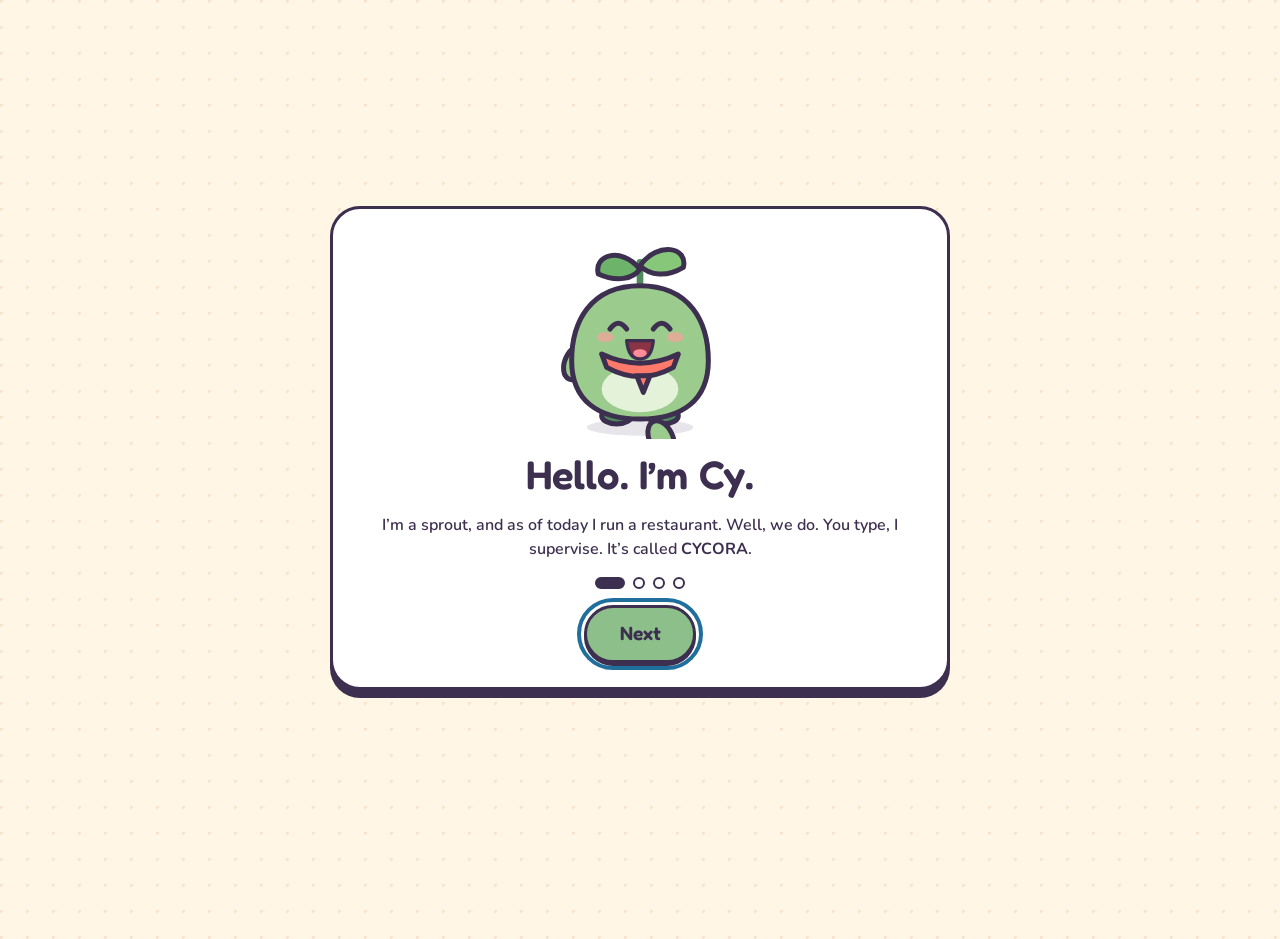
<file: cycora/index.html>
<!DOCTYPE html>
<html lang="en-GB" data-motion="full" data-text="m">
<head>
  <meta charset="utf-8" />
  <meta name="viewport" content="width=device-width, initial-scale=1" />
  <title>CYCORA · Build a restaurant. Master your typing. Save the planet.</title>
  <meta name="description" content="CYCORA is a cosy typing game: build a sustainable restaurant, master the keyboard and learn to cut food waste. Free, no sign-up, works offline." />
  <meta name="theme-color" content="#FFF6E6" />
  <meta property="og:type" content="website" />
  <meta property="og:title" content="CYCORA — Build a restaurant. Master your typing. Save the planet." />
  <meta property="og:description" content="A cosy typing game about running a sustainable restaurant. Free, no sign-up, progress stays on your device." />
  <meta property="og:image" content="tanzilgargg.github.io/Tanzil-Garg/cycora/icons/og-image.png" />
  <meta name="twitter:card" content="summary_large_image" />
  <link rel="manifest" href="manifest.webmanifest" />
  <link rel="apple-touch-icon" href="icons/icon-180.png" />
  <link rel="icon" href="data:image/svg+xml,%3Csvg xmlns='http://www.w3.org/2000/svg' viewBox='0 0 48 48'%3E%3Ccircle cx='24' cy='27' r='17' fill='%239CCB8E' stroke='%233D2F4F' stroke-width='3'/%3E%3Cpath d='M24 8C18 0 9 4 11 10c5 3 10 2 13-2zM24 7c5-8 14-5 13 2-5 3-10 2-13-2z' fill='%236DB36A' stroke='%233D2F4F' stroke-width='2.4'/%3E%3C/svg%3E" />
  <link rel="stylesheet" href="fonts/fonts.css" />
  <link rel="stylesheet" href="css/base.css" />
  <link rel="stylesheet" href="css/hq.css" />
  <link rel="stylesheet" href="css/play.css" />
  <link rel="stylesheet" href="css/screens.css" />
  <link rel="stylesheet" href="css/features.css" />
</head>
<body>
  <a class="skip" href="#screen">Skip to content</a>
  <header id="topbar" class="topbar"></header>
  <main id="screen" tabindex="-1"></main>
  <div id="toasts" class="toasts" aria-live="polite"></div>
  <footer class="site-footer"><a href="#/about">About, privacy &amp; sources</a><span aria-hidden="true">·</span><span>Progress is saved only on this device</span></footer>
  <div id="sr-live" class="sr-only" aria-live="polite"></div>
  <noscript><p style="padding:2rem;font-family:sans-serif">CYCORA needs JavaScript turned on to play.</p></noscript>

  <!-- core -->
  <script src="js/core/util.js"></script>
  <script src="js/core/store.js"></script>
  <script src="js/core/audio.js"></script>
  <!-- art -->
  <script src="js/art/characters.js"></script>
  <script src="js/art/scenes.js"></script>
  <script src="js/core/fx.js"></script>
  <!-- content -->
  <script src="js/data/worlds.js"></script>
  <script src="js/data/meta.js"></script>
  <!-- systems -->
  <script src="js/systems/progress.js"></script>
  <script src="js/systems/planet.js"></script>
  <!-- engine -->
  <script src="js/engine/typing.js"></script>
  <script src="js/engine/keyboard.js"></script>
  <!-- game -->
  <script src="js/game/play.js"></script>
  <script src="js/game/lesson.js"></script>
  <!-- screens -->
  <script src="js/screens/hq.js"></script>
  <script src="js/screens/world.js"></script>
  <script src="js/screens/misc.js"></script>
  <script src="js/screens/licence.js"></script>
  <script src="js/screens/race.js"></script>
  <script src="js/screens/planet.js"></script>
  <script src="js/screens/about.js"></script>
  <script src="js/app.js"></script>
</body>
</html>
</file>
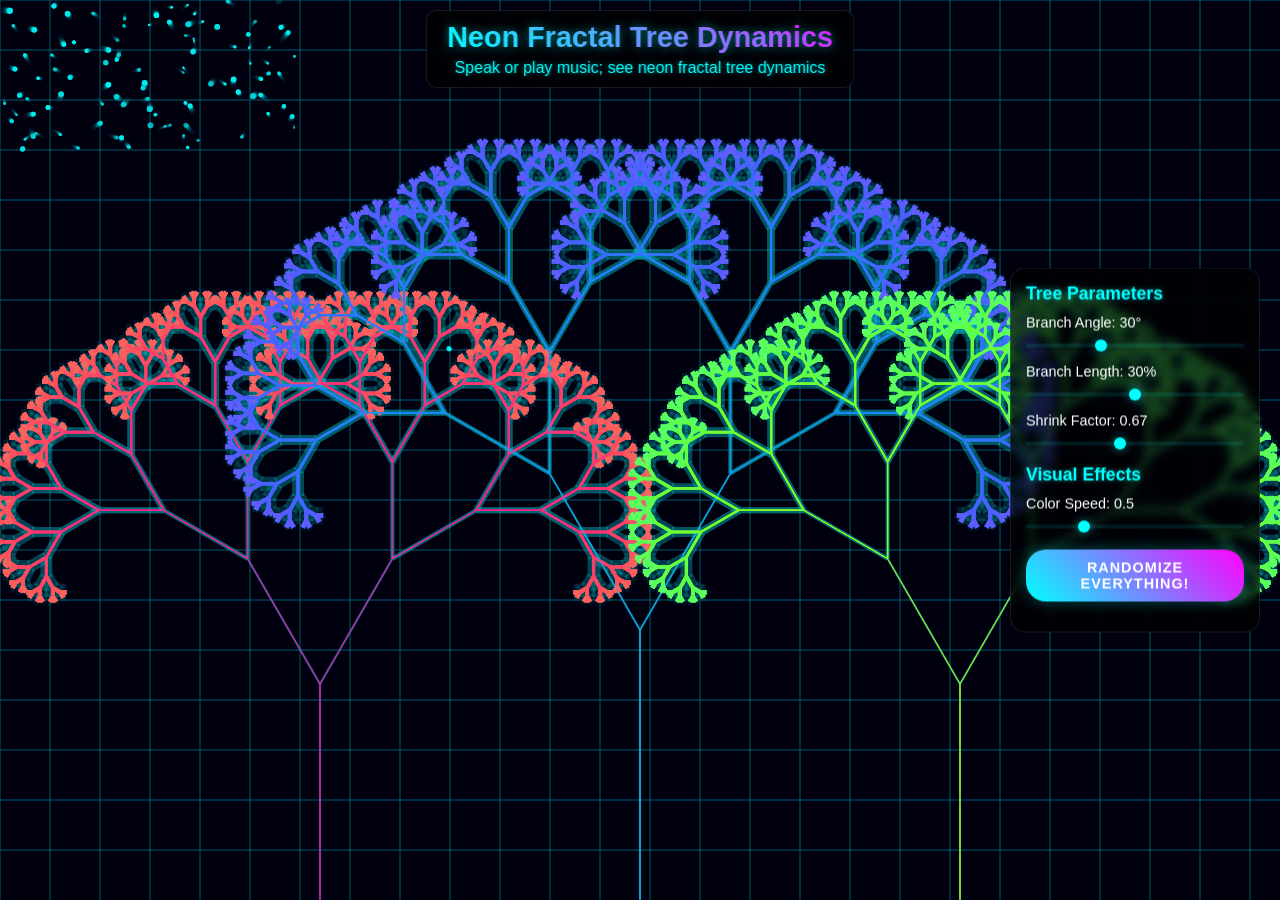
<file: Portfolio/Programming/Neon Fractal Tree/index.html>
<!DOCTYPE html>
<html lang="en">
<head>
    <meta charset="UTF-8">
    <meta name="viewport" content="width=device-width, initial-scale=1.0">
    <title>Neon Fractal Tree Dynamics</title>
    <link rel="stylesheet" href="styles.css">
    <script>
        if (window.localStorage.getItem("site-view-mode") === "dark") {
            document.documentElement.classList.add("site-dark");
        }
    </script>
</head>
<body>
    <div class="title-container">
        <h1>Neon Fractal Tree Dynamics</h1>
        <p class="instructions">Speak or play music; see neon fractal tree dynamics</p>
    </div>
    <div class="controls">
        <div class="control-group">
            <h3>Tree Parameters</h3>
            <div class="slider-container">
                <label>Branch Angle: <span id="angleValue">30°</span></label>
                <input type="range" id="angleSlider" min="0" max="90" value="30">
            </div>
            <div class="slider-container">
                <label>Branch Length: <span id="lengthValue">30%</span></label>
                <input type="range" id="lengthSlider" min="10" max="50" value="30">
            </div>
            <div class="slider-container">
                <label>Shrink Factor: <span id="shrinkValue">0.67</span></label>
                <input type="range" id="shrinkSlider" min="50" max="90" value="67">
            </div>
        </div>
        <div class="control-group">
            <h3>Visual Effects</h3>
            <div class="slider-container">
                <label>Color Speed: <span id="speedValue">0.5</span></label>
                <input type="range" id="speedSlider" min="0" max="20" value="5">
            </div>
            <button id="randomize" class="randomize-btn">Randomize Everything!</button>
        </div>
    </div>
    <canvas id="canvas"></canvas>
    <script src="sketch.js"></script>
</body>
</html>
</file>
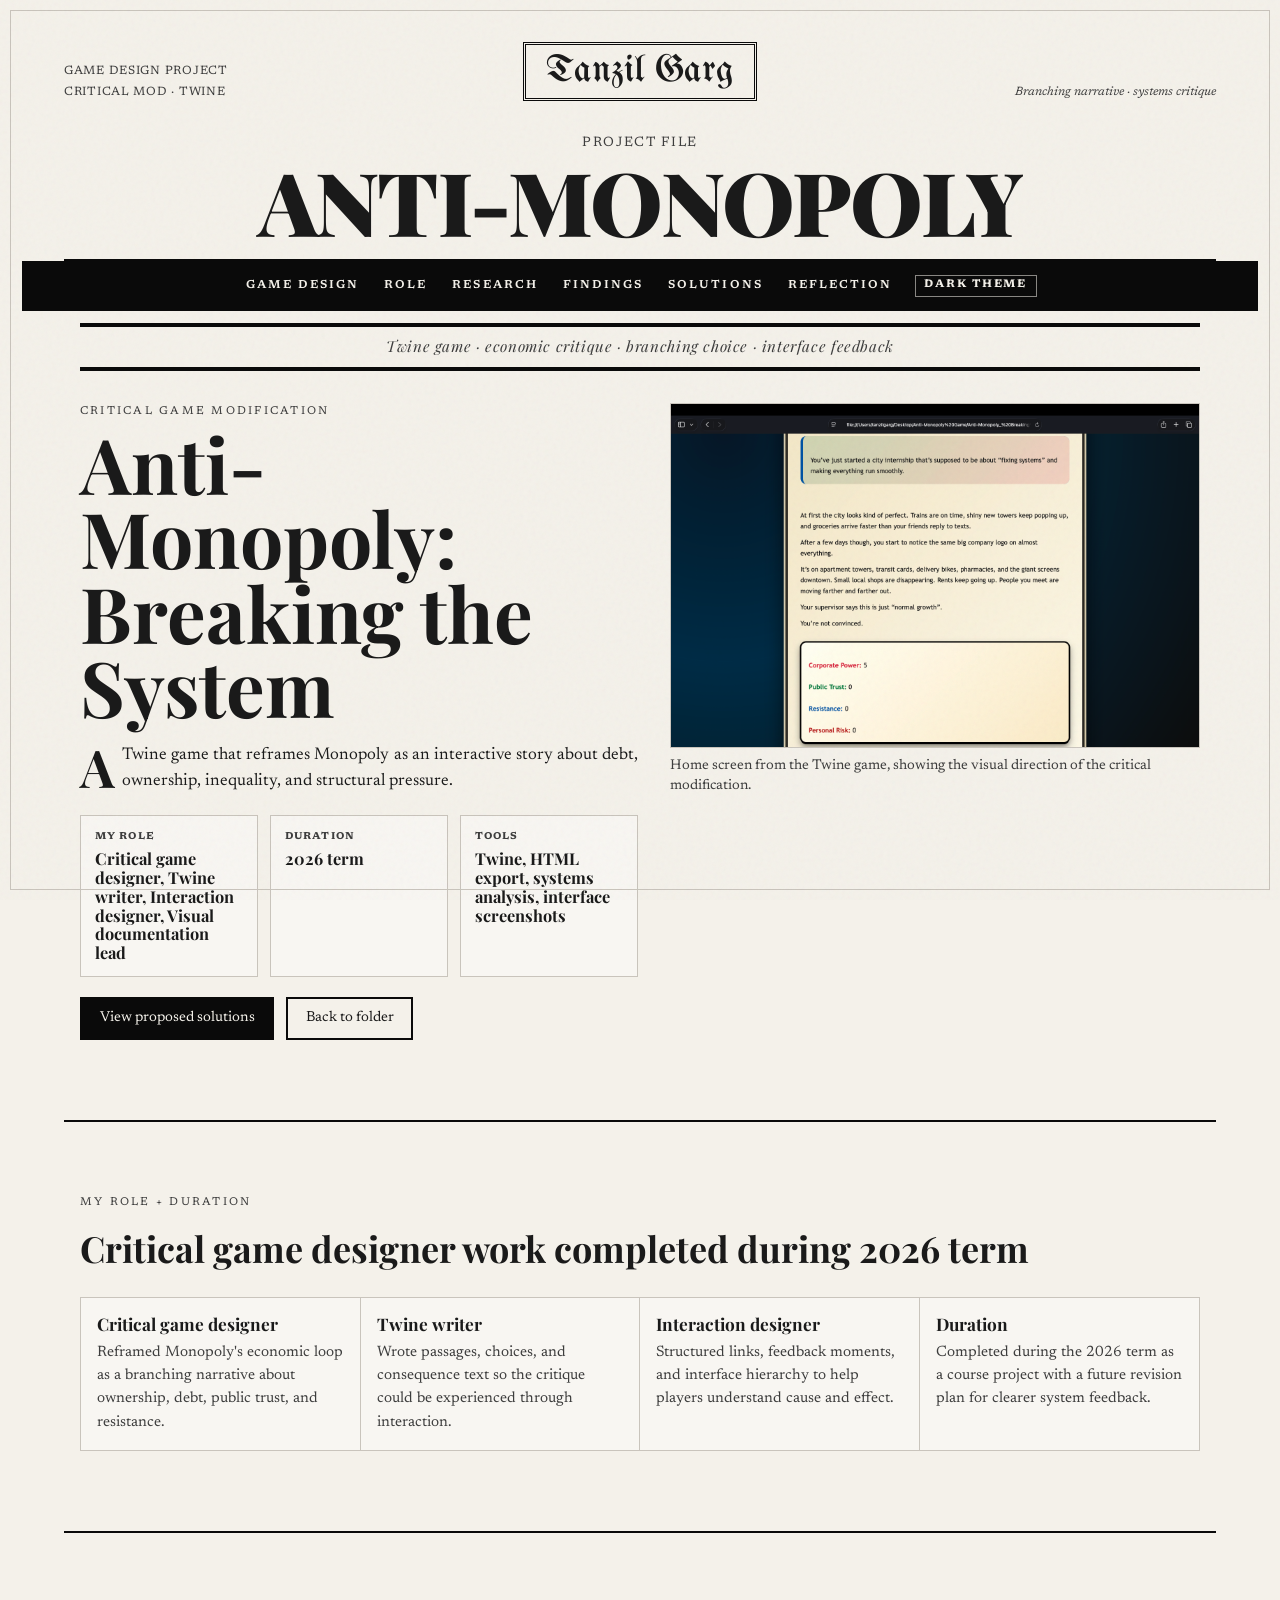
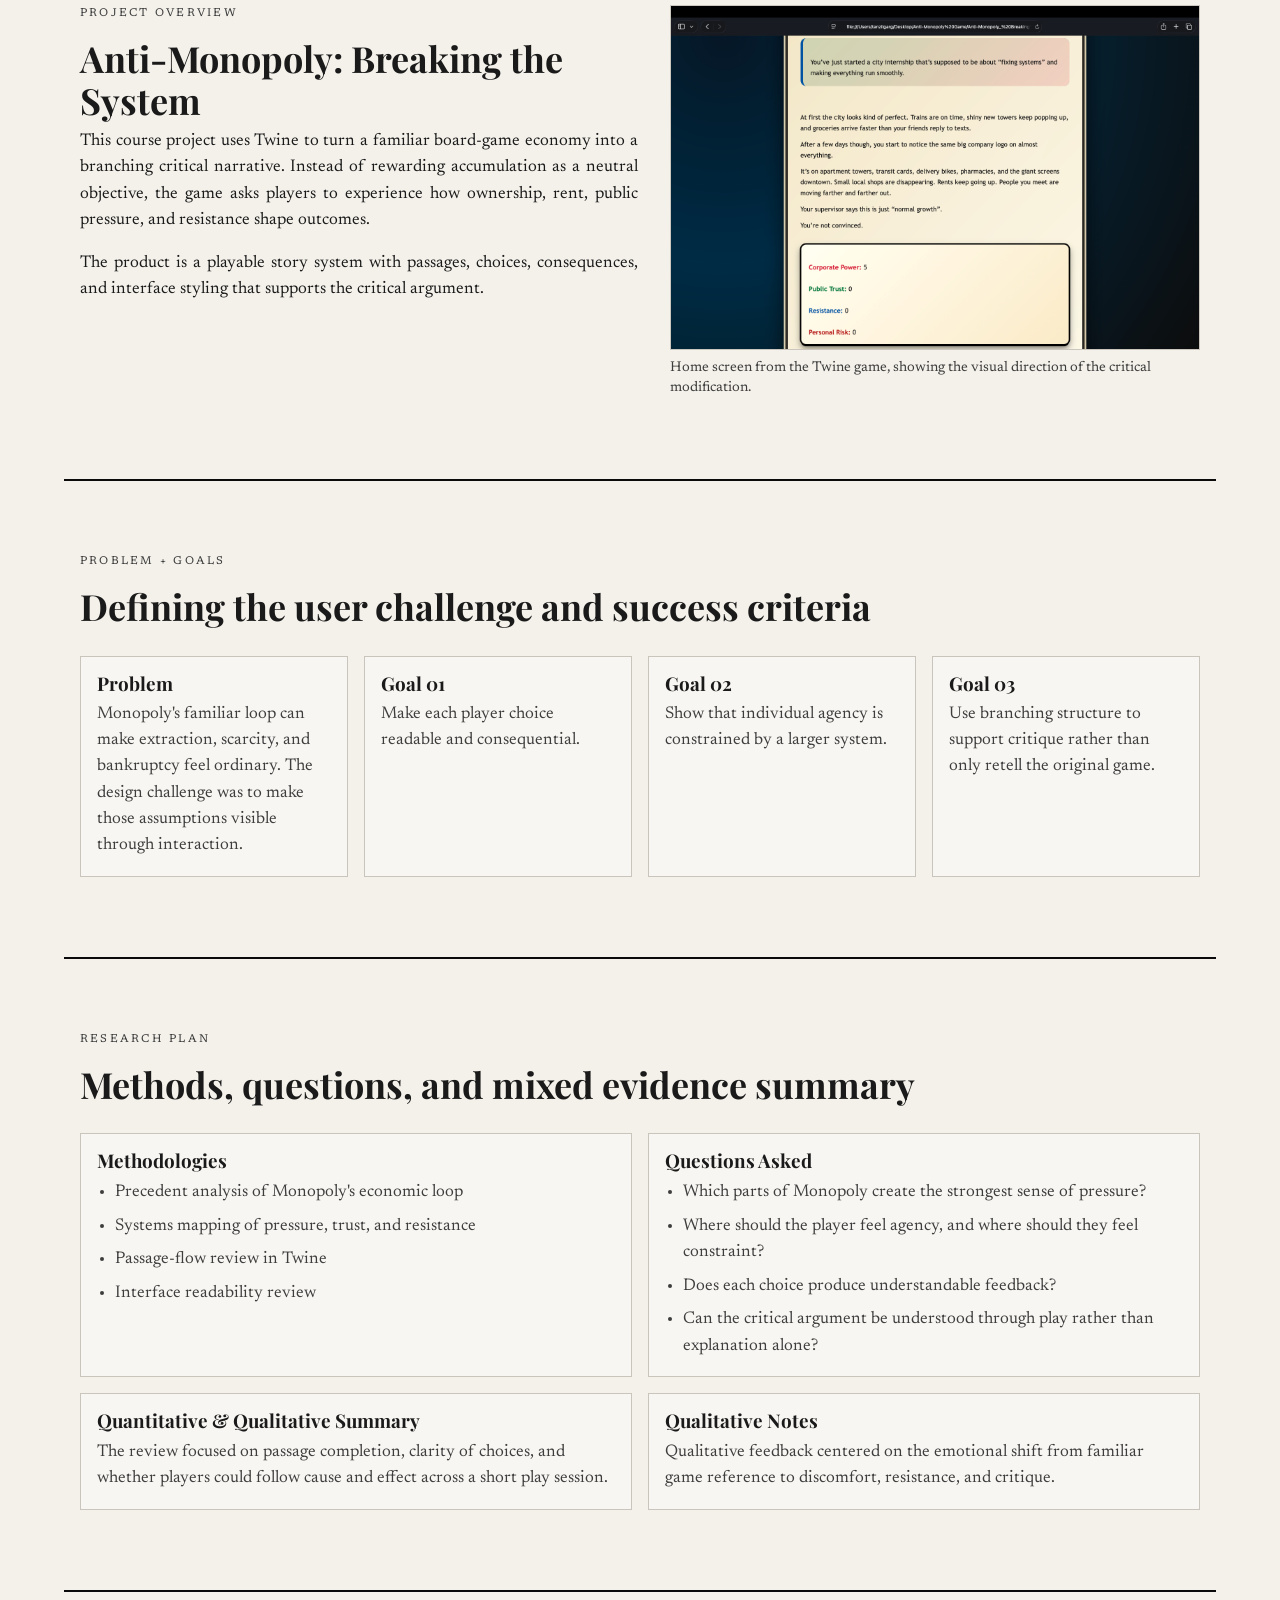
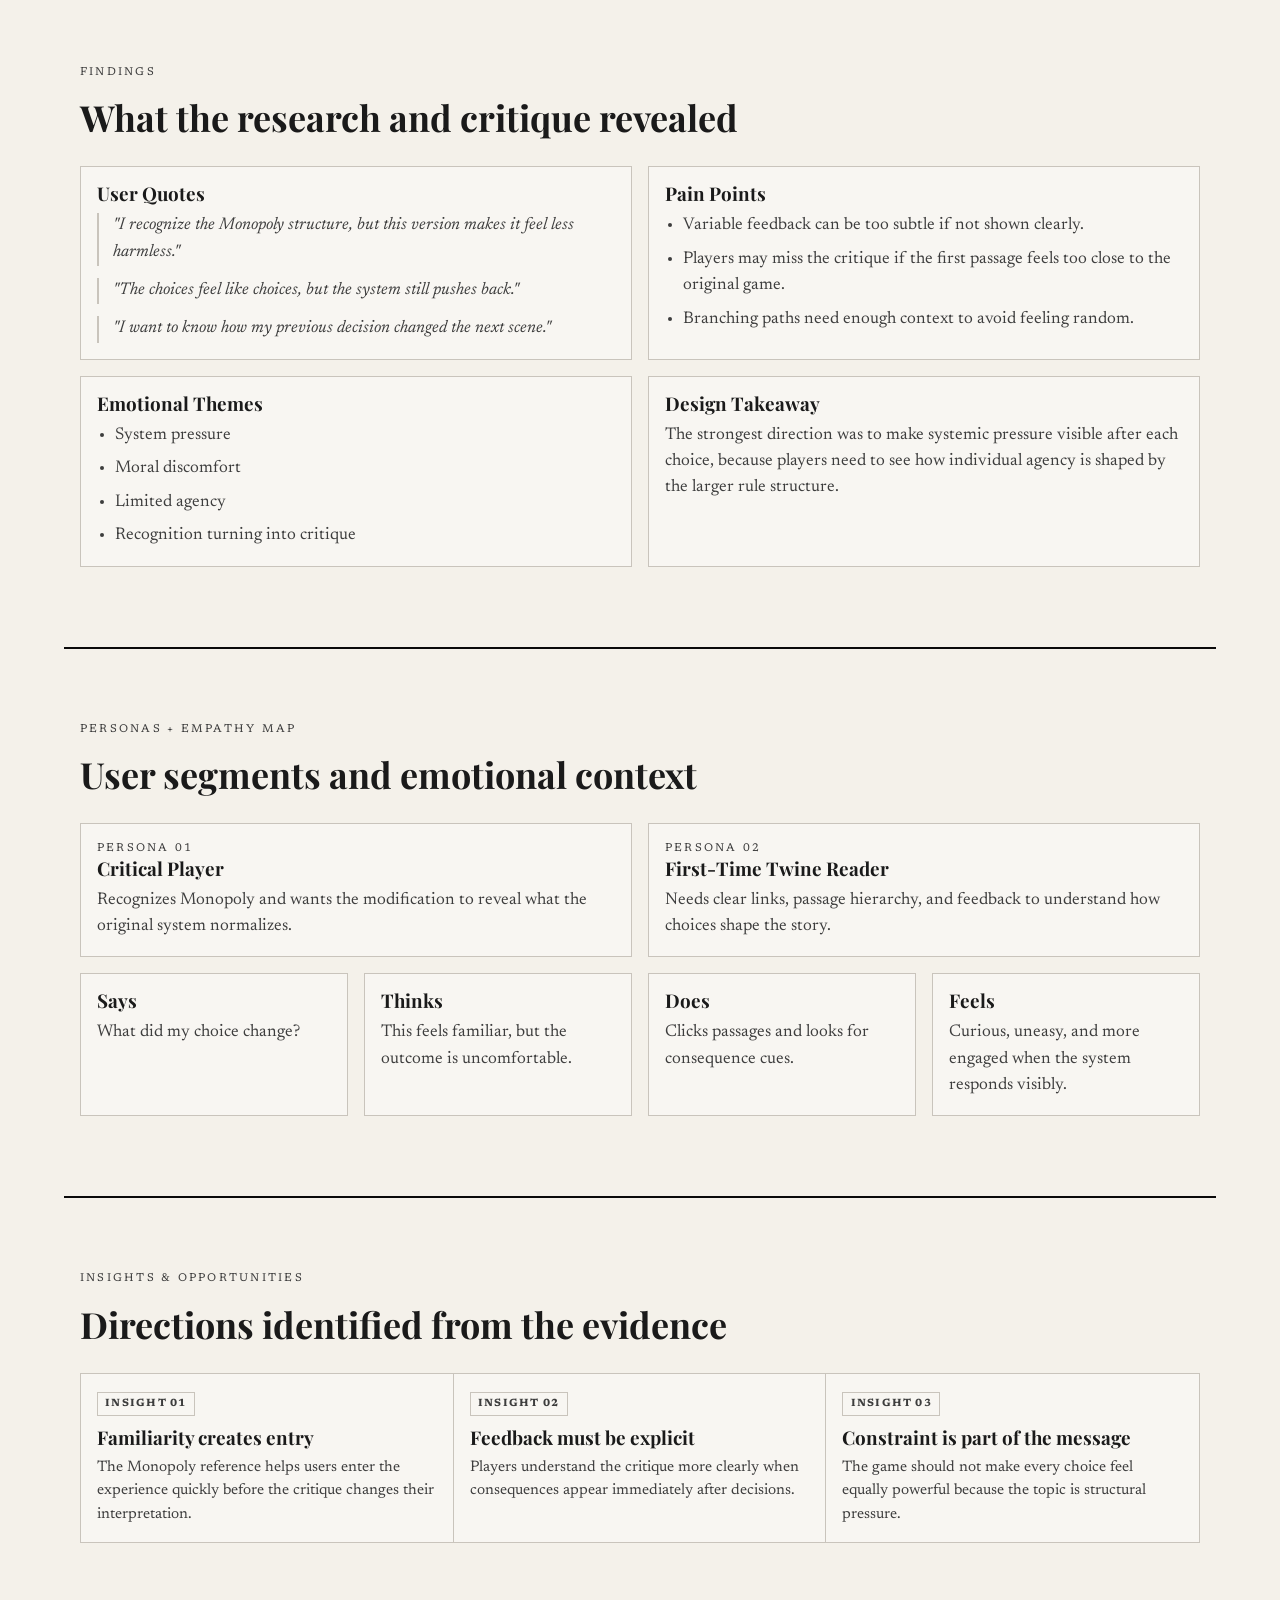
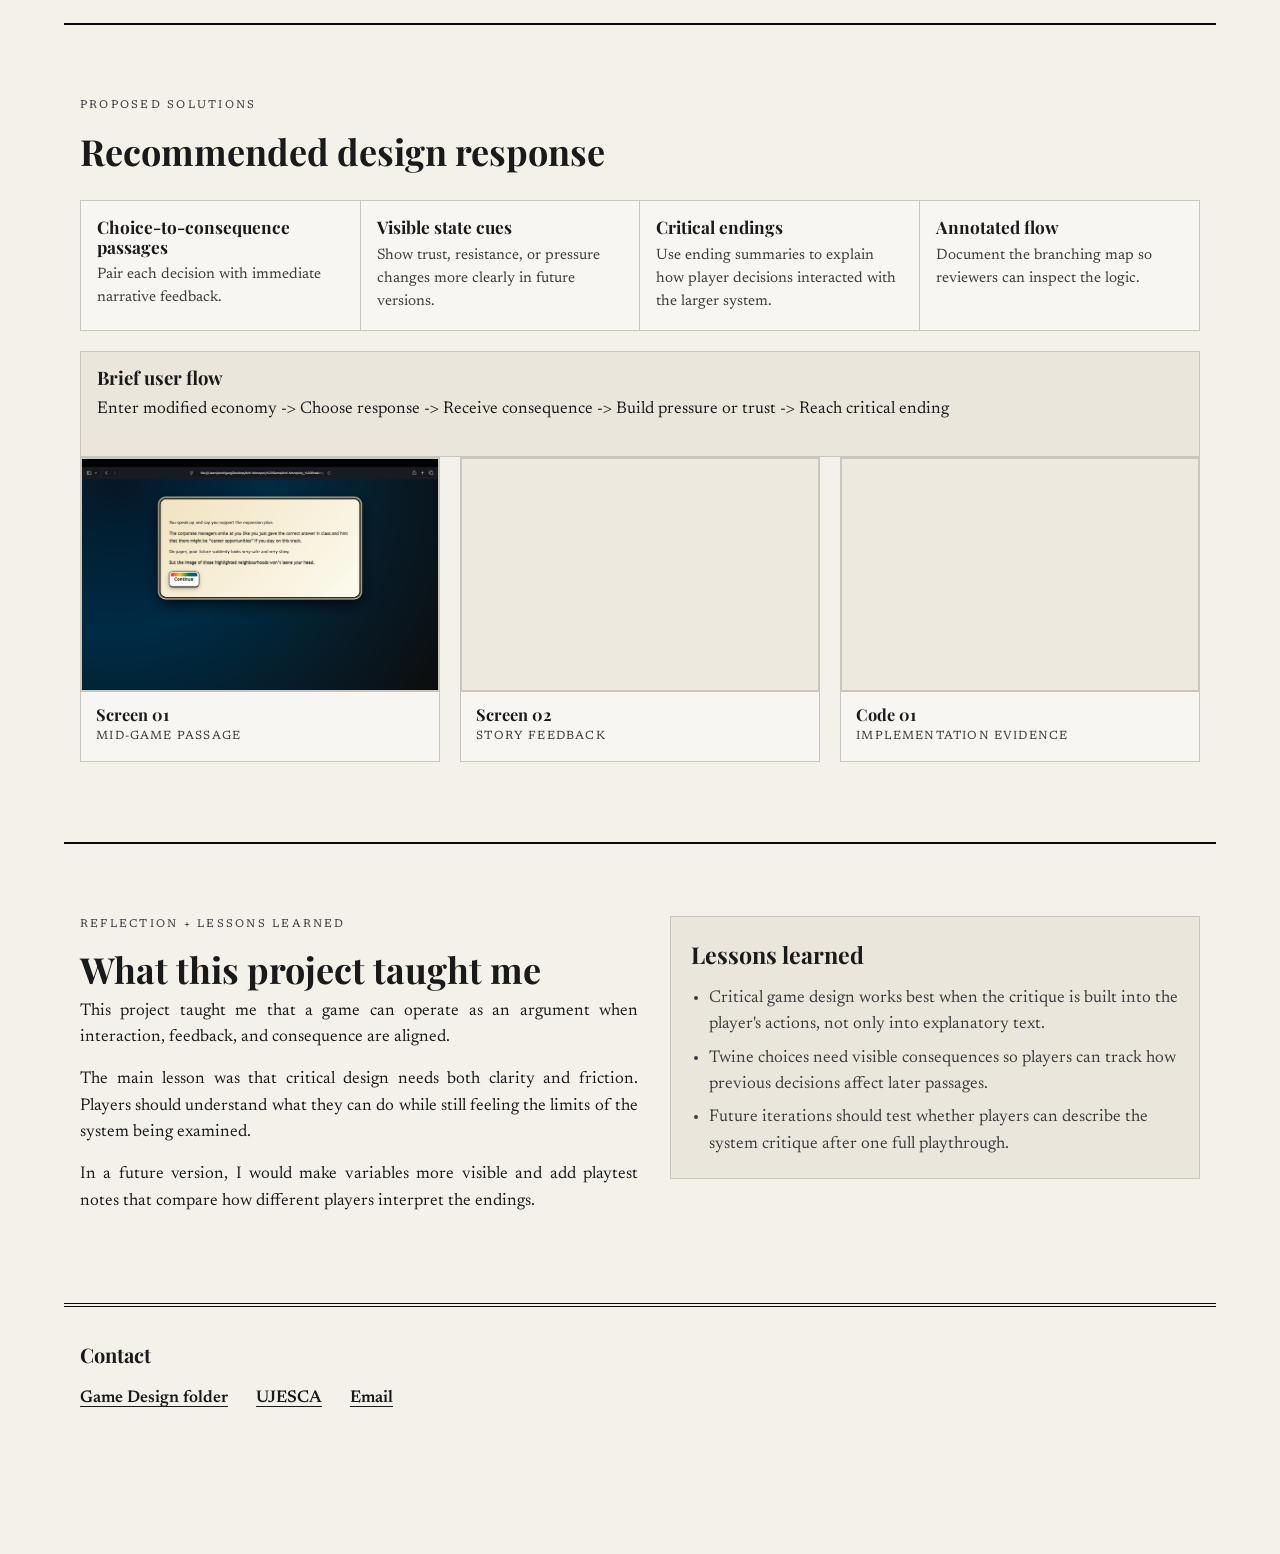
<file: Portfolio/anti-monopoly.html>
<!DOCTYPE html>
<html lang="en">
<head>
  <meta charset="UTF-8">
  <meta name="viewport" content="width=device-width, initial-scale=1.0">
  <meta name="description" content="Anti-Monopoly: Breaking the System website case study by Tanzil Garg: a critical Twine modification of Monopoly.">
  <title>Anti-Monopoly | Tanzil Garg</title>
  <link rel="preconnect" href="https://fonts.googleapis.com">
  <link rel="preconnect" href="https://fonts.gstatic.com" crossorigin>
  <link href="https://fonts.googleapis.com/css2?family=Newsreader:ital,opsz,wght@0,6..72,400;0,6..72,600;0,6..72,700;1,6..72,400&family=Playfair+Display:ital,wght@0,400;0,700;0,900;1,400&family=UnifrakturMaguntia&display=swap" rel="stylesheet">
  <link rel="stylesheet" href="style.css">
</head>
<body>
  <a class="skip-link" href="#main-content">Skip to main content</a>
  <div class="page-frame" aria-hidden="true"></div>

  <header class="masthead" role="banner">
    <div class="masthead__grid">
      <div class="masthead__meta masthead__meta--left">
        <span>Game design project</span>
        <span>Critical mod · Twine</span>
      </div>
      <div class="masthead__emblem">
        <span class="masthead__blackletter">Tanzil Garg</span>
      </div>
      <div class="masthead__meta masthead__meta--right">
        <span class="masthead__line">Branching narrative · systems critique</span>
      </div>
    </div>
    <p class="masthead__subline">
      <span class="masthead__journal">Project file</span>
      <span class="masthead__edition" aria-hidden="true">ANTI-MONOPOLY</span>
      <span class="visually-hidden">Anti-Monopoly</span>
    </p>
  </header>

  <nav class="site-nav" id="site-navigation" aria-label="Primary">
    <ul class="site-nav__list">
      <li><a class="site-nav__link" href="game-design-projects.html">Game Design</a></li>
      <li><a class="site-nav__link" href="#role-duration" data-section="role-duration">Role</a></li>
      <li><a class="site-nav__link" href="#research-plan" data-section="research-plan">Research</a></li>
      <li><a class="site-nav__link" href="#findings" data-section="findings">Findings</a></li>
      <li><a class="site-nav__link" href="#solutions" data-section="solutions">Solutions</a></li>
      <li><a class="site-nav__link" href="#reflection" data-section="reflection">Reflection</a></li>
      <li>
        <button class="theme-toggle" type="button" aria-pressed="false" aria-label="Switch to dark color theme">Dark Theme</button>
      </li>
    </ul>
  </nav>

  <div class="headline-band">
    <hr class="rule rule--thick">
    <p class="headline-band__kicker">Twine game · economic critique · branching choice · interface feedback</p>
    <hr class="rule rule--thick">
  </div>

  <main id="main-content">
    <section class="section project-case-hero" id="overview" aria-labelledby="project-title">
      <div class="project-case-hero__grid">
        <article class="project-case-hero__copy" data-reveal>
          <p class="section__label">Critical game modification</p>
          <h1 class="project-case-hero__title" id="project-title">Anti-Monopoly: Breaking the System</h1>
          <p class="project-case-hero__lead text-justify"><span class="drop-cap">A</span> Twine game that reframes Monopoly as an interactive story about debt, ownership, inequality, and structural pressure.</p>
          <div class="project-case-facts" aria-label="Project facts">
            <article><span>My role</span><strong>Critical game designer, Twine writer, Interaction designer, Visual documentation lead</strong></article>
            <article><span>Duration</span><strong>2026 term</strong></article>
            <article><span>Tools</span><strong>Twine, HTML export, systems analysis, interface screenshots</strong></article>
          </div>
          <div class="project-case-hero__actions">
            <a class="btn btn--primary" href="#solutions">View proposed solutions</a>
            <a class="btn btn--ghost" href="game-design-projects.html">Back to folder</a>
          </div>
        </article>
        <figure class="project-case-hero__media" data-reveal>
          <img src="Game Design/Anti-Monopoly Game/Home Screen.png" alt="Anti-Monopoly Twine home screen" width="3024" height="1964" loading="eager" decoding="async">
          <figcaption class="figure-caption">Home screen from the Twine game, showing the visual direction of the critical modification.</figcaption>
        </figure>
      </div>
    </section>

    <hr class="rule rule--section">

    <section class="section project-case-section" id="role-duration" aria-labelledby="role-duration-title">
      <header class="section__header" data-reveal>
        <p class="section__label">My Role + Duration</p>
        <h2 class="section__title" id="role-duration-title">Critical game designer work completed during 2026 term</h2>
      </header>
      <div class="project-case-ledger" data-reveal>
        <article><strong>Critical game designer</strong><p>Reframed Monopoly's economic loop as a branching narrative about ownership, debt, public trust, and resistance.</p></article>
        <article><strong>Twine writer</strong><p>Wrote passages, choices, and consequence text so the critique could be experienced through interaction.</p></article>
        <article><strong>Interaction designer</strong><p>Structured links, feedback moments, and interface hierarchy to help players understand cause and effect.</p></article>
        <article><strong>Duration</strong><p>Completed during the 2026 term as a course project with a future revision plan for clearer system feedback.</p></article>
      </div>
    </section>

    <hr class="rule rule--section">

    <section class="section project-case-section" id="project-overview" aria-labelledby="project-overview-title">
      <div class="project-case-columns">
        <article data-reveal>
          <p class="section__label">Project Overview</p>
          <h2 class="section__title" id="project-overview-title">Anti-Monopoly: Breaking the System</h2>
          <p class="text-justify">This course project uses Twine to turn a familiar board-game economy into a branching critical narrative. Instead of rewarding accumulation as a neutral objective, the game asks players to experience how ownership, rent, public pressure, and resistance shape outcomes.</p><p class="text-justify">The product is a playable story system with passages, choices, consequences, and interface styling that supports the critical argument.</p>
        </article>
        <figure class="project-case-image" data-reveal>
          <img src="Game Design/Anti-Monopoly Game/Home Screen.png" alt="Anti-Monopoly Twine home screen" width="3024" height="1964" loading="lazy" decoding="async">
          <figcaption class="figure-caption">Home screen from the Twine game, showing the visual direction of the critical modification.</figcaption>
        </figure>
      </div>
    </section>

    <hr class="rule rule--section">

    <section class="section project-case-section" id="problem-goals" aria-labelledby="problem-goals-title">
      <header class="section__header" data-reveal>
        <p class="section__label">Problem + Goals</p>
        <h2 class="section__title" id="problem-goals-title">Defining the user challenge and success criteria</h2>
      </header>
      <div class="ux-decision-grid" data-reveal>
        <article><h3>Problem</h3><p>Monopoly's familiar loop can make extraction, scarcity, and bankruptcy feel ordinary. The design challenge was to make those assumptions visible through interaction.</p></article>
        <article><h3>Goal 01</h3><p>Make each player choice readable and consequential.</p></article><article><h3>Goal 02</h3><p>Show that individual agency is constrained by a larger system.</p></article><article><h3>Goal 03</h3><p>Use branching structure to support critique rather than only retell the original game.</p></article>
      </div>
    </section>

    <hr class="rule rule--section">

    <section class="section project-case-section" id="research-plan" aria-labelledby="research-plan-title">
      <header class="section__header" data-reveal>
        <p class="section__label">Research Plan</p>
        <h2 class="section__title" id="research-plan-title">Methods, questions, and mixed evidence summary</h2>
      </header>
      <div class="case-study-detail-grid" data-reveal>
        <article><h3>Methodologies</h3><ul><li>Precedent analysis of Monopoly's economic loop</li><li>Systems mapping of pressure, trust, and resistance</li><li>Passage-flow review in Twine</li><li>Interface readability review</li></ul></article>
        <article><h3>Questions Asked</h3><ul><li>Which parts of Monopoly create the strongest sense of pressure?</li><li>Where should the player feel agency, and where should they feel constraint?</li><li>Does each choice produce understandable feedback?</li><li>Can the critical argument be understood through play rather than explanation alone?</li></ul></article>
        <article><h3>Quantitative &amp; Qualitative Summary</h3><p>The review focused on passage completion, clarity of choices, and whether players could follow cause and effect across a short play session.</p></article>
        <article><h3>Qualitative Notes</h3><p>Qualitative feedback centered on the emotional shift from familiar game reference to discomfort, resistance, and critique.</p></article>
      </div>
    </section>

    <hr class="rule rule--section">

    <section class="section project-case-section" id="findings" aria-labelledby="findings-title">
      <header class="section__header" data-reveal>
        <p class="section__label">Findings</p>
        <h2 class="section__title" id="findings-title">What the research and critique revealed</h2>
      </header>
      <div class="case-study-detail-grid" data-reveal>
        <article><h3>User Quotes</h3><blockquote class="project-quote">"I recognize the Monopoly structure, but this version makes it feel less harmless."</blockquote><blockquote class="project-quote">"The choices feel like choices, but the system still pushes back."</blockquote><blockquote class="project-quote">"I want to know how my previous decision changed the next scene."</blockquote></article>
        <article><h3>Pain Points</h3><ul><li>Variable feedback can be too subtle if not shown clearly.</li><li>Players may miss the critique if the first passage feels too close to the original game.</li><li>Branching paths need enough context to avoid feeling random.</li></ul></article>
        <article><h3>Emotional Themes</h3><ul><li>System pressure</li><li>Moral discomfort</li><li>Limited agency</li><li>Recognition turning into critique</li></ul></article>
        <article><h3>Design Takeaway</h3><p>The strongest direction was to make systemic pressure visible after each choice, because players need to see how individual agency is shaped by the larger rule structure.</p></article>
      </div>
    </section>

    <hr class="rule rule--section">

    <section class="section project-case-section" id="personas-empathy" aria-labelledby="personas-empathy-title">
      <header class="section__header" data-reveal>
        <p class="section__label">Personas + Empathy Map</p>
        <h2 class="section__title" id="personas-empathy-title">User segments and emotional context</h2>
      </header>
      <div class="case-study-persona-grid" data-reveal>
        <article><p class="section__label">Persona 01</p><h3>Critical Player</h3><p>Recognizes Monopoly and wants the modification to reveal what the original system normalizes.</p></article><article><p class="section__label">Persona 02</p><h3>First-Time Twine Reader</h3><p>Needs clear links, passage hierarchy, and feedback to understand how choices shape the story.</p></article>
      </div>
      <div class="empathy-map" data-reveal>
        <article><strong>Says</strong><p>What did my choice change?</p></article>
        <article><strong>Thinks</strong><p>This feels familiar, but the outcome is uncomfortable.</p></article>
        <article><strong>Does</strong><p>Clicks passages and looks for consequence cues.</p></article>
        <article><strong>Feels</strong><p>Curious, uneasy, and more engaged when the system responds visibly.</p></article>
      </div>
    </section>

    <hr class="rule rule--section">

    <section class="section project-case-section" id="insights" aria-labelledby="insights-title">
      <header class="section__header" data-reveal>
        <p class="section__label">Insights &amp; Opportunities</p>
        <h2 class="section__title" id="insights-title">Directions identified from the evidence</h2>
      </header>
      <ol class="growth-case-steps" data-reveal>
        <li><span class="growth-case-steps__stage">Insight 01</span><h3>Familiarity creates entry</h3><p>The Monopoly reference helps users enter the experience quickly before the critique changes their interpretation.</p></li><li><span class="growth-case-steps__stage">Insight 02</span><h3>Feedback must be explicit</h3><p>Players understand the critique more clearly when consequences appear immediately after decisions.</p></li><li><span class="growth-case-steps__stage">Insight 03</span><h3>Constraint is part of the message</h3><p>The game should not make every choice feel equally powerful because the topic is structural pressure.</p></li>
      </ol>
    </section>

    <hr class="rule rule--section">

    <section class="section project-case-section" id="solutions" aria-labelledby="solutions-title">
      <header class="section__header" data-reveal>
        <p class="section__label">Proposed Solutions</p>
        <h2 class="section__title" id="solutions-title">Recommended design response</h2>
      </header>
      <div class="project-case-ledger" data-reveal>
        <article><strong>Choice-to-consequence passages</strong><p>Pair each decision with immediate narrative feedback.</p></article><article><strong>Visible state cues</strong><p>Show trust, resistance, or pressure changes more clearly in future versions.</p></article><article><strong>Critical endings</strong><p>Use ending summaries to explain how player decisions interacted with the larger system.</p></article><article><strong>Annotated flow</strong><p>Document the branching map so reviewers can inspect the logic.</p></article>
      </div>
      <div class="case-study-callout" data-reveal>
        <h3>Brief user flow</h3>
        <p>Enter modified economy -> Choose response -> Receive consequence -> Build pressure or trust -> Reach critical ending</p>
      </div>
      <div class="project-output-grid">
        <figure class="project-output" data-reveal><a href="Game Design/Anti-Monopoly Game/Mid Part.png"><img src="Game Design/Anti-Monopoly Game/Mid Part.png" alt="Anti-Monopoly mid-game passage screen" loading="lazy" decoding="async"></a><figcaption><strong>Screen 01</strong><span>Mid-game passage</span></figcaption></figure><figure class="project-output" data-reveal><a href="Game Design/Anti-Monopoly Game/Mid Story indicators.png"><img src="Game Design/Anti-Monopoly Game/Mid Story indicators.png" alt="Anti-Monopoly story indicator screen" loading="lazy" decoding="async"></a><figcaption><strong>Screen 02</strong><span>Story feedback</span></figcaption></figure><figure class="project-output" data-reveal><a href="Game Design/Anti-Monopoly Game/Code-1.png"><img src="Game Design/Anti-Monopoly Game/Code-1.png" alt="Anti-Monopoly Twine code screenshot" loading="lazy" decoding="async"></a><figcaption><strong>Code 01</strong><span>Implementation evidence</span></figcaption></figure>
      </div>
    </section>

    <hr class="rule rule--section">

    <section class="section project-case-section" id="reflection" aria-labelledby="reflection-title">
      <div class="project-case-columns">
        <article data-reveal>
          <p class="section__label">Reflection + Lessons Learned</p>
          <h2 class="section__title" id="reflection-title">What this project taught me</h2>
          <p class="text-justify">This project taught me that a game can operate as an argument when interaction, feedback, and consequence are aligned.</p><p class="text-justify">The main lesson was that critical design needs both clarity and friction. Players should understand what they can do while still feeling the limits of the system being examined.</p><p class="text-justify">In a future version, I would make variables more visible and add playtest notes that compare how different players interpret the endings.</p>
        </article>
        <aside class="project-case-notes" data-reveal>
          <h3>Lessons learned</h3>
          <ul>
            <li>Critical game design works best when the critique is built into the player's actions, not only into explanatory text.</li>
            <li>Twine choices need visible consequences so players can track how previous decisions affect later passages.</li>
            <li>Future iterations should test whether players can describe the system critique after one full playthrough.</li>
          </ul>
        </aside>
      </div>
    </section>
  </main>

  <footer class="site-footer" id="contact" role="contentinfo" aria-labelledby="footer-contact-title">
    <div class="site-footer__inner">
      <h2 class="site-footer__title" id="footer-contact-title">Contact</h2>
      <ul class="site-footer__links" data-reveal>
        <li><a href="game-design-projects.html">Game Design folder</a></li>
        <li><a href="ujesca.html">UJESCA</a></li>
        <li><a href="mailto:tanzilgarg14@gmail.com">Email</a></li>
      </ul>
      <p class="site-footer__copyright" data-reveal>&copy; <span id="currentYear">2026</span> Tanzil Garg. Student work; please cite if you reference this work.</p>
    </div>
  </footer>

  <script src="script.js" defer></script>
</body>
</html>
</file>
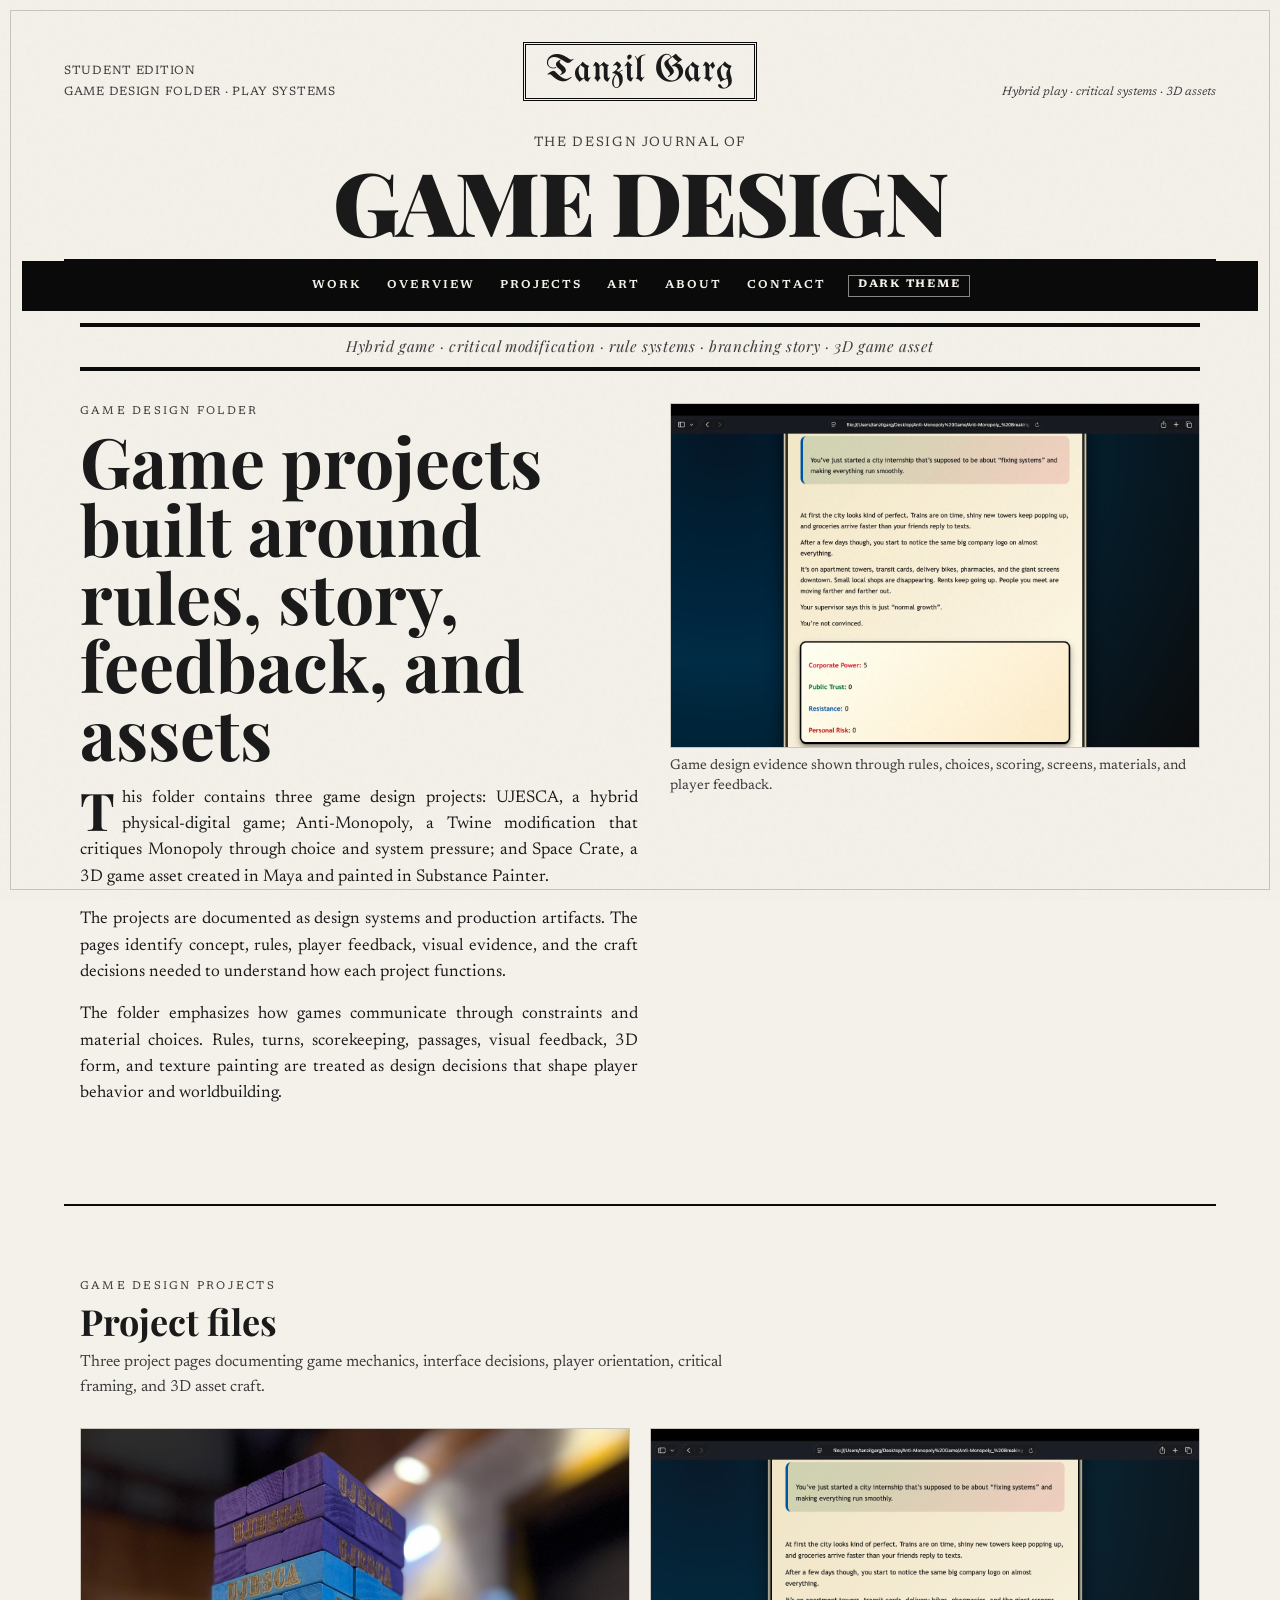
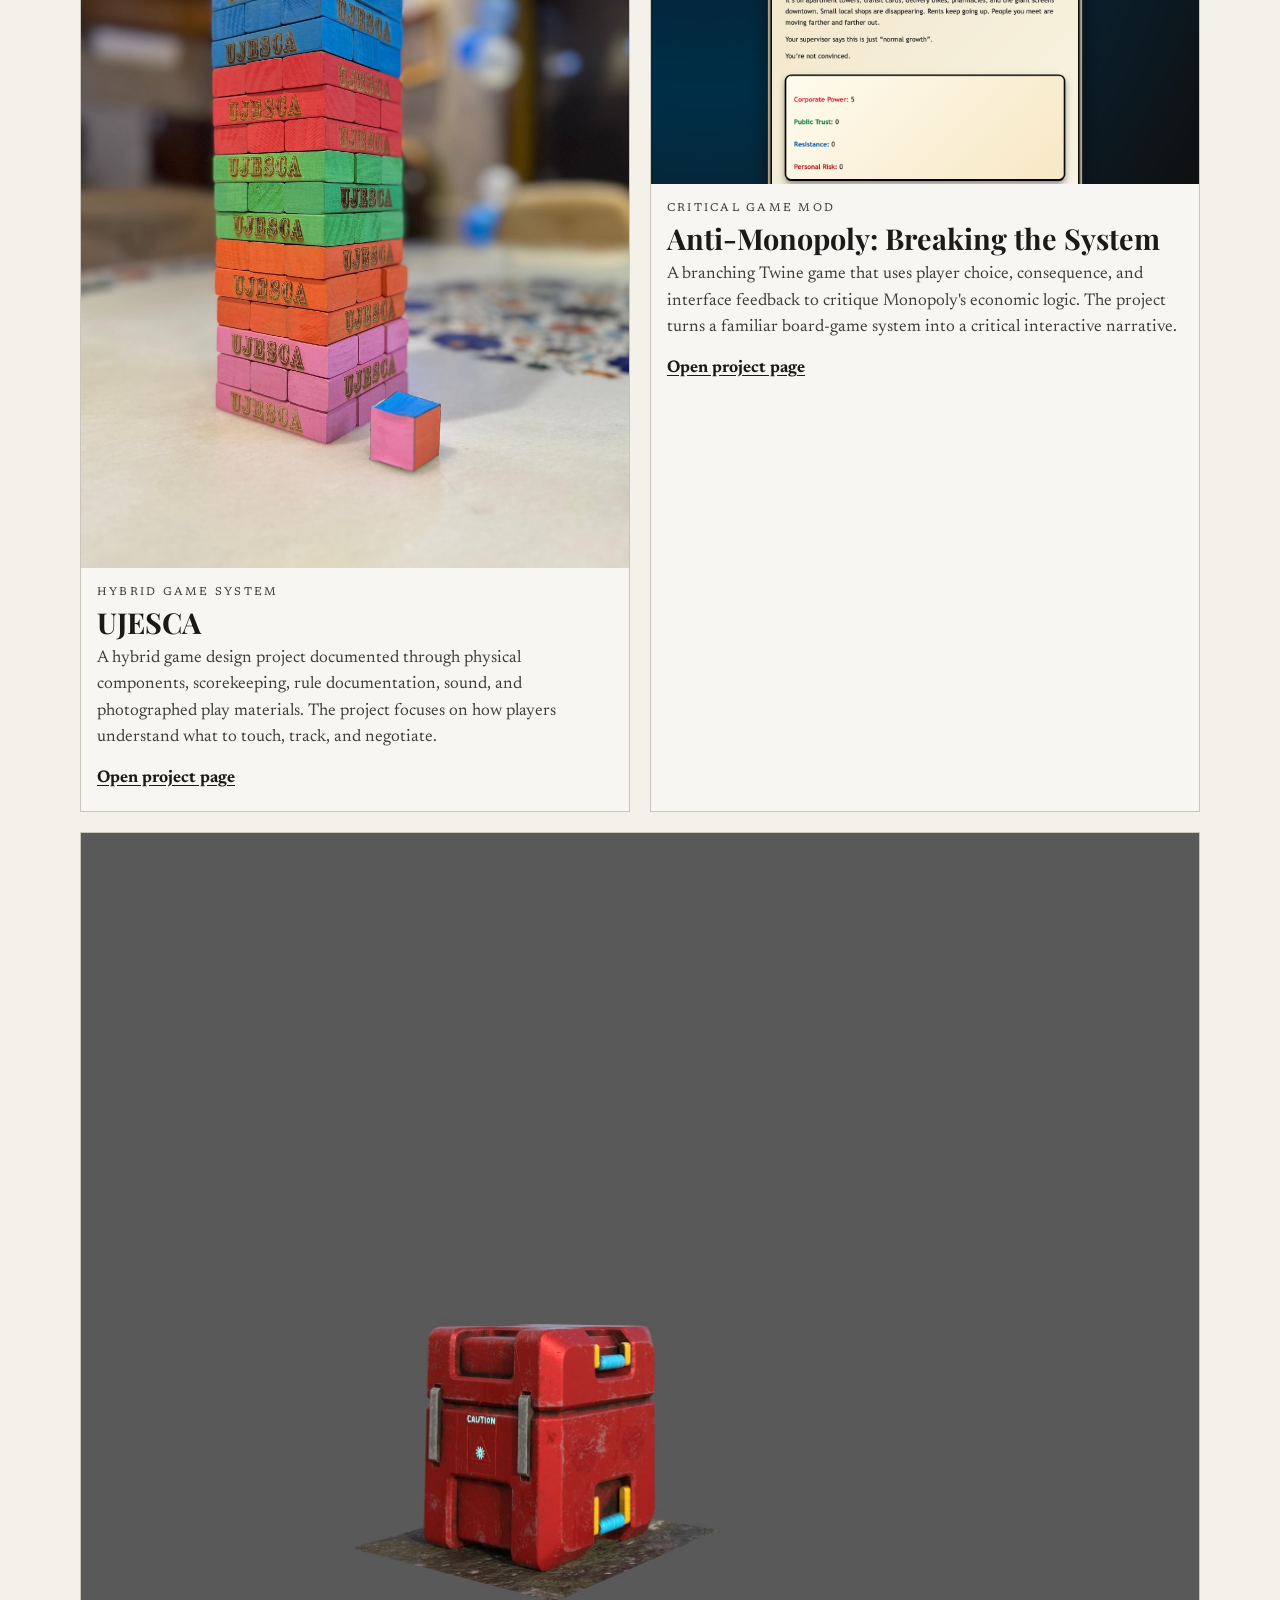
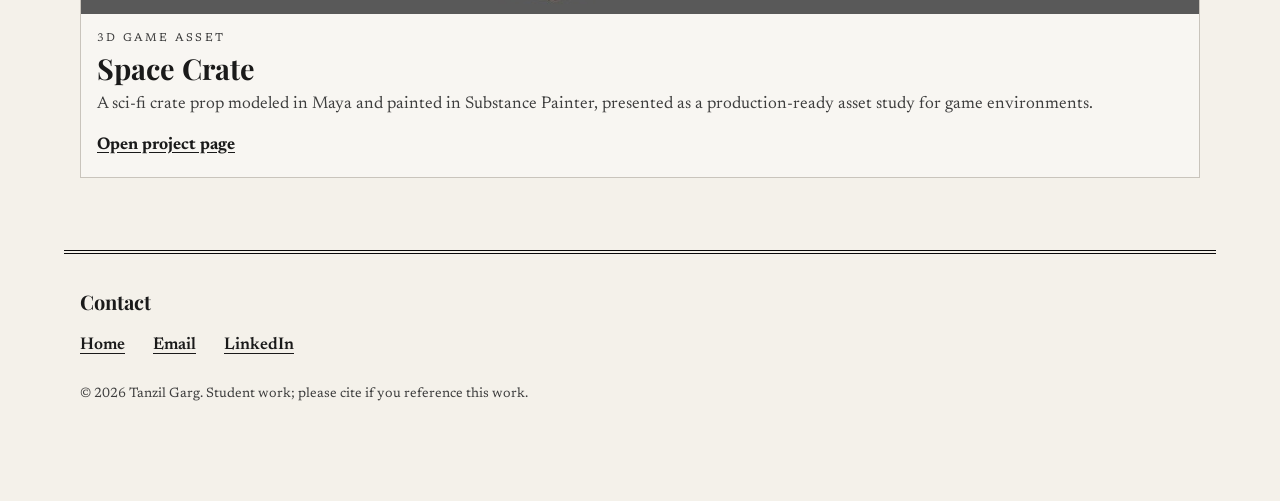
<file: Portfolio/game-design-projects.html>
<!DOCTYPE html>
<html lang="en">
<head>
  <meta charset="UTF-8">
  <meta name="viewport" content="width=device-width, initial-scale=1.0">
  <meta name="description" content="Game Design folder by Tanzil Garg, collecting UJESCA, Anti-Monopoly, and Space Crate game projects.">
  <title>Tanzil Garg | Game Design Projects</title>
  <link rel="preconnect" href="https://fonts.googleapis.com">
  <link rel="preconnect" href="https://fonts.gstatic.com" crossorigin>
  <link href="https://fonts.googleapis.com/css2?family=Newsreader:ital,opsz,wght@0,6..72,400;0,6..72,600;0,6..72,700;1,6..72,400&family=Playfair+Display:ital,wght@0,400;0,700;0,900;1,400&family=UnifrakturMaguntia&display=swap" rel="stylesheet">
  <link rel="stylesheet" href="style.css">
</head>
<body>
  <a class="skip-link" href="#main-content">Skip to main content</a>
  <div class="page-frame" aria-hidden="true"></div>

  <header class="masthead" role="banner">
    <div class="masthead__grid">
      <div class="masthead__meta masthead__meta--left">
        <span>Student edition</span>
        <span>Game Design folder · Play systems</span>
      </div>
      <div class="masthead__emblem">
        <span class="masthead__blackletter">Tanzil Garg</span>
      </div>
      <div class="masthead__meta masthead__meta--right">
        <span class="masthead__line">Hybrid play · critical systems · 3D assets</span>
      </div>
    </div>
    <p class="masthead__subline">
      <span class="masthead__journal">The design journal of</span>
      <span class="masthead__edition" aria-hidden="true">GAME DESIGN</span>
      <span class="visually-hidden">Game Design</span>
    </p>
  </header>

  <nav class="site-nav" id="site-navigation" aria-label="Primary">
    <ul class="site-nav__list">
      <li><a class="site-nav__link" href="index.html#selected-work">Work</a></li>
      <li><a class="site-nav__link" href="#game-overview" data-section="game-overview">Overview</a></li>
      <li><a class="site-nav__link" href="#game-gallery" data-section="game-gallery">Projects</a></li>
      <li><a class="site-nav__link" href="art-gallery.html">Art</a></li>
      <li><a class="site-nav__link" href="index.html#about">About</a></li>
      <li><a class="site-nav__link" href="#contact" data-section="contact">Contact</a></li>
      <li>
        <button class="theme-toggle" type="button" aria-pressed="false" aria-label="Switch to dark color theme">Dark Theme</button>
      </li>
    </ul>
  </nav>

  <div class="headline-band">
    <hr class="rule rule--thick">
    <p class="headline-band__kicker">Hybrid game · critical modification · rule systems · branching story · 3D game asset</p>
    <hr class="rule rule--thick">
  </div>

  <main id="main-content">
    <section class="section programming-hero" id="game-overview" aria-labelledby="game-title">
      <div class="programming-hero__grid">
        <article class="programming-hero__statement" data-reveal>
          <p class="section__label">Game Design folder</p>
          <h1 class="programming-hero__title" id="game-title">Game projects built around rules, story, feedback, and assets</h1>
          <p class="programming-hero__lead text-justify"><span class="drop-cap">T</span>his folder contains three game design projects: UJESCA, a hybrid physical-digital game; Anti-Monopoly, a Twine modification that critiques Monopoly through choice and system pressure; and Space Crate, a 3D game asset created in Maya and painted in Substance Painter.</p>
          <p class="text-justify">The projects are documented as design systems and production artifacts. The pages identify concept, rules, player feedback, visual evidence, and the craft decisions needed to understand how each project functions.</p>
          <p class="text-justify">The folder emphasizes how games communicate through constraints and material choices. Rules, turns, scorekeeping, passages, visual feedback, 3D form, and texture painting are treated as design decisions that shape player behavior and worldbuilding.</p>
        </article>

        <figure class="programming-hero__feature" data-reveal>
          <img src="Game Design/Anti-Monopoly Game/Home Screen.png" alt="Anti-Monopoly home screen for the Twine game" width="3024" height="1964" loading="eager" decoding="async">
          <figcaption class="figure-caption">Game design evidence shown through rules, choices, scoring, screens, materials, and player feedback.</figcaption>
        </figure>
      </div>
    </section>

    <hr class="rule rule--section">

    <section class="section programming-folder-section" id="game-gallery" aria-labelledby="game-gallery-title">
      <header class="section__header" data-reveal>
        <p class="section__label">Game design projects</p>
        <h2 class="section__title" id="game-gallery-title">Project files</h2>
        <p class="section__lede">Three project pages documenting game mechanics, interface decisions, player orientation, critical framing, and 3D asset craft.</p>
      </header>

      <div class="programming-project-grid">
        <article class="programming-project" id="ujesca" data-reveal>
          <a class="programming-project__media programming-project__media--portrait" href="ujesca.html">
            <img src="Game Design/UJESCA/UJESCA_1.jpg" alt="UJESCA game artifact cover" width="1030" height="1390" loading="lazy" decoding="async">
          </a>
          <div class="programming-project__body">
            <p class="section__label">Hybrid game system</p>
            <h3>UJESCA</h3>
            <p>A hybrid game design project documented through physical components, scorekeeping, rule documentation, sound, and photographed play materials. The project focuses on how players understand what to touch, track, and negotiate.</p>
            <a class="programming-project__link" href="ujesca.html">Open project page</a>
          </div>
        </article>

        <article class="programming-project" id="anti-monopoly" data-reveal>
          <a class="programming-project__media" href="anti-monopoly.html">
            <img src="Game Design/Anti-Monopoly Game/Home Screen.png" alt="Anti-Monopoly Twine home screen" width="3024" height="1964" loading="lazy" decoding="async">
          </a>
          <div class="programming-project__body">
            <p class="section__label">Critical game mod</p>
            <h3>Anti-Monopoly: Breaking the System</h3>
            <p>A branching Twine game that uses player choice, consequence, and interface feedback to critique Monopoly's economic logic. The project turns a familiar board-game system into a critical interactive narrative.</p>
            <a class="programming-project__link" href="anti-monopoly.html">Open project page</a>
          </div>
        </article>

        <article class="programming-project programming-project--wide" id="space-crate" data-reveal>
          <a class="programming-project__media" href="space-crate.html">
            <img src="Game Design/Space Crate.jpg" alt="Space Crate 3D game asset created in Maya and painted in Substance Painter" width="1113" height="778" loading="lazy" decoding="async">
          </a>
          <div class="programming-project__body">
            <p class="section__label">3D game asset</p>
            <h3>Space Crate</h3>
            <p>A sci-fi crate prop modeled in Maya and painted in Substance Painter, presented as a production-ready asset study for game environments.</p>
            <a class="programming-project__link" href="space-crate.html">Open project page</a>
          </div>
        </article>
      </div>
    </section>
  </main>

  <footer class="site-footer" id="contact" role="contentinfo" aria-labelledby="footer-contact-title">
    <div class="site-footer__inner">
      <h2 class="site-footer__title" id="footer-contact-title">Contact</h2>
      <ul class="site-footer__links" data-reveal>
        <li><a href="index.html">Home</a></li>
        <li><a href="mailto:tanzilgarg14@gmail.com">Email</a></li>
        <li><a href="https://www.linkedin.com/in/tanzilgarg/">LinkedIn</a></li>
      </ul>
      <p class="site-footer__copyright" data-reveal>&copy; <span id="currentYear">2026</span> Tanzil Garg. Student work; please cite if you reference this work.</p>
    </div>
  </footer>

  <script src="script.js" defer></script>
</body>
</html>
</file>
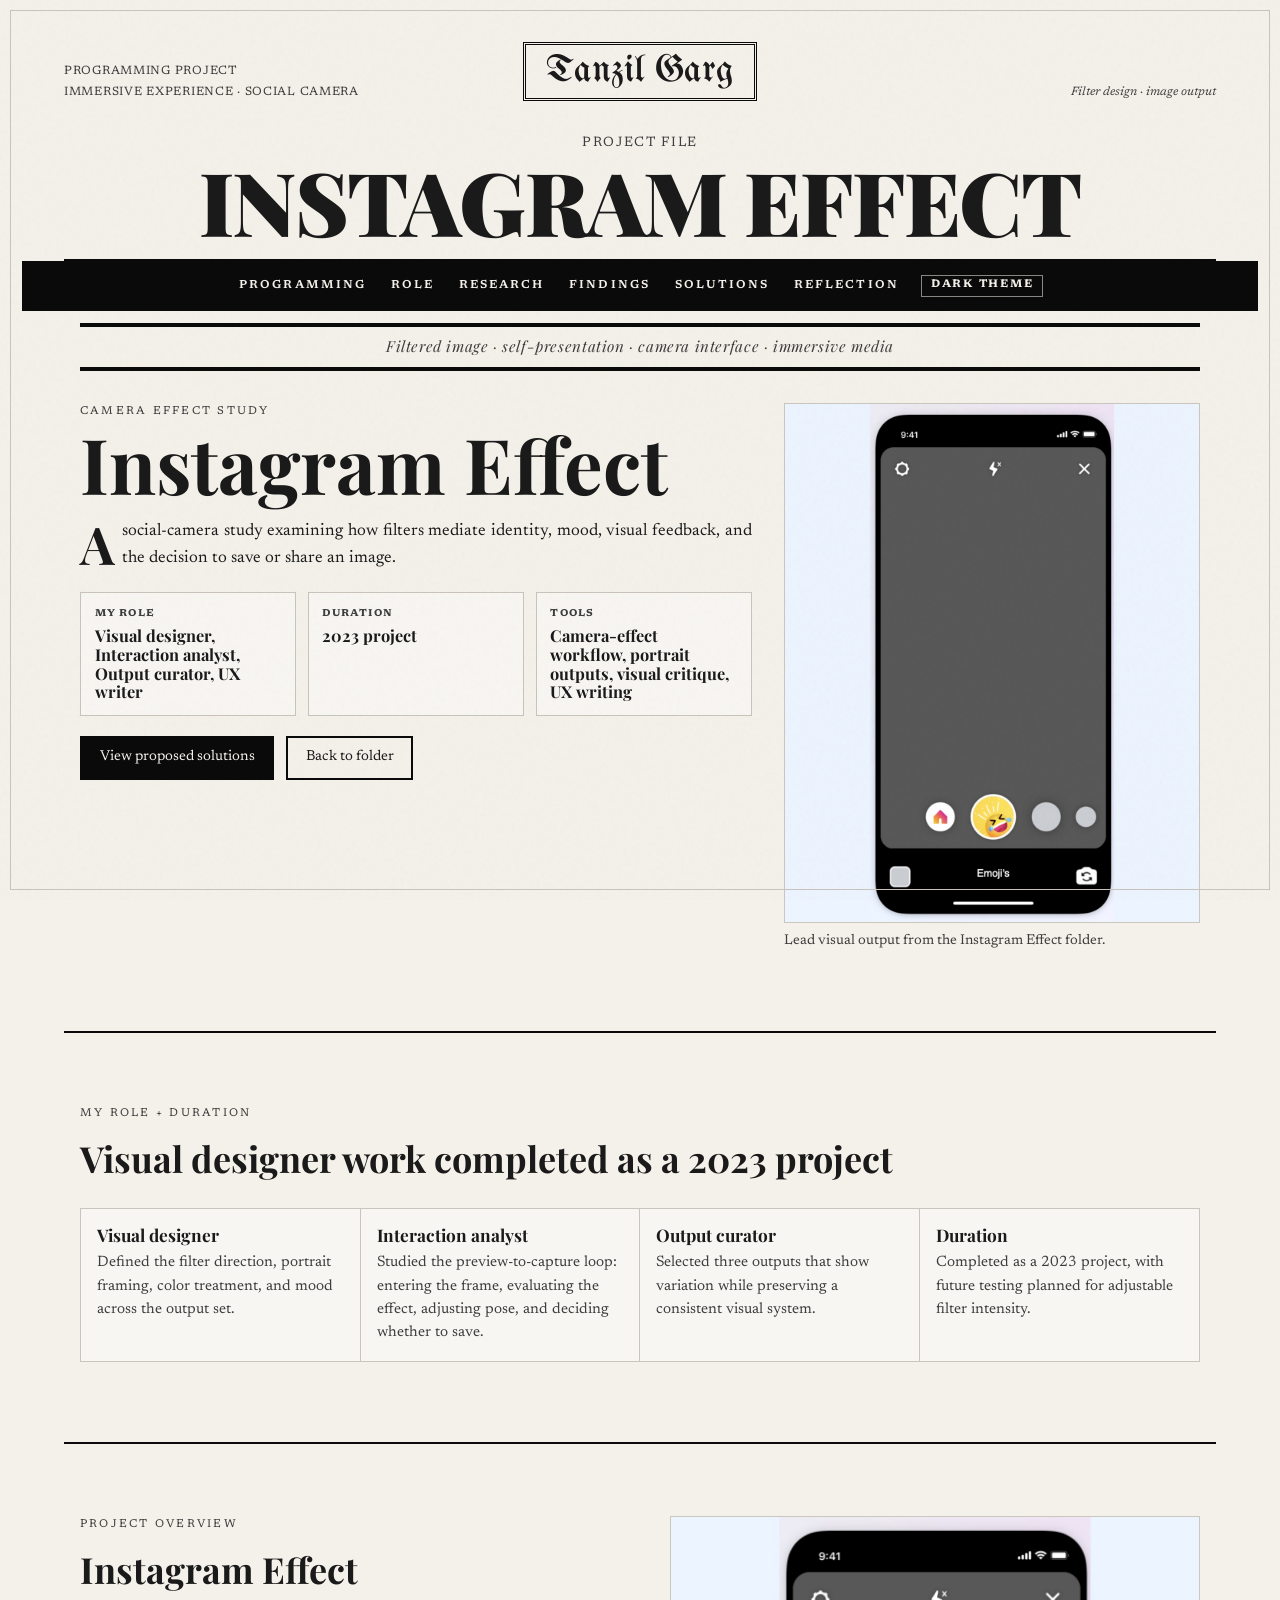
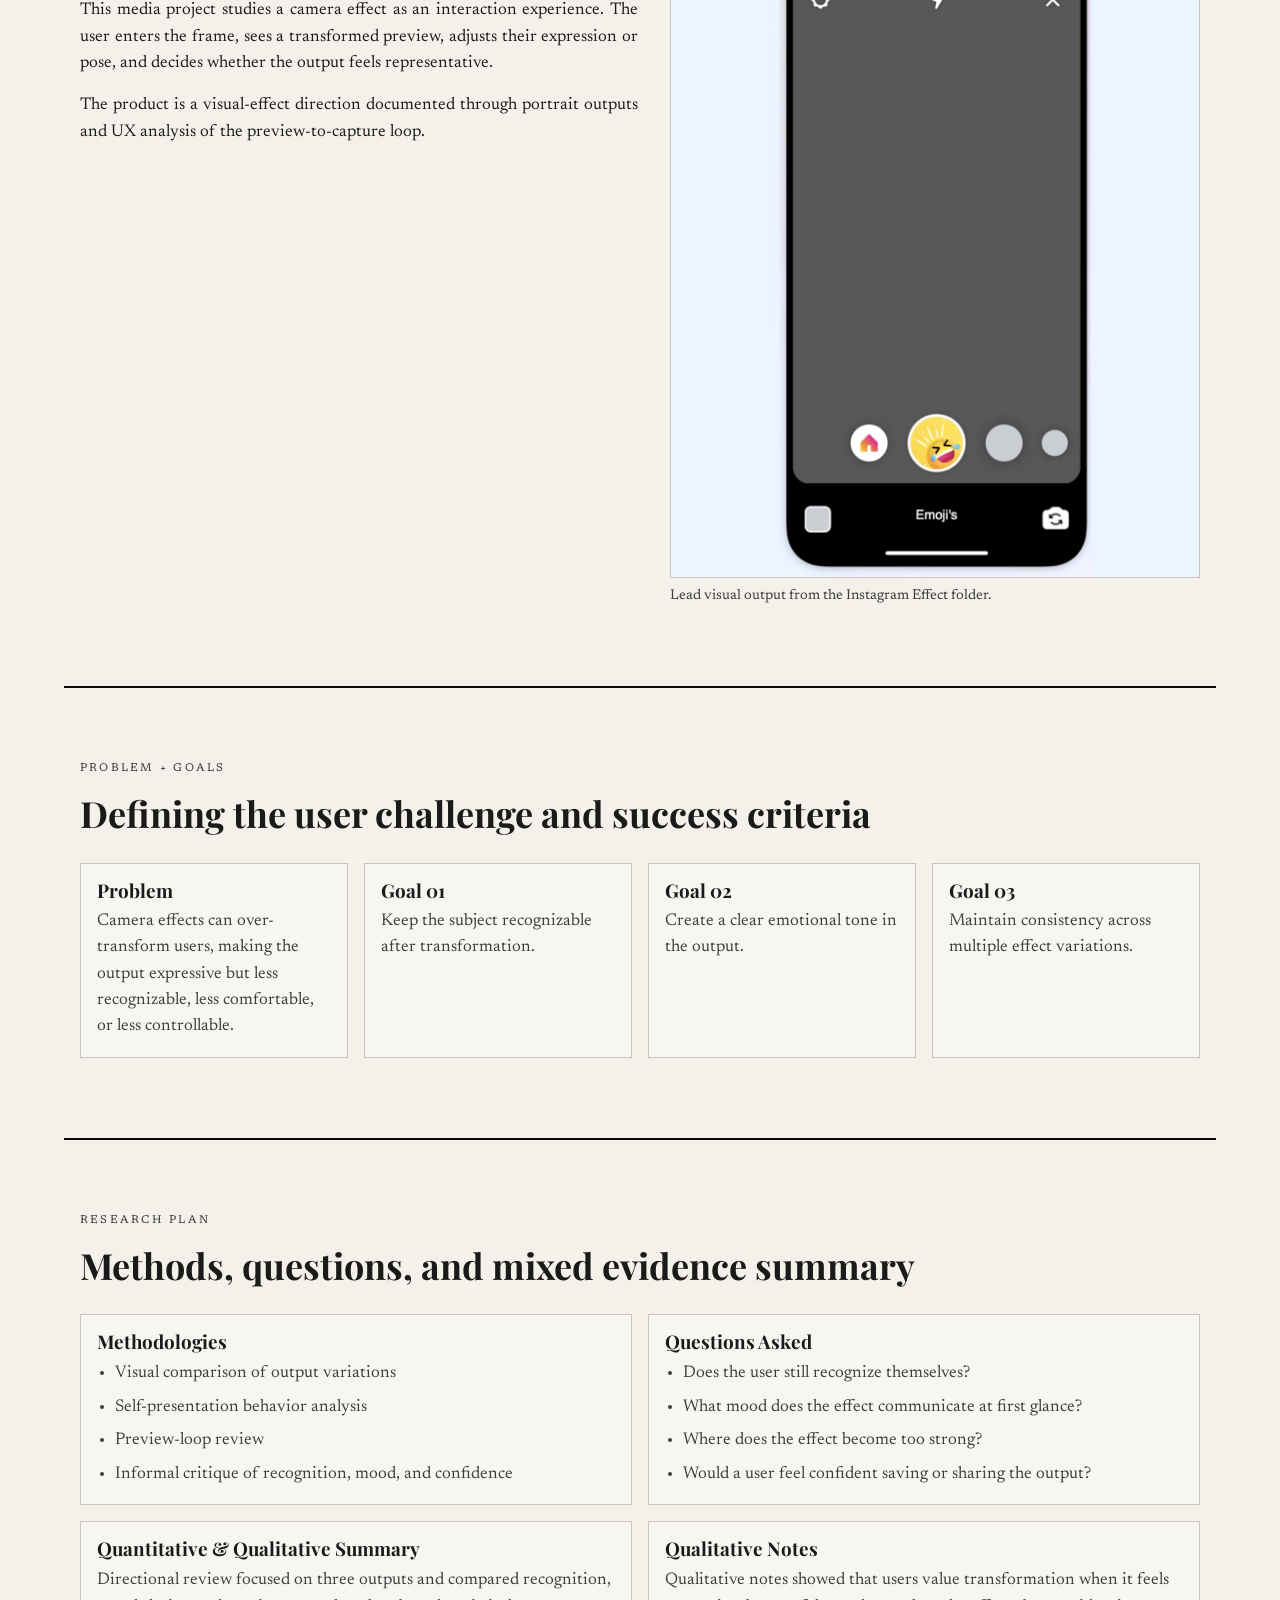
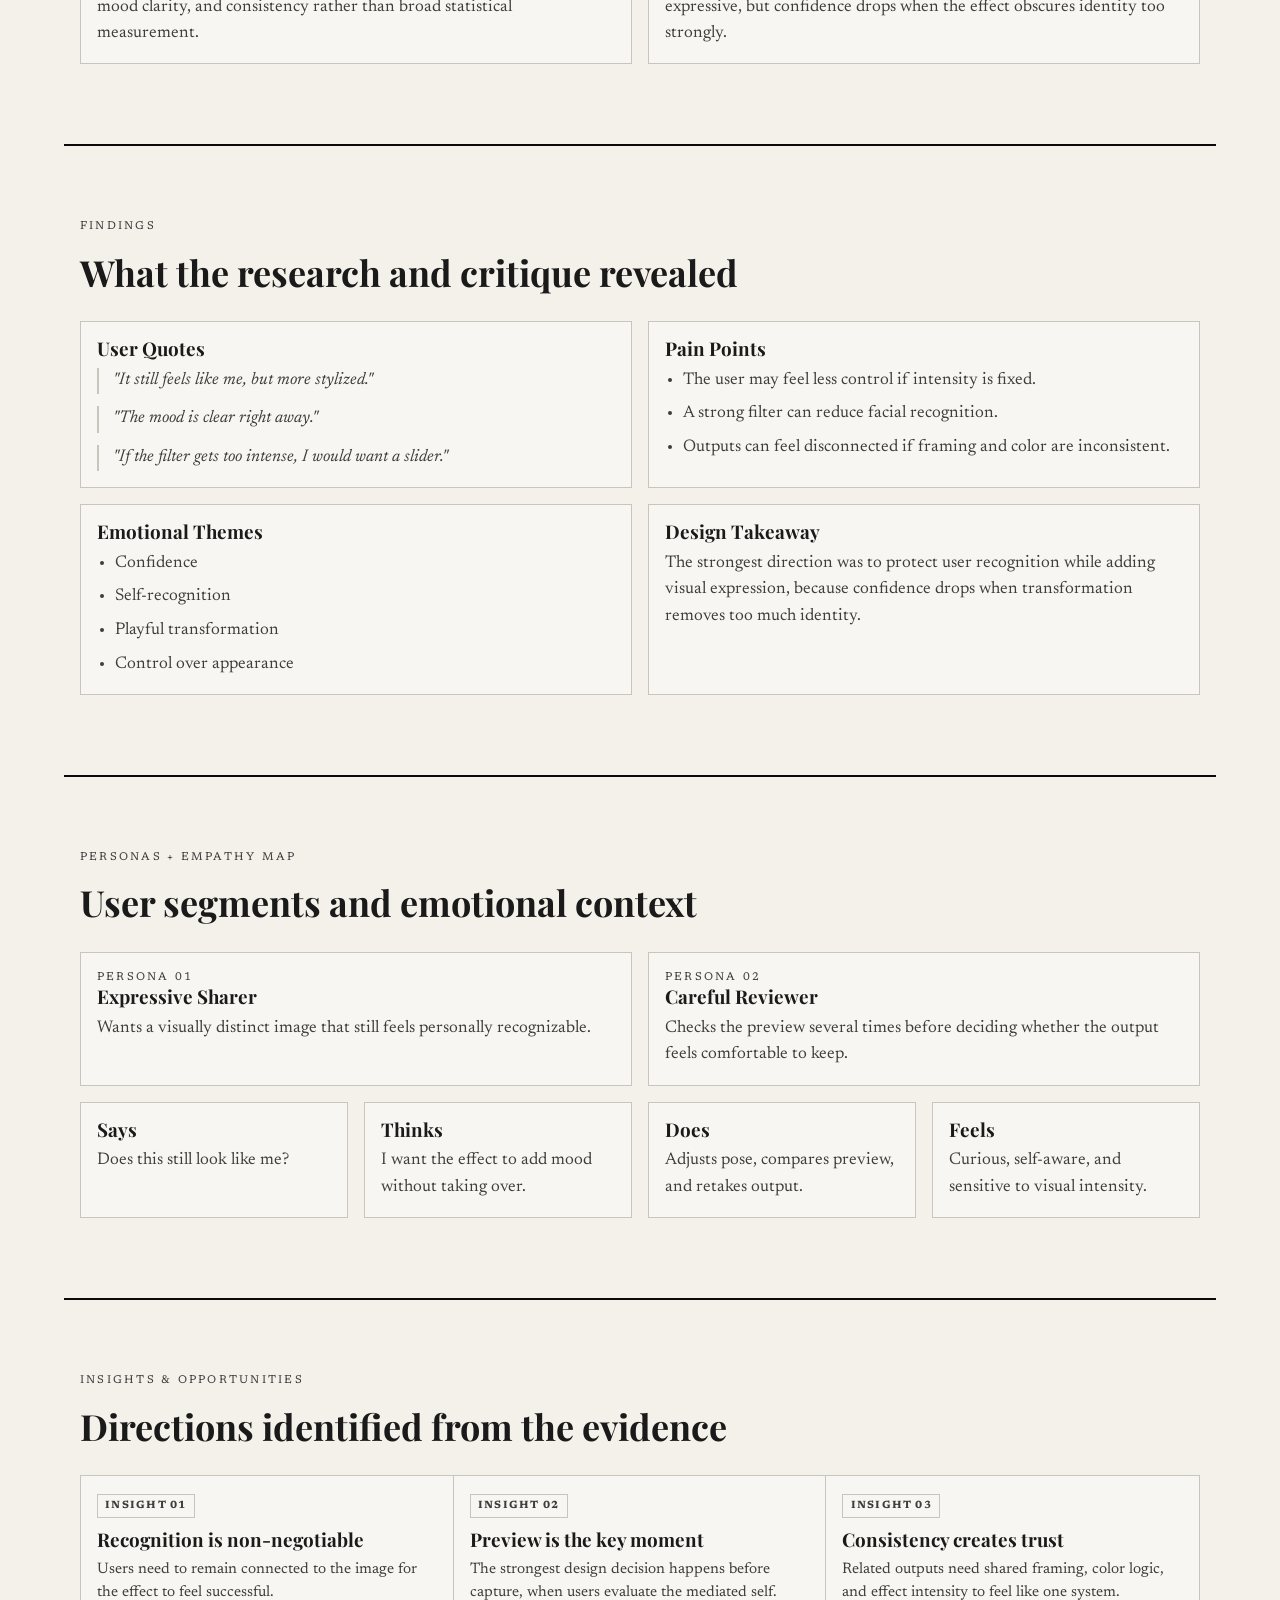
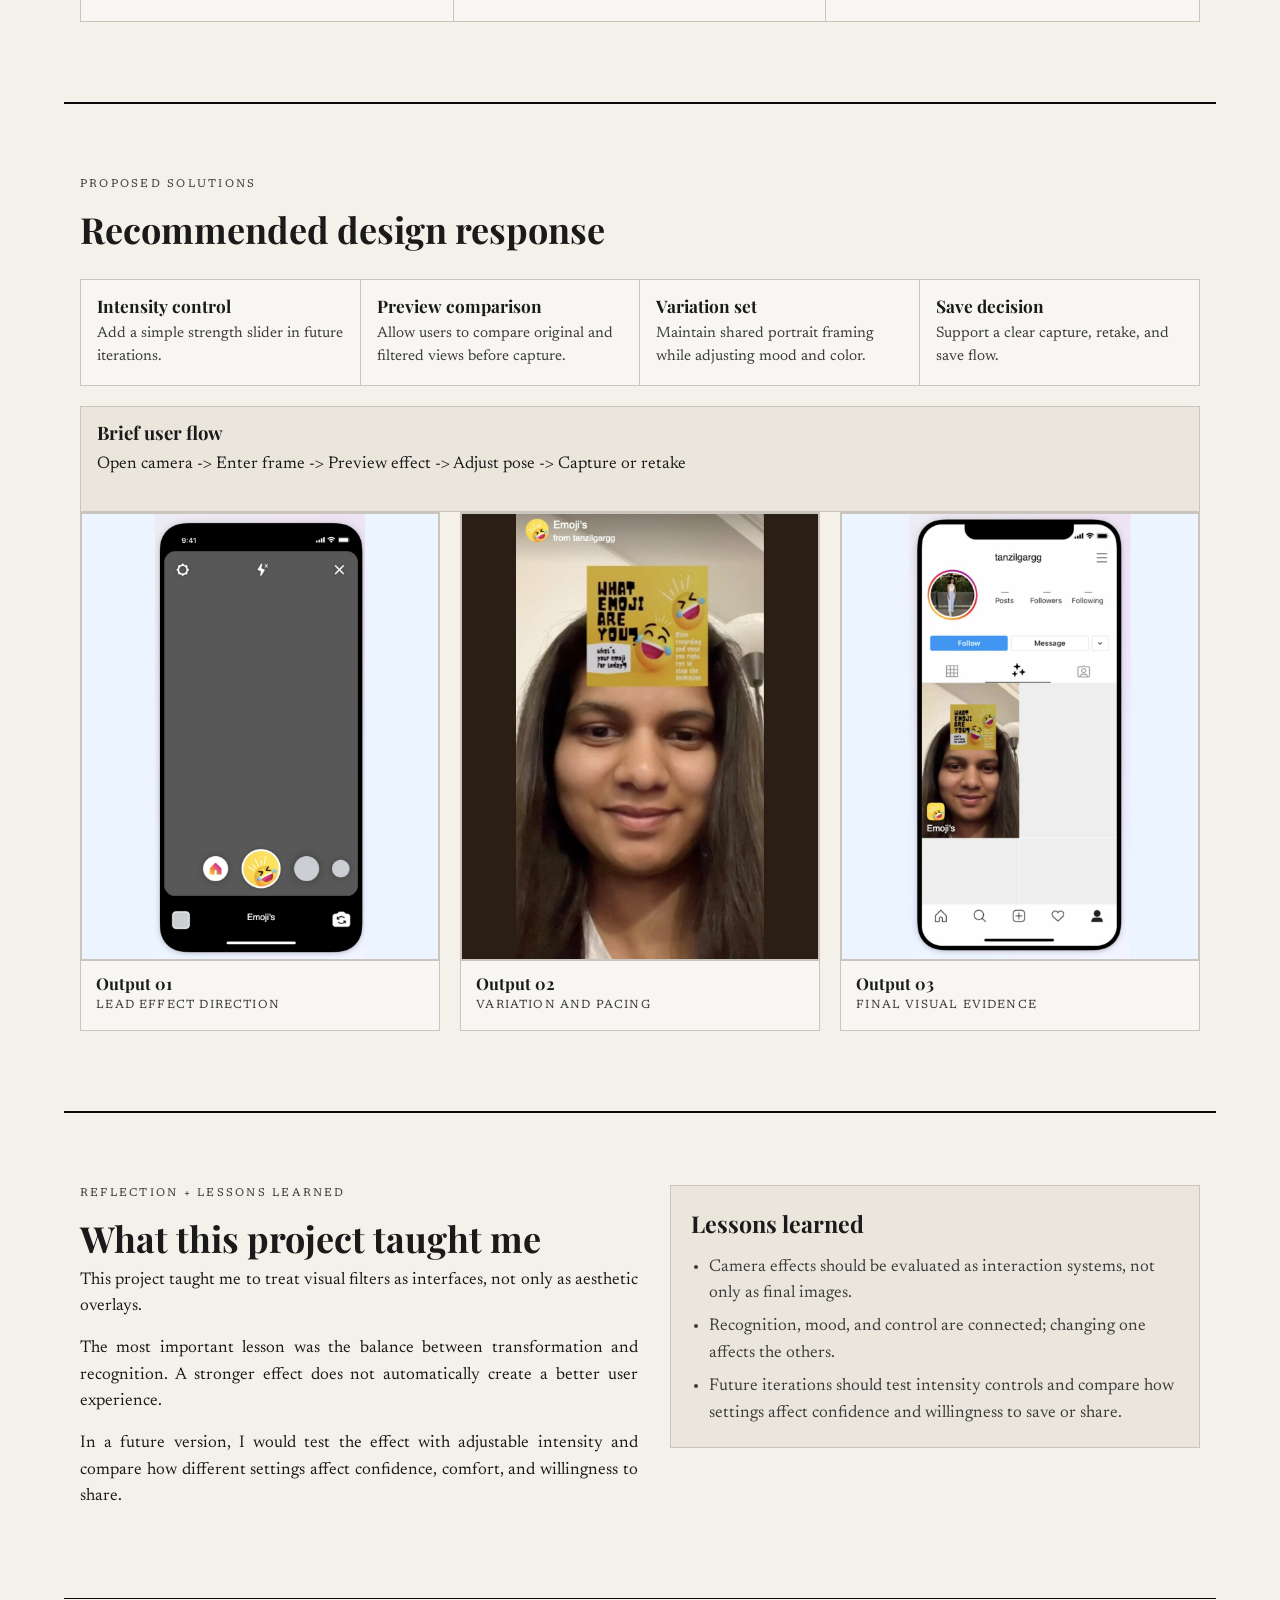
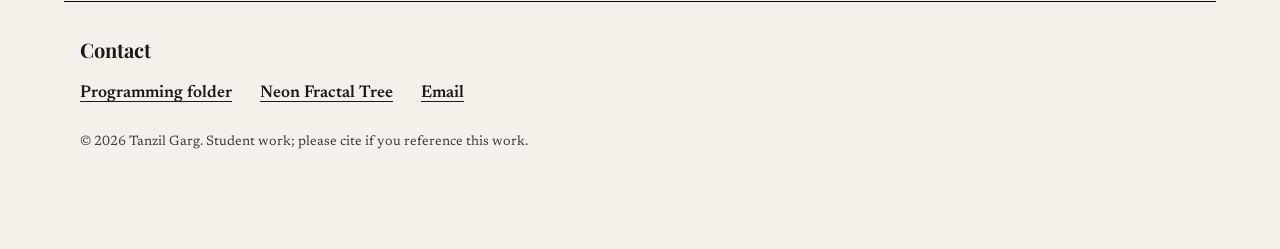
<file: Portfolio/instagram-effect.html>
<!DOCTYPE html>
<html lang="en">
<head>
  <meta charset="UTF-8">
  <meta name="viewport" content="width=device-width, initial-scale=1.0">
  <meta name="description" content="Instagram Effect website case study by Tanzil Garg: a visual study of social camera filters, identity, and immersive image effects.">
  <title>Instagram Effect | Tanzil Garg</title>
  <link rel="preconnect" href="https://fonts.googleapis.com">
  <link rel="preconnect" href="https://fonts.gstatic.com" crossorigin>
  <link href="https://fonts.googleapis.com/css2?family=Newsreader:ital,opsz,wght@0,6..72,400;0,6..72,600;0,6..72,700;1,6..72,400&family=Playfair+Display:ital,wght@0,400;0,700;0,900;1,400&family=UnifrakturMaguntia&display=swap" rel="stylesheet">
  <link rel="stylesheet" href="style.css">
</head>
<body>
  <a class="skip-link" href="#main-content">Skip to main content</a>
  <div class="page-frame" aria-hidden="true"></div>

  <header class="masthead" role="banner">
    <div class="masthead__grid">
      <div class="masthead__meta masthead__meta--left">
        <span>Programming project</span>
        <span>Immersive experience · social camera</span>
      </div>
      <div class="masthead__emblem">
        <span class="masthead__blackletter">Tanzil Garg</span>
      </div>
      <div class="masthead__meta masthead__meta--right">
        <span class="masthead__line">Filter design · image output</span>
      </div>
    </div>
    <p class="masthead__subline">
      <span class="masthead__journal">Project file</span>
      <span class="masthead__edition" aria-hidden="true">INSTAGRAM EFFECT</span>
      <span class="visually-hidden">Instagram Effect</span>
    </p>
  </header>

  <nav class="site-nav" id="site-navigation" aria-label="Primary">
    <ul class="site-nav__list">
      <li><a class="site-nav__link" href="programming-projects.html">Programming</a></li>
      <li><a class="site-nav__link" href="#role-duration" data-section="role-duration">Role</a></li>
      <li><a class="site-nav__link" href="#research-plan" data-section="research-plan">Research</a></li>
      <li><a class="site-nav__link" href="#findings" data-section="findings">Findings</a></li>
      <li><a class="site-nav__link" href="#solutions" data-section="solutions">Solutions</a></li>
      <li><a class="site-nav__link" href="#reflection" data-section="reflection">Reflection</a></li>
      <li>
        <button class="theme-toggle" type="button" aria-pressed="false" aria-label="Switch to dark color theme">Dark Theme</button>
      </li>
    </ul>
  </nav>

  <div class="headline-band">
    <hr class="rule rule--thick">
    <p class="headline-band__kicker">Filtered image · self-presentation · camera interface · immersive media</p>
    <hr class="rule rule--thick">
  </div>

  <main id="main-content">
    <section class="section project-case-hero" id="overview" aria-labelledby="project-title">
      <div class="project-case-hero__grid project-case-hero__grid--portrait">
        <article class="project-case-hero__copy" data-reveal>
          <p class="section__label">Camera effect study</p>
          <h1 class="project-case-hero__title" id="project-title">Instagram Effect</h1>
          <p class="project-case-hero__lead text-justify"><span class="drop-cap">A</span> social-camera study examining how filters mediate identity, mood, visual feedback, and the decision to save or share an image.</p>
          <div class="project-case-facts" aria-label="Project facts">
            <article><span>My role</span><strong>Visual designer, Interaction analyst, Output curator, UX writer</strong></article>
            <article><span>Duration</span><strong>2023 project</strong></article>
            <article><span>Tools</span><strong>Camera-effect workflow, portrait outputs, visual critique, UX writing</strong></article>
          </div>
          <div class="project-case-hero__actions">
            <a class="btn btn--primary" href="#solutions">View proposed solutions</a>
            <a class="btn btn--ghost" href="programming-projects.html">Back to folder</a>
          </div>
        </article>
        <figure class="project-case-hero__media project-case-hero__media--portrait" data-reveal>
          <img src="Programming/Instagram Effect/art-project-16.jpg" alt="Instagram effect portrait output with stylized filter treatment" width="1080" height="1350" loading="eager" decoding="async">
          <figcaption class="figure-caption">Lead visual output from the Instagram Effect folder.</figcaption>
        </figure>
      </div>
    </section>

    <hr class="rule rule--section">

    <section class="section project-case-section" id="role-duration" aria-labelledby="role-duration-title">
      <header class="section__header" data-reveal>
        <p class="section__label">My Role + Duration</p>
        <h2 class="section__title" id="role-duration-title">Visual designer work completed as a 2023 project</h2>
      </header>
      <div class="project-case-ledger" data-reveal>
        <article><strong>Visual designer</strong><p>Defined the filter direction, portrait framing, color treatment, and mood across the output set.</p></article>
        <article><strong>Interaction analyst</strong><p>Studied the preview-to-capture loop: entering the frame, evaluating the effect, adjusting pose, and deciding whether to save.</p></article>
        <article><strong>Output curator</strong><p>Selected three outputs that show variation while preserving a consistent visual system.</p></article>
        <article><strong>Duration</strong><p>Completed as a 2023 project, with future testing planned for adjustable filter intensity.</p></article>
      </div>
    </section>

    <hr class="rule rule--section">

    <section class="section project-case-section" id="project-overview" aria-labelledby="project-overview-title">
      <div class="project-case-columns">
        <article data-reveal>
          <p class="section__label">Project Overview</p>
          <h2 class="section__title" id="project-overview-title">Instagram Effect</h2>
          <p class="text-justify">This media project studies a camera effect as an interaction experience. The user enters the frame, sees a transformed preview, adjusts their expression or pose, and decides whether the output feels representative.</p><p class="text-justify">The product is a visual-effect direction documented through portrait outputs and UX analysis of the preview-to-capture loop.</p>
        </article>
        <figure class="project-case-image" data-reveal>
          <img src="Programming/Instagram Effect/art-project-16.jpg" alt="Instagram effect portrait output with stylized filter treatment" width="1080" height="1350" loading="lazy" decoding="async">
          <figcaption class="figure-caption">Lead visual output from the Instagram Effect folder.</figcaption>
        </figure>
      </div>
    </section>

    <hr class="rule rule--section">

    <section class="section project-case-section" id="problem-goals" aria-labelledby="problem-goals-title">
      <header class="section__header" data-reveal>
        <p class="section__label">Problem + Goals</p>
        <h2 class="section__title" id="problem-goals-title">Defining the user challenge and success criteria</h2>
      </header>
      <div class="ux-decision-grid" data-reveal>
        <article><h3>Problem</h3><p>Camera effects can over-transform users, making the output expressive but less recognizable, less comfortable, or less controllable.</p></article>
        <article><h3>Goal 01</h3><p>Keep the subject recognizable after transformation.</p></article><article><h3>Goal 02</h3><p>Create a clear emotional tone in the output.</p></article><article><h3>Goal 03</h3><p>Maintain consistency across multiple effect variations.</p></article>
      </div>
    </section>

    <hr class="rule rule--section">

    <section class="section project-case-section" id="research-plan" aria-labelledby="research-plan-title">
      <header class="section__header" data-reveal>
        <p class="section__label">Research Plan</p>
        <h2 class="section__title" id="research-plan-title">Methods, questions, and mixed evidence summary</h2>
      </header>
      <div class="case-study-detail-grid" data-reveal>
        <article><h3>Methodologies</h3><ul><li>Visual comparison of output variations</li><li>Self-presentation behavior analysis</li><li>Preview-loop review</li><li>Informal critique of recognition, mood, and confidence</li></ul></article>
        <article><h3>Questions Asked</h3><ul><li>Does the user still recognize themselves?</li><li>What mood does the effect communicate at first glance?</li><li>Where does the effect become too strong?</li><li>Would a user feel confident saving or sharing the output?</li></ul></article>
        <article><h3>Quantitative &amp; Qualitative Summary</h3><p>Directional review focused on three outputs and compared recognition, mood clarity, and consistency rather than broad statistical measurement.</p></article>
        <article><h3>Qualitative Notes</h3><p>Qualitative notes showed that users value transformation when it feels expressive, but confidence drops when the effect obscures identity too strongly.</p></article>
      </div>
    </section>

    <hr class="rule rule--section">

    <section class="section project-case-section" id="findings" aria-labelledby="findings-title">
      <header class="section__header" data-reveal>
        <p class="section__label">Findings</p>
        <h2 class="section__title" id="findings-title">What the research and critique revealed</h2>
      </header>
      <div class="case-study-detail-grid" data-reveal>
        <article><h3>User Quotes</h3><blockquote class="project-quote">"It still feels like me, but more stylized."</blockquote><blockquote class="project-quote">"The mood is clear right away."</blockquote><blockquote class="project-quote">"If the filter gets too intense, I would want a slider."</blockquote></article>
        <article><h3>Pain Points</h3><ul><li>The user may feel less control if intensity is fixed.</li><li>A strong filter can reduce facial recognition.</li><li>Outputs can feel disconnected if framing and color are inconsistent.</li></ul></article>
        <article><h3>Emotional Themes</h3><ul><li>Confidence</li><li>Self-recognition</li><li>Playful transformation</li><li>Control over appearance</li></ul></article>
        <article><h3>Design Takeaway</h3><p>The strongest direction was to protect user recognition while adding visual expression, because confidence drops when transformation removes too much identity.</p></article>
      </div>
    </section>

    <hr class="rule rule--section">

    <section class="section project-case-section" id="personas-empathy" aria-labelledby="personas-empathy-title">
      <header class="section__header" data-reveal>
        <p class="section__label">Personas + Empathy Map</p>
        <h2 class="section__title" id="personas-empathy-title">User segments and emotional context</h2>
      </header>
      <div class="case-study-persona-grid" data-reveal>
        <article><p class="section__label">Persona 01</p><h3>Expressive Sharer</h3><p>Wants a visually distinct image that still feels personally recognizable.</p></article><article><p class="section__label">Persona 02</p><h3>Careful Reviewer</h3><p>Checks the preview several times before deciding whether the output feels comfortable to keep.</p></article>
      </div>
      <div class="empathy-map" data-reveal>
        <article><strong>Says</strong><p>Does this still look like me?</p></article>
        <article><strong>Thinks</strong><p>I want the effect to add mood without taking over.</p></article>
        <article><strong>Does</strong><p>Adjusts pose, compares preview, and retakes output.</p></article>
        <article><strong>Feels</strong><p>Curious, self-aware, and sensitive to visual intensity.</p></article>
      </div>
    </section>

    <hr class="rule rule--section">

    <section class="section project-case-section" id="insights" aria-labelledby="insights-title">
      <header class="section__header" data-reveal>
        <p class="section__label">Insights &amp; Opportunities</p>
        <h2 class="section__title" id="insights-title">Directions identified from the evidence</h2>
      </header>
      <ol class="growth-case-steps" data-reveal>
        <li><span class="growth-case-steps__stage">Insight 01</span><h3>Recognition is non-negotiable</h3><p>Users need to remain connected to the image for the effect to feel successful.</p></li><li><span class="growth-case-steps__stage">Insight 02</span><h3>Preview is the key moment</h3><p>The strongest design decision happens before capture, when users evaluate the mediated self.</p></li><li><span class="growth-case-steps__stage">Insight 03</span><h3>Consistency creates trust</h3><p>Related outputs need shared framing, color logic, and effect intensity to feel like one system.</p></li>
      </ol>
    </section>

    <hr class="rule rule--section">

    <section class="section project-case-section" id="solutions" aria-labelledby="solutions-title">
      <header class="section__header" data-reveal>
        <p class="section__label">Proposed Solutions</p>
        <h2 class="section__title" id="solutions-title">Recommended design response</h2>
      </header>
      <div class="project-case-ledger" data-reveal>
        <article><strong>Intensity control</strong><p>Add a simple strength slider in future iterations.</p></article><article><strong>Preview comparison</strong><p>Allow users to compare original and filtered views before capture.</p></article><article><strong>Variation set</strong><p>Maintain shared portrait framing while adjusting mood and color.</p></article><article><strong>Save decision</strong><p>Support a clear capture, retake, and save flow.</p></article>
      </div>
      <div class="case-study-callout" data-reveal>
        <h3>Brief user flow</h3>
        <p>Open camera -> Enter frame -> Preview effect -> Adjust pose -> Capture or retake</p>
      </div>
      <div class="project-output-grid">
        <figure class="project-output" data-reveal><a href="Programming/Instagram Effect/art-project-16.jpg"><img src="Programming/Instagram Effect/art-project-16.jpg" alt="Instagram effect output one" loading="lazy" decoding="async"></a><figcaption><strong>Output 01</strong><span>Lead effect direction</span></figcaption></figure><figure class="project-output" data-reveal><a href="Programming/Instagram Effect/art-project-17.jpg"><img src="Programming/Instagram Effect/art-project-17.jpg" alt="Instagram effect output two" loading="lazy" decoding="async"></a><figcaption><strong>Output 02</strong><span>Variation and pacing</span></figcaption></figure><figure class="project-output" data-reveal><a href="Programming/Instagram Effect/art-project-18.jpg"><img src="Programming/Instagram Effect/art-project-18.jpg" alt="Instagram effect output three" loading="lazy" decoding="async"></a><figcaption><strong>Output 03</strong><span>Final visual evidence</span></figcaption></figure>
      </div>
    </section>

    <hr class="rule rule--section">

    <section class="section project-case-section" id="reflection" aria-labelledby="reflection-title">
      <div class="project-case-columns">
        <article data-reveal>
          <p class="section__label">Reflection + Lessons Learned</p>
          <h2 class="section__title" id="reflection-title">What this project taught me</h2>
          <p class="text-justify">This project taught me to treat visual filters as interfaces, not only as aesthetic overlays.</p><p class="text-justify">The most important lesson was the balance between transformation and recognition. A stronger effect does not automatically create a better user experience.</p><p class="text-justify">In a future version, I would test the effect with adjustable intensity and compare how different settings affect confidence, comfort, and willingness to share.</p>
        </article>
        <aside class="project-case-notes" data-reveal>
          <h3>Lessons learned</h3>
          <ul>
            <li>Camera effects should be evaluated as interaction systems, not only as final images.</li>
            <li>Recognition, mood, and control are connected; changing one affects the others.</li>
            <li>Future iterations should test intensity controls and compare how settings affect confidence and willingness to save or share.</li>
          </ul>
        </aside>
      </div>
    </section>
  </main>

  <footer class="site-footer" id="contact" role="contentinfo" aria-labelledby="footer-contact-title">
    <div class="site-footer__inner">
      <h2 class="site-footer__title" id="footer-contact-title">Contact</h2>
      <ul class="site-footer__links" data-reveal>
        <li><a href="programming-projects.html">Programming folder</a></li>
        <li><a href="neon-fractal-tree.html">Neon Fractal Tree</a></li>
        <li><a href="mailto:tanzilgarg14@gmail.com">Email</a></li>
      </ul>
      <p class="site-footer__copyright" data-reveal>&copy; <span id="currentYear">2026</span> Tanzil Garg. Student work; please cite if you reference this work.</p>
    </div>
  </footer>

  <script src="script.js" defer></script>
</body>
</html>
</file>
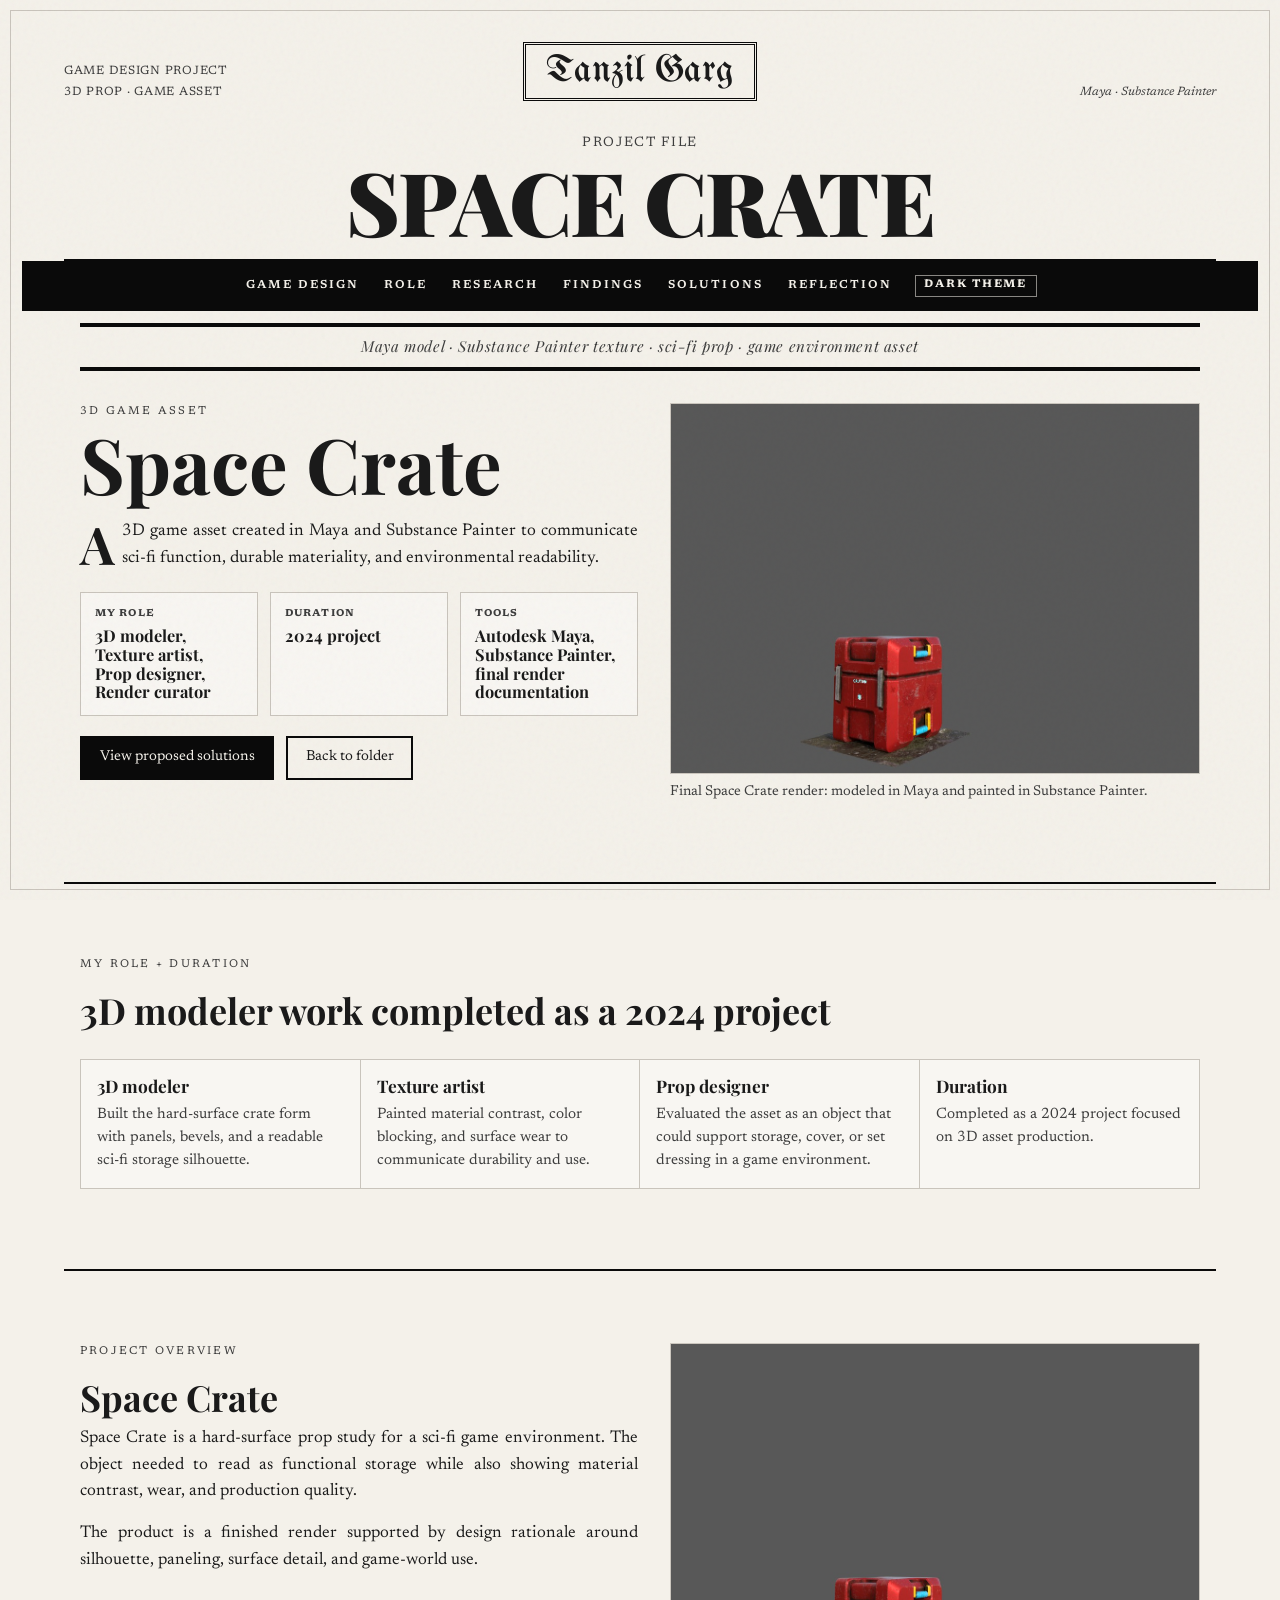
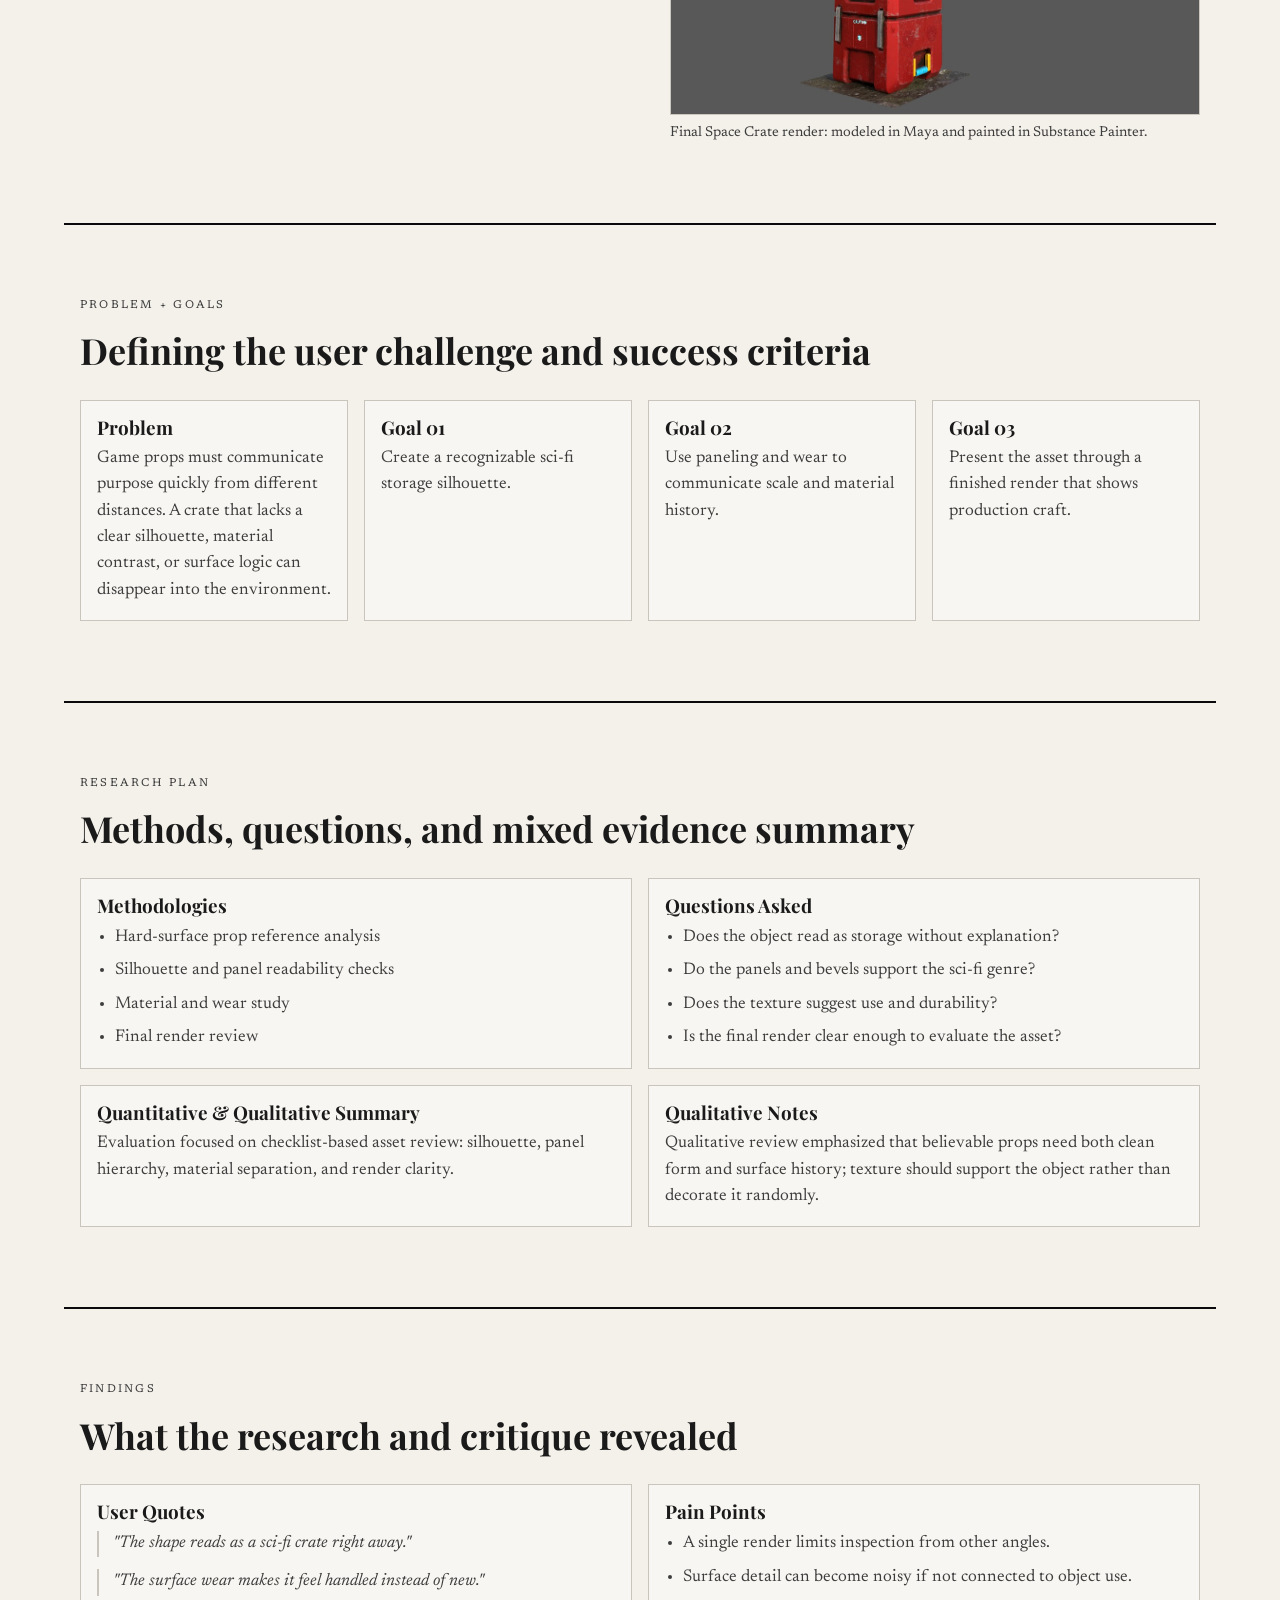
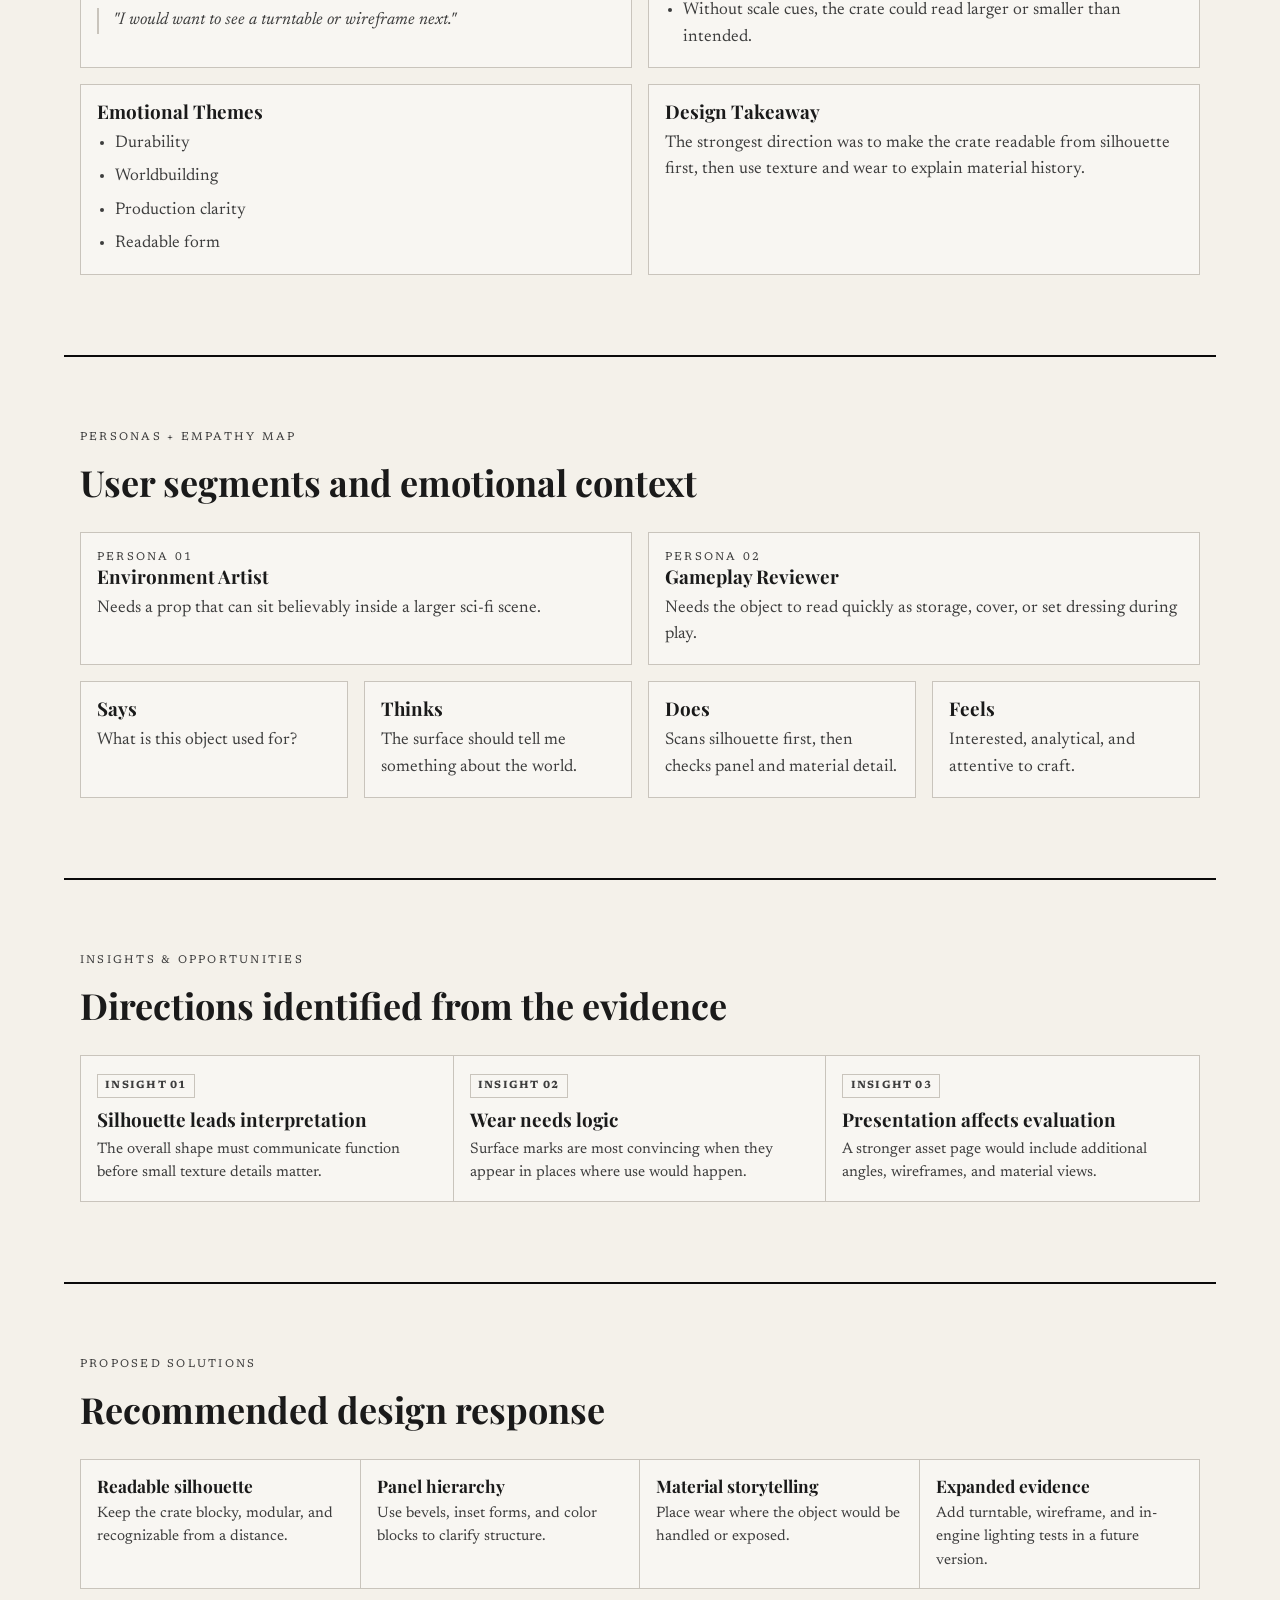
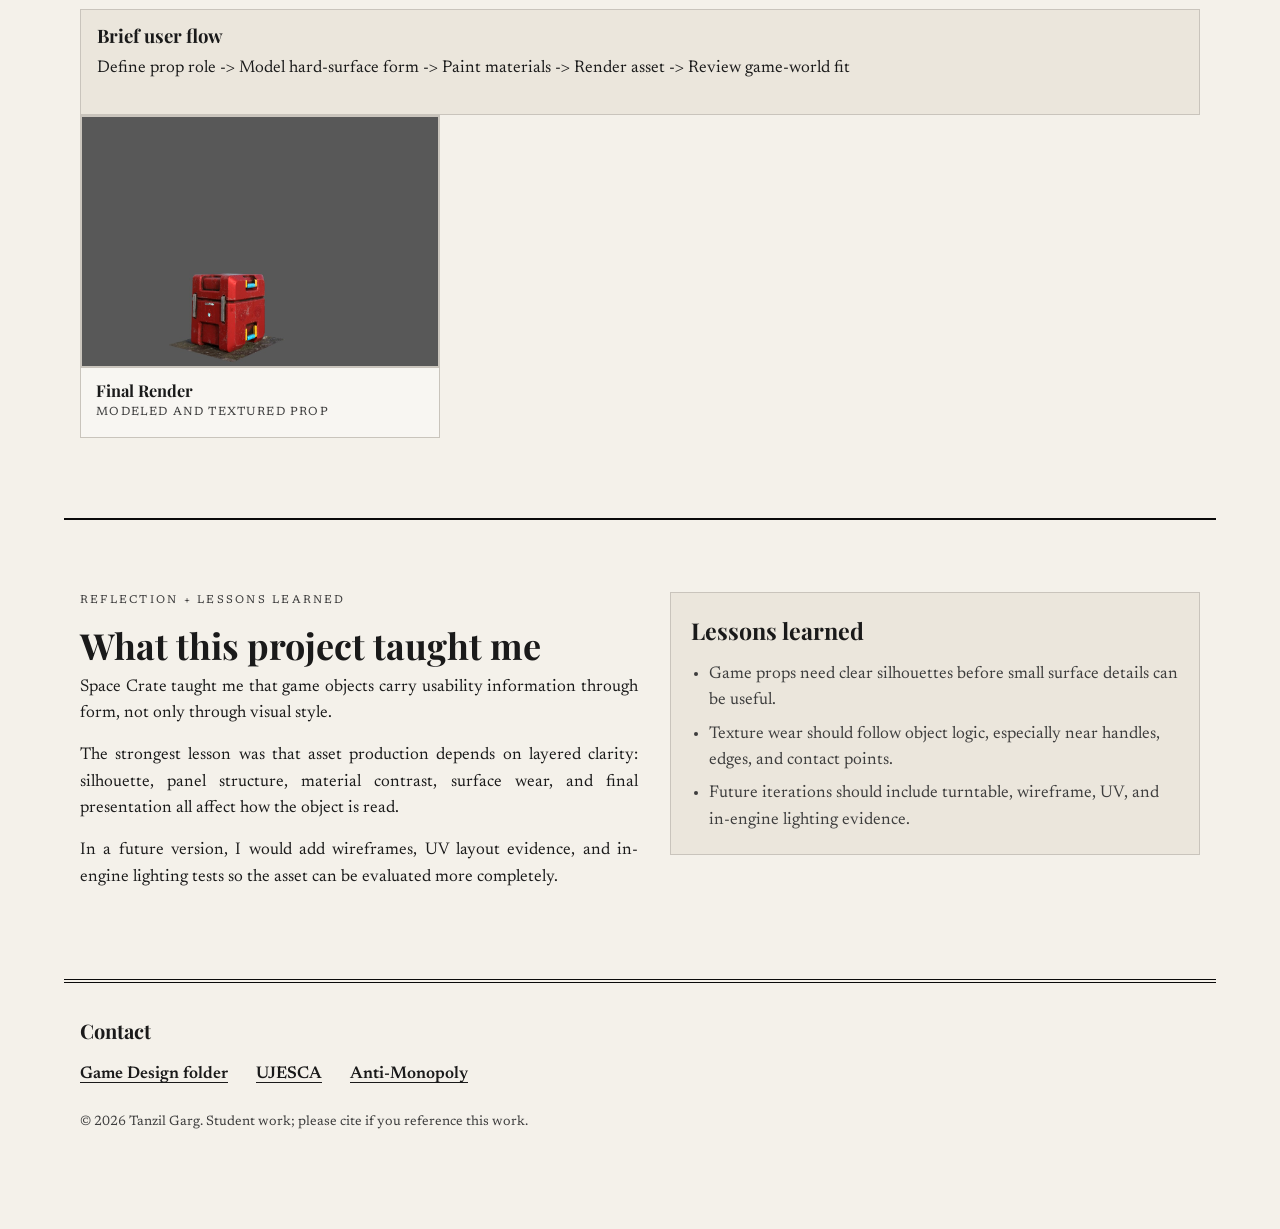
<file: Portfolio/space-crate.html>
<!DOCTYPE html>
<html lang="en">
<head>
  <meta charset="UTF-8">
  <meta name="viewport" content="width=device-width, initial-scale=1.0">
  <meta name="description" content="Space Crate website case study by Tanzil Garg: a 3D game asset created in Maya and painted in Substance Painter.">
  <title>Space Crate | Tanzil Garg</title>
  <link rel="preconnect" href="https://fonts.googleapis.com">
  <link rel="preconnect" href="https://fonts.gstatic.com" crossorigin>
  <link href="https://fonts.googleapis.com/css2?family=Newsreader:ital,opsz,wght@0,6..72,400;0,6..72,600;0,6..72,700;1,6..72,400&family=Playfair+Display:ital,wght@0,400;0,700;0,900;1,400&family=UnifrakturMaguntia&display=swap" rel="stylesheet">
  <link rel="stylesheet" href="style.css">
</head>
<body>
  <a class="skip-link" href="#main-content">Skip to main content</a>
  <div class="page-frame" aria-hidden="true"></div>

  <header class="masthead" role="banner">
    <div class="masthead__grid">
      <div class="masthead__meta masthead__meta--left">
        <span>Game design project</span>
        <span>3D prop · game asset</span>
      </div>
      <div class="masthead__emblem">
        <span class="masthead__blackletter">Tanzil Garg</span>
      </div>
      <div class="masthead__meta masthead__meta--right">
        <span class="masthead__line">Maya · Substance Painter</span>
      </div>
    </div>
    <p class="masthead__subline">
      <span class="masthead__journal">Project file</span>
      <span class="masthead__edition" aria-hidden="true">SPACE CRATE</span>
      <span class="visually-hidden">Space Crate</span>
    </p>
  </header>

  <nav class="site-nav" id="site-navigation" aria-label="Primary">
    <ul class="site-nav__list">
      <li><a class="site-nav__link" href="game-design-projects.html">Game Design</a></li>
      <li><a class="site-nav__link" href="#role-duration" data-section="role-duration">Role</a></li>
      <li><a class="site-nav__link" href="#research-plan" data-section="research-plan">Research</a></li>
      <li><a class="site-nav__link" href="#findings" data-section="findings">Findings</a></li>
      <li><a class="site-nav__link" href="#solutions" data-section="solutions">Solutions</a></li>
      <li><a class="site-nav__link" href="#reflection" data-section="reflection">Reflection</a></li>
      <li>
        <button class="theme-toggle" type="button" aria-pressed="false" aria-label="Switch to dark color theme">Dark Theme</button>
      </li>
    </ul>
  </nav>

  <div class="headline-band">
    <hr class="rule rule--thick">
    <p class="headline-band__kicker">Maya model · Substance Painter texture · sci-fi prop · game environment asset</p>
    <hr class="rule rule--thick">
  </div>

  <main id="main-content">
    <section class="section project-case-hero" id="overview" aria-labelledby="project-title">
      <div class="project-case-hero__grid">
        <article class="project-case-hero__copy" data-reveal>
          <p class="section__label">3D game asset</p>
          <h1 class="project-case-hero__title" id="project-title">Space Crate</h1>
          <p class="project-case-hero__lead text-justify"><span class="drop-cap">A</span> 3D game asset created in Maya and Substance Painter to communicate sci-fi function, durable materiality, and environmental readability.</p>
          <div class="project-case-facts" aria-label="Project facts">
            <article><span>My role</span><strong>3D modeler, Texture artist, Prop designer, Render curator</strong></article>
            <article><span>Duration</span><strong>2024 project</strong></article>
            <article><span>Tools</span><strong>Autodesk Maya, Substance Painter, final render documentation</strong></article>
          </div>
          <div class="project-case-hero__actions">
            <a class="btn btn--primary" href="#solutions">View proposed solutions</a>
            <a class="btn btn--ghost" href="game-design-projects.html">Back to folder</a>
          </div>
        </article>
        <figure class="project-case-hero__media" data-reveal>
          <img src="Game Design/Space Crate.jpg" alt="Space Crate 3D game asset created in Maya and painted in Substance Painter" width="1113" height="778" loading="eager" decoding="async">
          <figcaption class="figure-caption">Final Space Crate render: modeled in Maya and painted in Substance Painter.</figcaption>
        </figure>
      </div>
    </section>

    <hr class="rule rule--section">

    <section class="section project-case-section" id="role-duration" aria-labelledby="role-duration-title">
      <header class="section__header" data-reveal>
        <p class="section__label">My Role + Duration</p>
        <h2 class="section__title" id="role-duration-title">3D modeler work completed as a 2024 project</h2>
      </header>
      <div class="project-case-ledger" data-reveal>
        <article><strong>3D modeler</strong><p>Built the hard-surface crate form with panels, bevels, and a readable sci-fi storage silhouette.</p></article>
        <article><strong>Texture artist</strong><p>Painted material contrast, color blocking, and surface wear to communicate durability and use.</p></article>
        <article><strong>Prop designer</strong><p>Evaluated the asset as an object that could support storage, cover, or set dressing in a game environment.</p></article>
        <article><strong>Duration</strong><p>Completed as a 2024 project focused on 3D asset production.</p></article>
      </div>
    </section>

    <hr class="rule rule--section">

    <section class="section project-case-section" id="project-overview" aria-labelledby="project-overview-title">
      <div class="project-case-columns">
        <article data-reveal>
          <p class="section__label">Project Overview</p>
          <h2 class="section__title" id="project-overview-title">Space Crate</h2>
          <p class="text-justify">Space Crate is a hard-surface prop study for a sci-fi game environment. The object needed to read as functional storage while also showing material contrast, wear, and production quality.</p><p class="text-justify">The product is a finished render supported by design rationale around silhouette, paneling, surface detail, and game-world use.</p>
        </article>
        <figure class="project-case-image" data-reveal>
          <img src="Game Design/Space Crate.jpg" alt="Space Crate 3D game asset created in Maya and painted in Substance Painter" width="1113" height="778" loading="lazy" decoding="async">
          <figcaption class="figure-caption">Final Space Crate render: modeled in Maya and painted in Substance Painter.</figcaption>
        </figure>
      </div>
    </section>

    <hr class="rule rule--section">

    <section class="section project-case-section" id="problem-goals" aria-labelledby="problem-goals-title">
      <header class="section__header" data-reveal>
        <p class="section__label">Problem + Goals</p>
        <h2 class="section__title" id="problem-goals-title">Defining the user challenge and success criteria</h2>
      </header>
      <div class="ux-decision-grid" data-reveal>
        <article><h3>Problem</h3><p>Game props must communicate purpose quickly from different distances. A crate that lacks a clear silhouette, material contrast, or surface logic can disappear into the environment.</p></article>
        <article><h3>Goal 01</h3><p>Create a recognizable sci-fi storage silhouette.</p></article><article><h3>Goal 02</h3><p>Use paneling and wear to communicate scale and material history.</p></article><article><h3>Goal 03</h3><p>Present the asset through a finished render that shows production craft.</p></article>
      </div>
    </section>

    <hr class="rule rule--section">

    <section class="section project-case-section" id="research-plan" aria-labelledby="research-plan-title">
      <header class="section__header" data-reveal>
        <p class="section__label">Research Plan</p>
        <h2 class="section__title" id="research-plan-title">Methods, questions, and mixed evidence summary</h2>
      </header>
      <div class="case-study-detail-grid" data-reveal>
        <article><h3>Methodologies</h3><ul><li>Hard-surface prop reference analysis</li><li>Silhouette and panel readability checks</li><li>Material and wear study</li><li>Final render review</li></ul></article>
        <article><h3>Questions Asked</h3><ul><li>Does the object read as storage without explanation?</li><li>Do the panels and bevels support the sci-fi genre?</li><li>Does the texture suggest use and durability?</li><li>Is the final render clear enough to evaluate the asset?</li></ul></article>
        <article><h3>Quantitative &amp; Qualitative Summary</h3><p>Evaluation focused on checklist-based asset review: silhouette, panel hierarchy, material separation, and render clarity.</p></article>
        <article><h3>Qualitative Notes</h3><p>Qualitative review emphasized that believable props need both clean form and surface history; texture should support the object rather than decorate it randomly.</p></article>
      </div>
    </section>

    <hr class="rule rule--section">

    <section class="section project-case-section" id="findings" aria-labelledby="findings-title">
      <header class="section__header" data-reveal>
        <p class="section__label">Findings</p>
        <h2 class="section__title" id="findings-title">What the research and critique revealed</h2>
      </header>
      <div class="case-study-detail-grid" data-reveal>
        <article><h3>User Quotes</h3><blockquote class="project-quote">"The shape reads as a sci-fi crate right away."</blockquote><blockquote class="project-quote">"The surface wear makes it feel handled instead of new."</blockquote><blockquote class="project-quote">"I would want to see a turntable or wireframe next."</blockquote></article>
        <article><h3>Pain Points</h3><ul><li>A single render limits inspection from other angles.</li><li>Surface detail can become noisy if not connected to object use.</li><li>Without scale cues, the crate could read larger or smaller than intended.</li></ul></article>
        <article><h3>Emotional Themes</h3><ul><li>Durability</li><li>Worldbuilding</li><li>Production clarity</li><li>Readable form</li></ul></article>
        <article><h3>Design Takeaway</h3><p>The strongest direction was to make the crate readable from silhouette first, then use texture and wear to explain material history.</p></article>
      </div>
    </section>

    <hr class="rule rule--section">

    <section class="section project-case-section" id="personas-empathy" aria-labelledby="personas-empathy-title">
      <header class="section__header" data-reveal>
        <p class="section__label">Personas + Empathy Map</p>
        <h2 class="section__title" id="personas-empathy-title">User segments and emotional context</h2>
      </header>
      <div class="case-study-persona-grid" data-reveal>
        <article><p class="section__label">Persona 01</p><h3>Environment Artist</h3><p>Needs a prop that can sit believably inside a larger sci-fi scene.</p></article><article><p class="section__label">Persona 02</p><h3>Gameplay Reviewer</h3><p>Needs the object to read quickly as storage, cover, or set dressing during play.</p></article>
      </div>
      <div class="empathy-map" data-reveal>
        <article><strong>Says</strong><p>What is this object used for?</p></article>
        <article><strong>Thinks</strong><p>The surface should tell me something about the world.</p></article>
        <article><strong>Does</strong><p>Scans silhouette first, then checks panel and material detail.</p></article>
        <article><strong>Feels</strong><p>Interested, analytical, and attentive to craft.</p></article>
      </div>
    </section>

    <hr class="rule rule--section">

    <section class="section project-case-section" id="insights" aria-labelledby="insights-title">
      <header class="section__header" data-reveal>
        <p class="section__label">Insights &amp; Opportunities</p>
        <h2 class="section__title" id="insights-title">Directions identified from the evidence</h2>
      </header>
      <ol class="growth-case-steps" data-reveal>
        <li><span class="growth-case-steps__stage">Insight 01</span><h3>Silhouette leads interpretation</h3><p>The overall shape must communicate function before small texture details matter.</p></li><li><span class="growth-case-steps__stage">Insight 02</span><h3>Wear needs logic</h3><p>Surface marks are most convincing when they appear in places where use would happen.</p></li><li><span class="growth-case-steps__stage">Insight 03</span><h3>Presentation affects evaluation</h3><p>A stronger asset page would include additional angles, wireframes, and material views.</p></li>
      </ol>
    </section>

    <hr class="rule rule--section">

    <section class="section project-case-section" id="solutions" aria-labelledby="solutions-title">
      <header class="section__header" data-reveal>
        <p class="section__label">Proposed Solutions</p>
        <h2 class="section__title" id="solutions-title">Recommended design response</h2>
      </header>
      <div class="project-case-ledger" data-reveal>
        <article><strong>Readable silhouette</strong><p>Keep the crate blocky, modular, and recognizable from a distance.</p></article><article><strong>Panel hierarchy</strong><p>Use bevels, inset forms, and color blocks to clarify structure.</p></article><article><strong>Material storytelling</strong><p>Place wear where the object would be handled or exposed.</p></article><article><strong>Expanded evidence</strong><p>Add turntable, wireframe, and in-engine lighting tests in a future version.</p></article>
      </div>
      <div class="case-study-callout" data-reveal>
        <h3>Brief user flow</h3>
        <p>Define prop role -> Model hard-surface form -> Paint materials -> Render asset -> Review game-world fit</p>
      </div>
      <div class="project-output-grid">
        <figure class="project-output" data-reveal><a href="Game Design/Space Crate.jpg"><img src="Game Design/Space Crate.jpg" alt="Detailed render of the Space Crate game asset" loading="lazy" decoding="async"></a><figcaption><strong>Final Render</strong><span>Modeled and textured prop</span></figcaption></figure>
      </div>
    </section>

    <hr class="rule rule--section">

    <section class="section project-case-section" id="reflection" aria-labelledby="reflection-title">
      <div class="project-case-columns">
        <article data-reveal>
          <p class="section__label">Reflection + Lessons Learned</p>
          <h2 class="section__title" id="reflection-title">What this project taught me</h2>
          <p class="text-justify">Space Crate taught me that game objects carry usability information through form, not only through visual style.</p><p class="text-justify">The strongest lesson was that asset production depends on layered clarity: silhouette, panel structure, material contrast, surface wear, and final presentation all affect how the object is read.</p><p class="text-justify">In a future version, I would add wireframes, UV layout evidence, and in-engine lighting tests so the asset can be evaluated more completely.</p>
        </article>
        <aside class="project-case-notes" data-reveal>
          <h3>Lessons learned</h3>
          <ul>
            <li>Game props need clear silhouettes before small surface details can be useful.</li>
            <li>Texture wear should follow object logic, especially near handles, edges, and contact points.</li>
            <li>Future iterations should include turntable, wireframe, UV, and in-engine lighting evidence.</li>
          </ul>
        </aside>
      </div>
    </section>
  </main>

  <footer class="site-footer" id="contact" role="contentinfo" aria-labelledby="footer-contact-title">
    <div class="site-footer__inner">
      <h2 class="site-footer__title" id="footer-contact-title">Contact</h2>
      <ul class="site-footer__links" data-reveal>
        <li><a href="game-design-projects.html">Game Design folder</a></li>
        <li><a href="ujesca.html">UJESCA</a></li>
        <li><a href="anti-monopoly.html">Anti-Monopoly</a></li>
      </ul>
      <p class="site-footer__copyright" data-reveal>&copy; <span id="currentYear">2026</span> Tanzil Garg. Student work; please cite if you reference this work.</p>
    </div>
  </footer>

  <script src="script.js" defer></script>
</body>
</html>
</file>
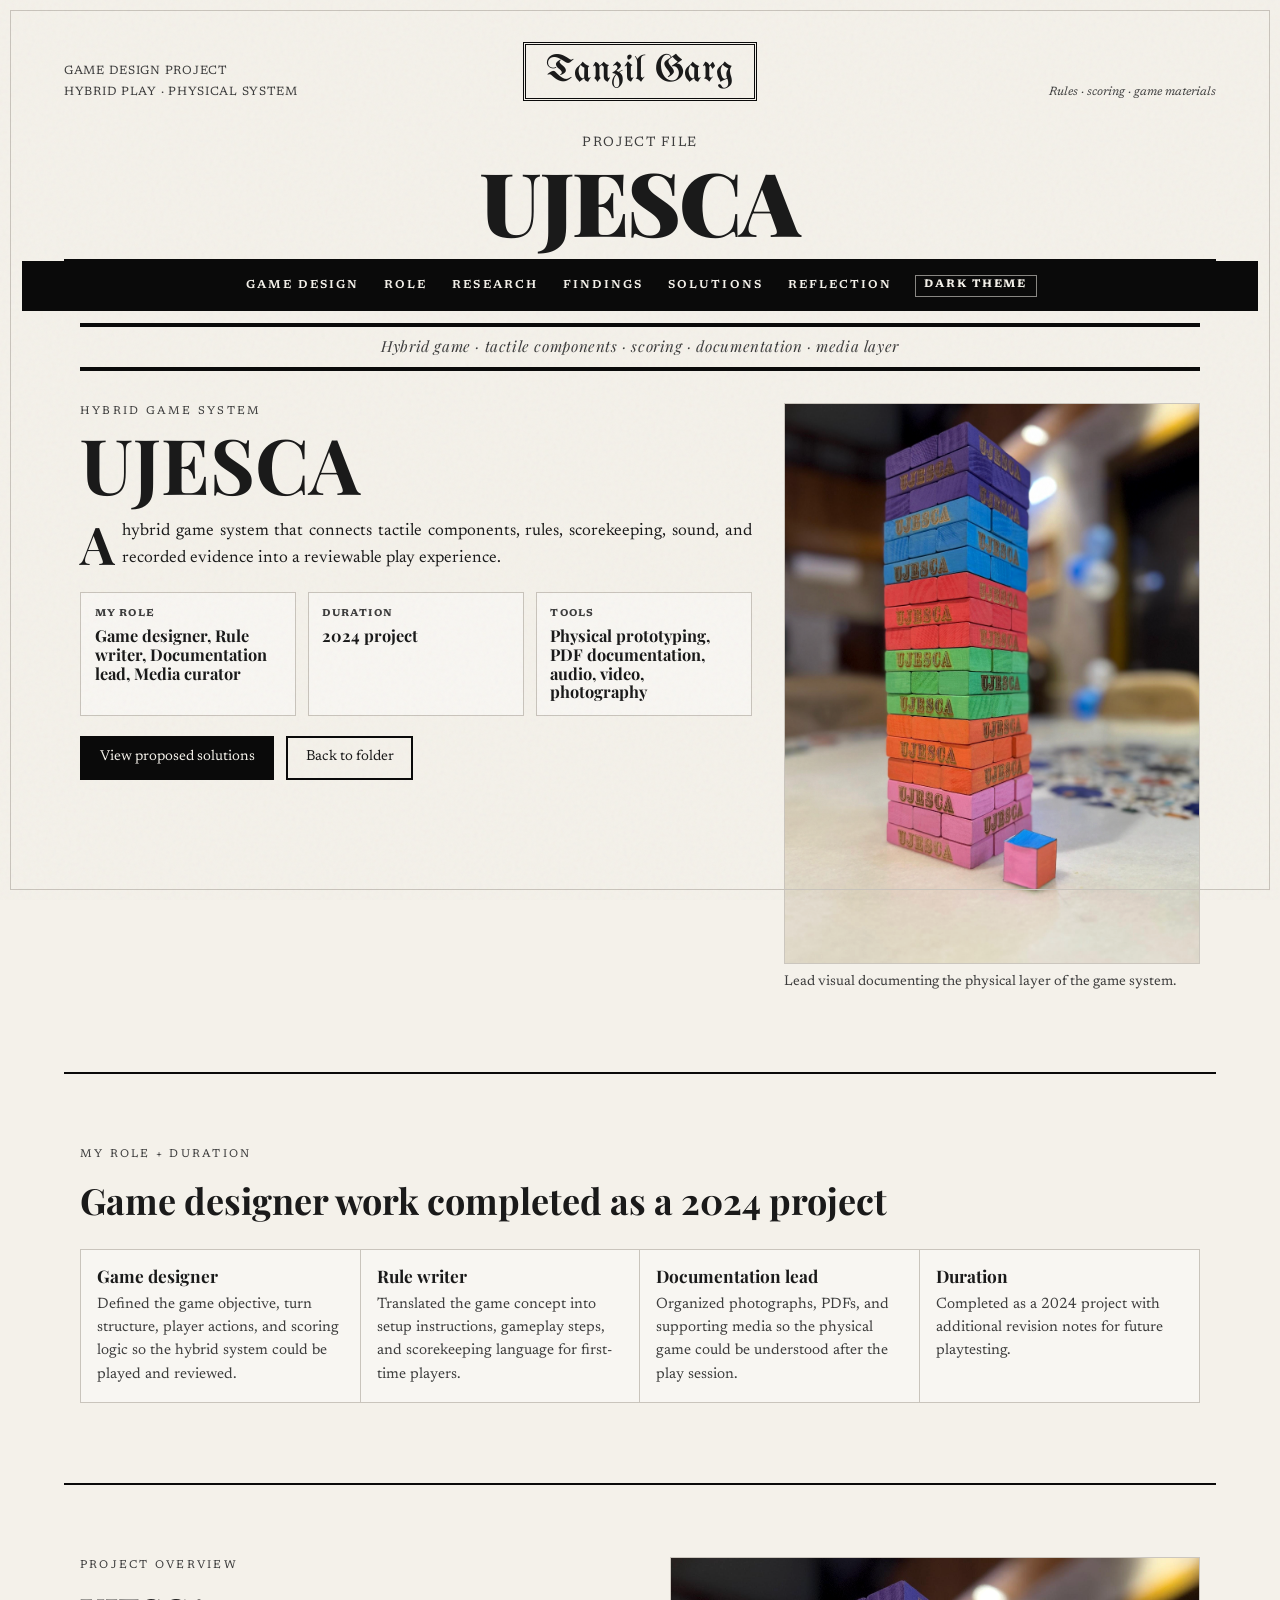
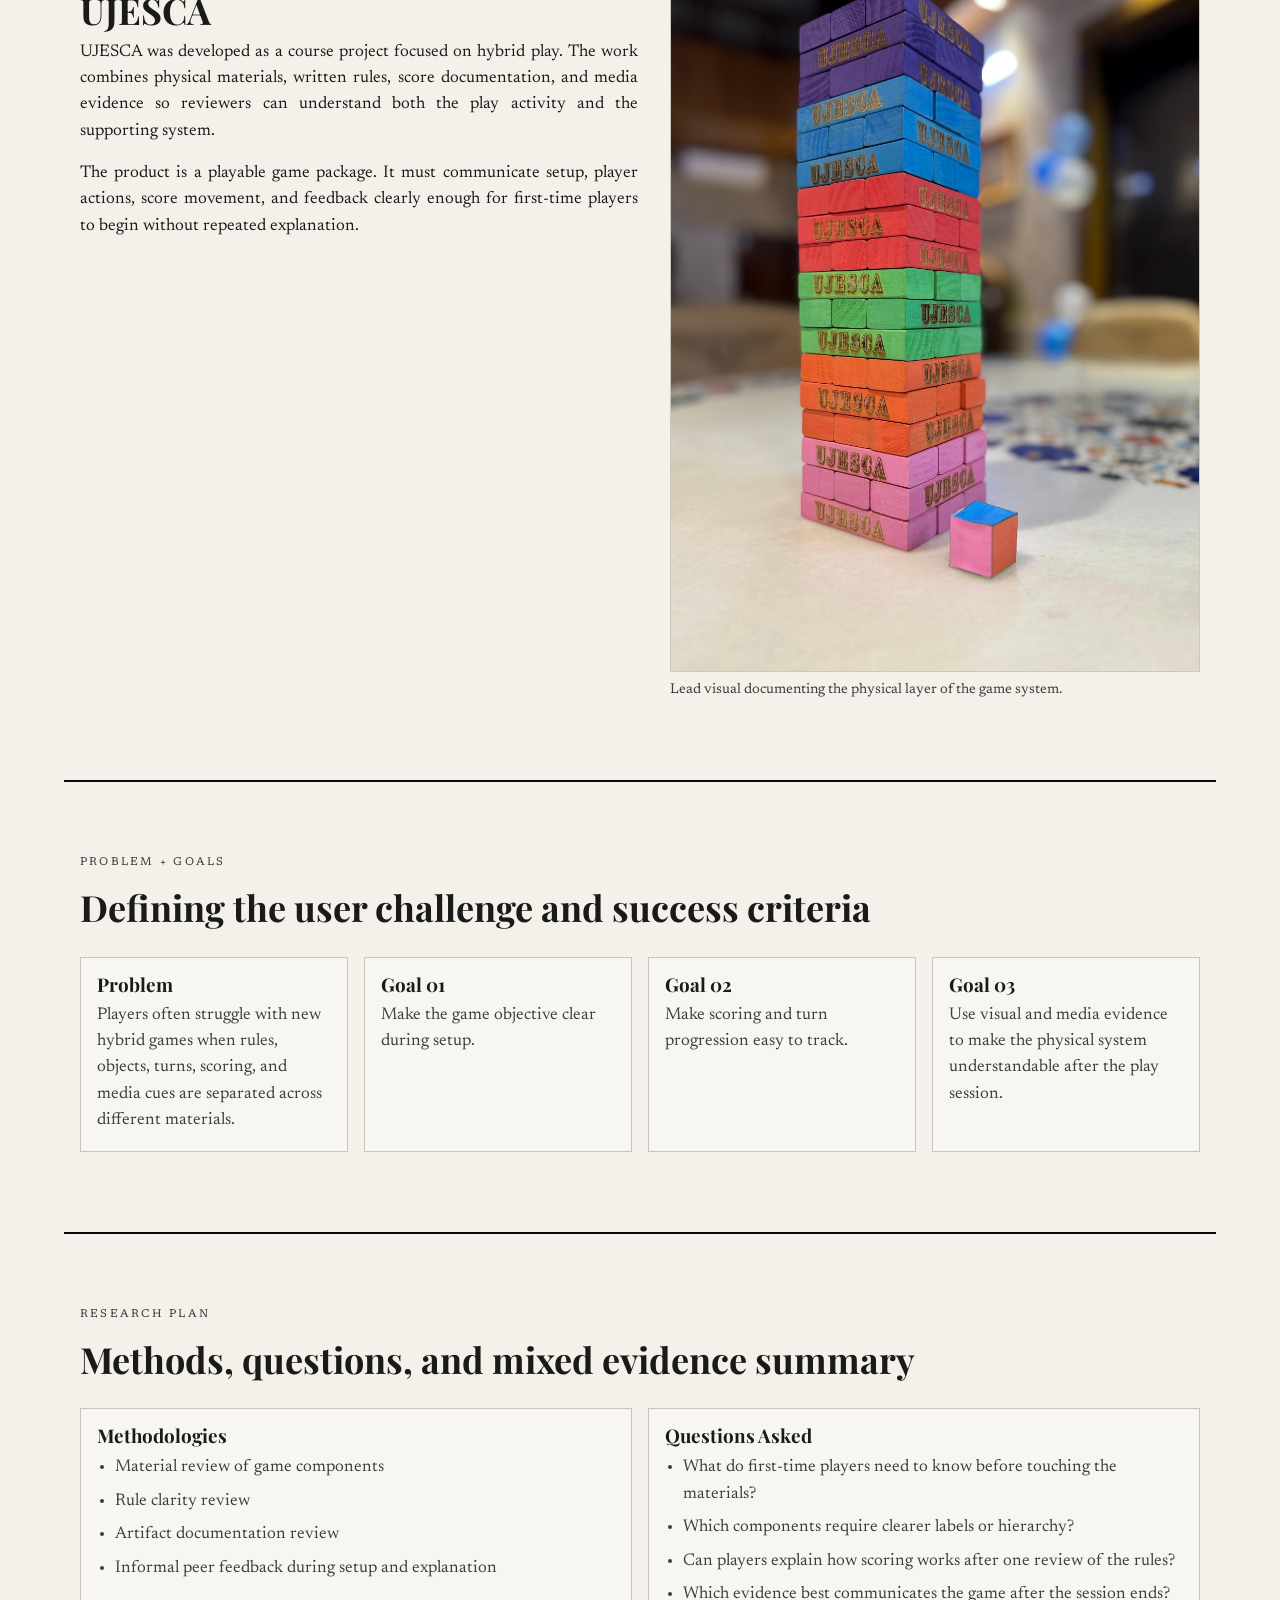
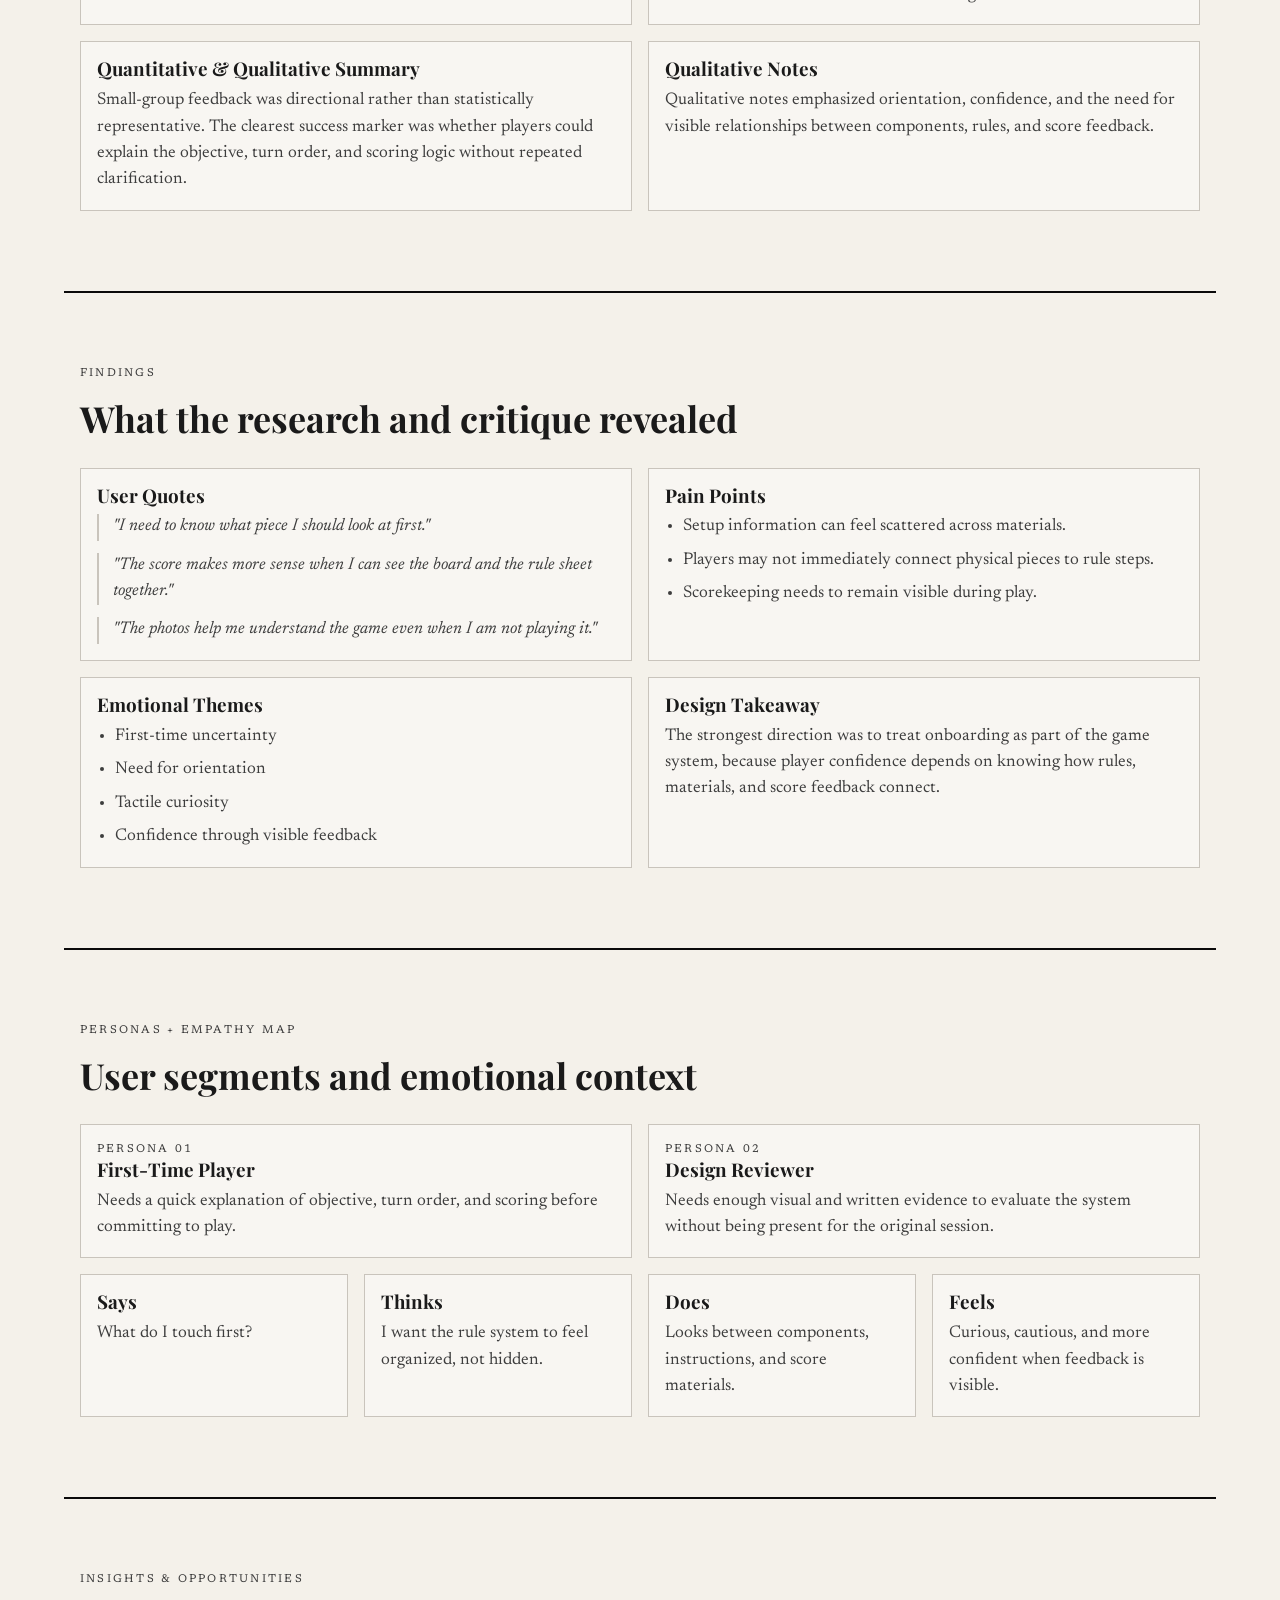
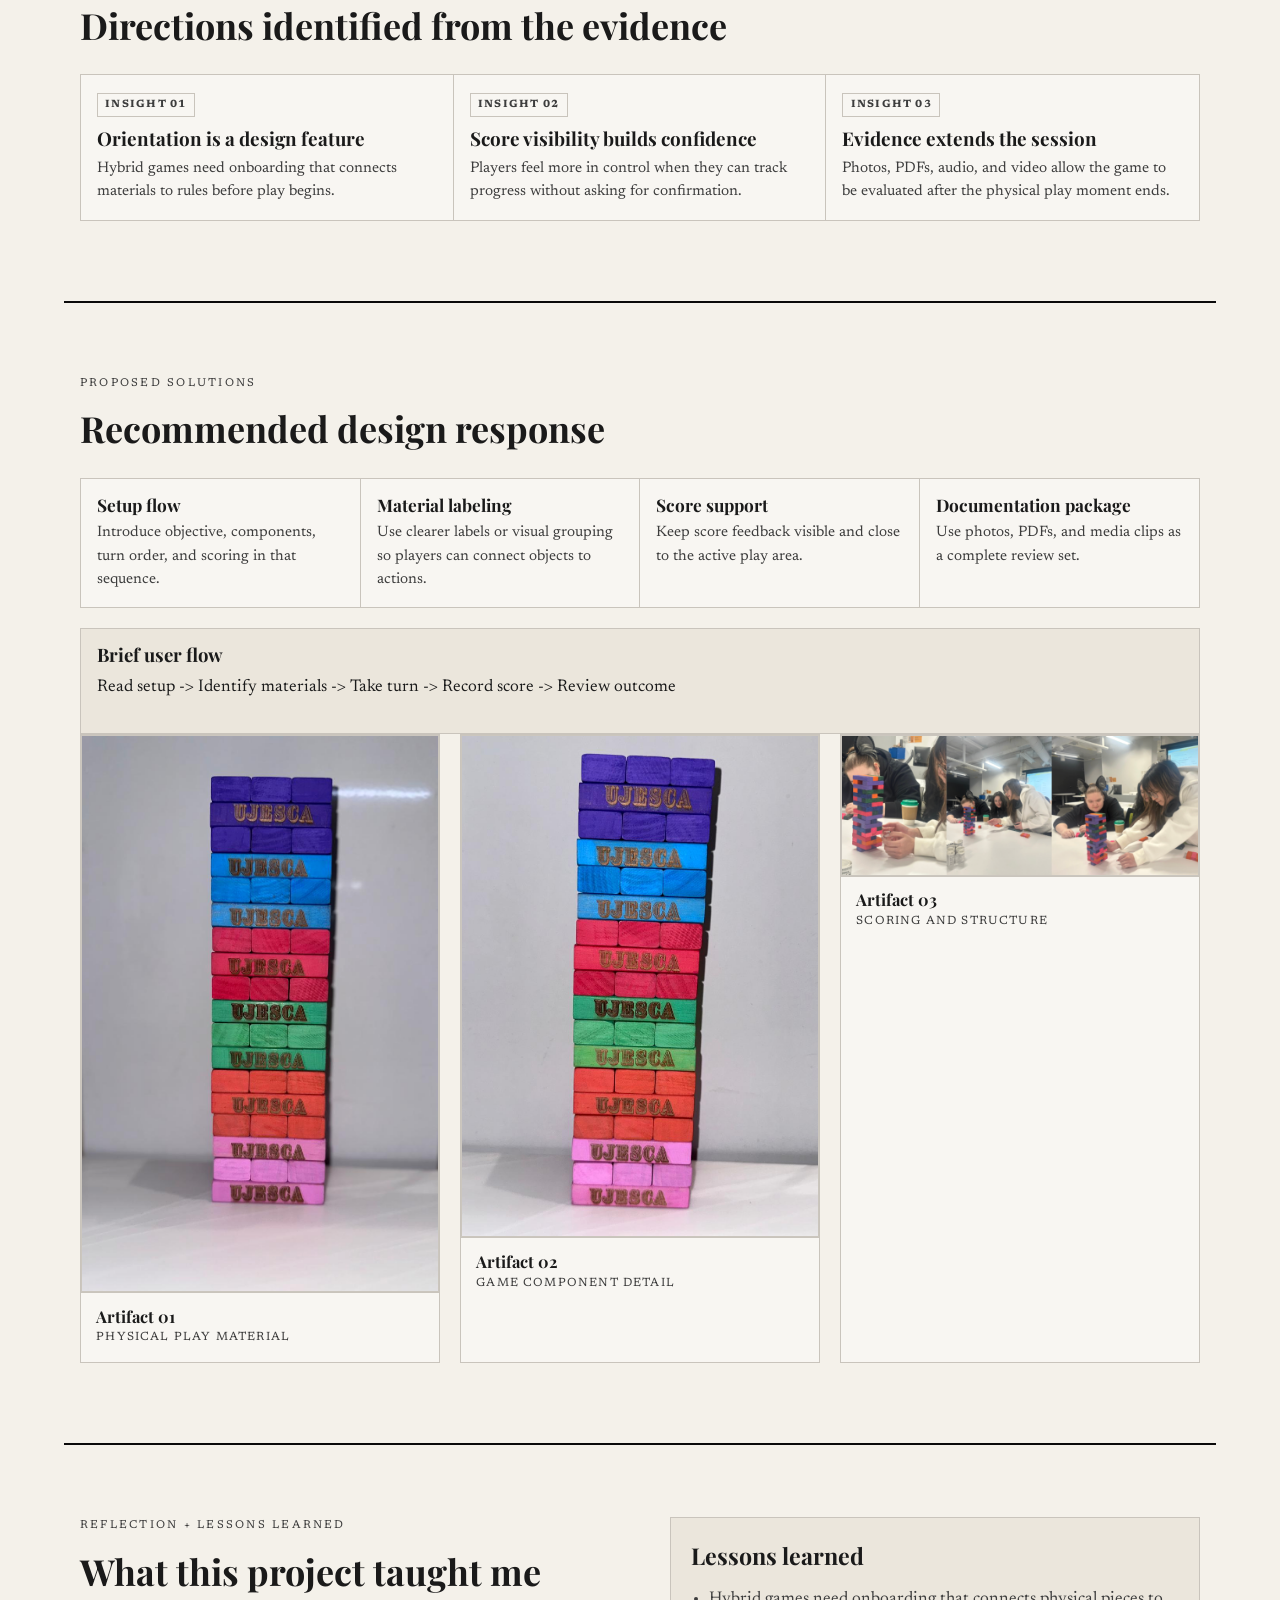
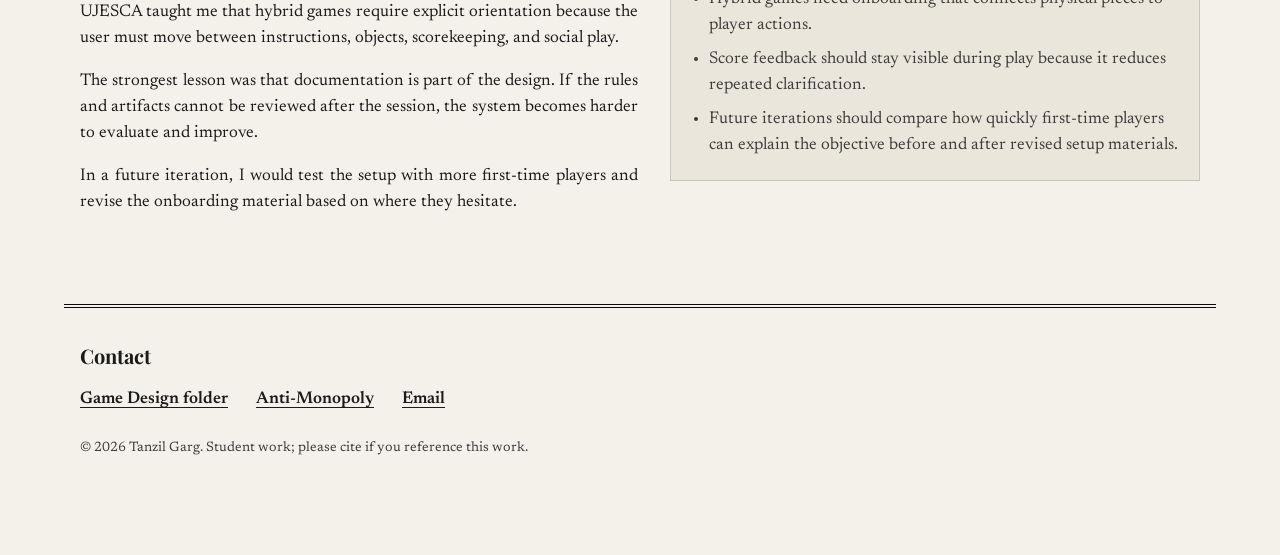
<file: Portfolio/ujesca.html>
<!DOCTYPE html>
<html lang="en">
<head>
  <meta charset="UTF-8">
  <meta name="viewport" content="width=device-width, initial-scale=1.0">
  <meta name="description" content="UJESCA website case study by Tanzil Garg: a hybrid game design project with physical materials, rules, scoring, and media artifacts.">
  <title>UJESCA | Tanzil Garg</title>
  <link rel="preconnect" href="https://fonts.googleapis.com">
  <link rel="preconnect" href="https://fonts.gstatic.com" crossorigin>
  <link href="https://fonts.googleapis.com/css2?family=Newsreader:ital,opsz,wght@0,6..72,400;0,6..72,600;0,6..72,700;1,6..72,400&family=Playfair+Display:ital,wght@0,400;0,700;0,900;1,400&family=UnifrakturMaguntia&display=swap" rel="stylesheet">
  <link rel="stylesheet" href="style.css">
</head>
<body>
  <a class="skip-link" href="#main-content">Skip to main content</a>
  <div class="page-frame" aria-hidden="true"></div>

  <header class="masthead" role="banner">
    <div class="masthead__grid">
      <div class="masthead__meta masthead__meta--left">
        <span>Game design project</span>
        <span>Hybrid play · physical system</span>
      </div>
      <div class="masthead__emblem">
        <span class="masthead__blackletter">Tanzil Garg</span>
      </div>
      <div class="masthead__meta masthead__meta--right">
        <span class="masthead__line">Rules · scoring · game materials</span>
      </div>
    </div>
    <p class="masthead__subline">
      <span class="masthead__journal">Project file</span>
      <span class="masthead__edition" aria-hidden="true">UJESCA</span>
      <span class="visually-hidden">UJESCA</span>
    </p>
  </header>

  <nav class="site-nav" id="site-navigation" aria-label="Primary">
    <ul class="site-nav__list">
      <li><a class="site-nav__link" href="game-design-projects.html">Game Design</a></li>
      <li><a class="site-nav__link" href="#role-duration" data-section="role-duration">Role</a></li>
      <li><a class="site-nav__link" href="#research-plan" data-section="research-plan">Research</a></li>
      <li><a class="site-nav__link" href="#findings" data-section="findings">Findings</a></li>
      <li><a class="site-nav__link" href="#solutions" data-section="solutions">Solutions</a></li>
      <li><a class="site-nav__link" href="#reflection" data-section="reflection">Reflection</a></li>
      <li>
        <button class="theme-toggle" type="button" aria-pressed="false" aria-label="Switch to dark color theme">Dark Theme</button>
      </li>
    </ul>
  </nav>

  <div class="headline-band">
    <hr class="rule rule--thick">
    <p class="headline-band__kicker">Hybrid game · tactile components · scoring · documentation · media layer</p>
    <hr class="rule rule--thick">
  </div>

  <main id="main-content">
    <section class="section project-case-hero" id="overview" aria-labelledby="project-title">
      <div class="project-case-hero__grid project-case-hero__grid--portrait">
        <article class="project-case-hero__copy" data-reveal>
          <p class="section__label">Hybrid game system</p>
          <h1 class="project-case-hero__title" id="project-title">UJESCA</h1>
          <p class="project-case-hero__lead text-justify"><span class="drop-cap">A</span> hybrid game system that connects tactile components, rules, scorekeeping, sound, and recorded evidence into a reviewable play experience.</p>
          <div class="project-case-facts" aria-label="Project facts">
            <article><span>My role</span><strong>Game designer, Rule writer, Documentation lead, Media curator</strong></article>
            <article><span>Duration</span><strong>2024 project</strong></article>
            <article><span>Tools</span><strong>Physical prototyping, PDF documentation, audio, video, photography</strong></article>
          </div>
          <div class="project-case-hero__actions">
            <a class="btn btn--primary" href="#solutions">View proposed solutions</a>
            <a class="btn btn--ghost" href="game-design-projects.html">Back to folder</a>
          </div>
        </article>
        <figure class="project-case-hero__media project-case-hero__media--portrait" data-reveal>
          <img src="Game Design/UJESCA/UJESCA_1.jpg" alt="UJESCA game design cover artifact" width="1030" height="1390" loading="eager" decoding="async">
          <figcaption class="figure-caption">Lead visual documenting the physical layer of the game system.</figcaption>
        </figure>
      </div>
    </section>

    <hr class="rule rule--section">

    <section class="section project-case-section" id="role-duration" aria-labelledby="role-duration-title">
      <header class="section__header" data-reveal>
        <p class="section__label">My Role + Duration</p>
        <h2 class="section__title" id="role-duration-title">Game designer work completed as a 2024 project</h2>
      </header>
      <div class="project-case-ledger" data-reveal>
        <article><strong>Game designer</strong><p>Defined the game objective, turn structure, player actions, and scoring logic so the hybrid system could be played and reviewed.</p></article>
        <article><strong>Rule writer</strong><p>Translated the game concept into setup instructions, gameplay steps, and scorekeeping language for first-time players.</p></article>
        <article><strong>Documentation lead</strong><p>Organized photographs, PDFs, and supporting media so the physical game could be understood after the play session.</p></article>
        <article><strong>Duration</strong><p>Completed as a 2024 project with additional revision notes for future playtesting.</p></article>
      </div>
    </section>

    <hr class="rule rule--section">

    <section class="section project-case-section" id="project-overview" aria-labelledby="project-overview-title">
      <div class="project-case-columns">
        <article data-reveal>
          <p class="section__label">Project Overview</p>
          <h2 class="section__title" id="project-overview-title">UJESCA</h2>
          <p class="text-justify">UJESCA was developed as a course project focused on hybrid play. The work combines physical materials, written rules, score documentation, and media evidence so reviewers can understand both the play activity and the supporting system.</p><p class="text-justify">The product is a playable game package. It must communicate setup, player actions, score movement, and feedback clearly enough for first-time players to begin without repeated explanation.</p>
        </article>
        <figure class="project-case-image" data-reveal>
          <img src="Game Design/UJESCA/UJESCA_1.jpg" alt="UJESCA game design cover artifact" width="1030" height="1390" loading="lazy" decoding="async">
          <figcaption class="figure-caption">Lead visual documenting the physical layer of the game system.</figcaption>
        </figure>
      </div>
    </section>

    <hr class="rule rule--section">

    <section class="section project-case-section" id="problem-goals" aria-labelledby="problem-goals-title">
      <header class="section__header" data-reveal>
        <p class="section__label">Problem + Goals</p>
        <h2 class="section__title" id="problem-goals-title">Defining the user challenge and success criteria</h2>
      </header>
      <div class="ux-decision-grid" data-reveal>
        <article><h3>Problem</h3><p>Players often struggle with new hybrid games when rules, objects, turns, scoring, and media cues are separated across different materials.</p></article>
        <article><h3>Goal 01</h3><p>Make the game objective clear during setup.</p></article><article><h3>Goal 02</h3><p>Make scoring and turn progression easy to track.</p></article><article><h3>Goal 03</h3><p>Use visual and media evidence to make the physical system understandable after the play session.</p></article>
      </div>
    </section>

    <hr class="rule rule--section">

    <section class="section project-case-section" id="research-plan" aria-labelledby="research-plan-title">
      <header class="section__header" data-reveal>
        <p class="section__label">Research Plan</p>
        <h2 class="section__title" id="research-plan-title">Methods, questions, and mixed evidence summary</h2>
      </header>
      <div class="case-study-detail-grid" data-reveal>
        <article><h3>Methodologies</h3><ul><li>Material review of game components</li><li>Rule clarity review</li><li>Artifact documentation review</li><li>Informal peer feedback during setup and explanation</li></ul></article>
        <article><h3>Questions Asked</h3><ul><li>What do first-time players need to know before touching the materials?</li><li>Which components require clearer labels or hierarchy?</li><li>Can players explain how scoring works after one review of the rules?</li><li>Which evidence best communicates the game after the session ends?</li></ul></article>
        <article><h3>Quantitative &amp; Qualitative Summary</h3><p>Small-group feedback was directional rather than statistically representative. The clearest success marker was whether players could explain the objective, turn order, and scoring logic without repeated clarification.</p></article>
        <article><h3>Qualitative Notes</h3><p>Qualitative notes emphasized orientation, confidence, and the need for visible relationships between components, rules, and score feedback.</p></article>
      </div>
    </section>

    <hr class="rule rule--section">

    <section class="section project-case-section" id="findings" aria-labelledby="findings-title">
      <header class="section__header" data-reveal>
        <p class="section__label">Findings</p>
        <h2 class="section__title" id="findings-title">What the research and critique revealed</h2>
      </header>
      <div class="case-study-detail-grid" data-reveal>
        <article><h3>User Quotes</h3><blockquote class="project-quote">"I need to know what piece I should look at first."</blockquote><blockquote class="project-quote">"The score makes more sense when I can see the board and the rule sheet together."</blockquote><blockquote class="project-quote">"The photos help me understand the game even when I am not playing it."</blockquote></article>
        <article><h3>Pain Points</h3><ul><li>Setup information can feel scattered across materials.</li><li>Players may not immediately connect physical pieces to rule steps.</li><li>Scorekeeping needs to remain visible during play.</li></ul></article>
        <article><h3>Emotional Themes</h3><ul><li>First-time uncertainty</li><li>Need for orientation</li><li>Tactile curiosity</li><li>Confidence through visible feedback</li></ul></article>
        <article><h3>Design Takeaway</h3><p>The strongest direction was to treat onboarding as part of the game system, because player confidence depends on knowing how rules, materials, and score feedback connect.</p></article>
      </div>
    </section>

    <hr class="rule rule--section">

    <section class="section project-case-section" id="personas-empathy" aria-labelledby="personas-empathy-title">
      <header class="section__header" data-reveal>
        <p class="section__label">Personas + Empathy Map</p>
        <h2 class="section__title" id="personas-empathy-title">User segments and emotional context</h2>
      </header>
      <div class="case-study-persona-grid" data-reveal>
        <article><p class="section__label">Persona 01</p><h3>First-Time Player</h3><p>Needs a quick explanation of objective, turn order, and scoring before committing to play.</p></article><article><p class="section__label">Persona 02</p><h3>Design Reviewer</h3><p>Needs enough visual and written evidence to evaluate the system without being present for the original session.</p></article>
      </div>
      <div class="empathy-map" data-reveal>
        <article><strong>Says</strong><p>What do I touch first?</p></article>
        <article><strong>Thinks</strong><p>I want the rule system to feel organized, not hidden.</p></article>
        <article><strong>Does</strong><p>Looks between components, instructions, and score materials.</p></article>
        <article><strong>Feels</strong><p>Curious, cautious, and more confident when feedback is visible.</p></article>
      </div>
    </section>

    <hr class="rule rule--section">

    <section class="section project-case-section" id="insights" aria-labelledby="insights-title">
      <header class="section__header" data-reveal>
        <p class="section__label">Insights &amp; Opportunities</p>
        <h2 class="section__title" id="insights-title">Directions identified from the evidence</h2>
      </header>
      <ol class="growth-case-steps" data-reveal>
        <li><span class="growth-case-steps__stage">Insight 01</span><h3>Orientation is a design feature</h3><p>Hybrid games need onboarding that connects materials to rules before play begins.</p></li><li><span class="growth-case-steps__stage">Insight 02</span><h3>Score visibility builds confidence</h3><p>Players feel more in control when they can track progress without asking for confirmation.</p></li><li><span class="growth-case-steps__stage">Insight 03</span><h3>Evidence extends the session</h3><p>Photos, PDFs, audio, and video allow the game to be evaluated after the physical play moment ends.</p></li>
      </ol>
    </section>

    <hr class="rule rule--section">

    <section class="section project-case-section" id="solutions" aria-labelledby="solutions-title">
      <header class="section__header" data-reveal>
        <p class="section__label">Proposed Solutions</p>
        <h2 class="section__title" id="solutions-title">Recommended design response</h2>
      </header>
      <div class="project-case-ledger" data-reveal>
        <article><strong>Setup flow</strong><p>Introduce objective, components, turn order, and scoring in that sequence.</p></article><article><strong>Material labeling</strong><p>Use clearer labels or visual grouping so players can connect objects to actions.</p></article><article><strong>Score support</strong><p>Keep score feedback visible and close to the active play area.</p></article><article><strong>Documentation package</strong><p>Use photos, PDFs, and media clips as a complete review set.</p></article>
      </div>
      <div class="case-study-callout" data-reveal>
        <h3>Brief user flow</h3>
        <p>Read setup -> Identify materials -> Take turn -> Record score -> Review outcome</p>
      </div>
      <div class="project-output-grid">
        <figure class="project-output" data-reveal><a href="Game Design/UJESCA/1.jpeg"><img src="Game Design/UJESCA/1.jpeg" alt="UJESCA physical game material one" loading="lazy" decoding="async"></a><figcaption><strong>Artifact 01</strong><span>Physical play material</span></figcaption></figure><figure class="project-output" data-reveal><a href="Game Design/UJESCA/2.jpeg"><img src="Game Design/UJESCA/2.jpeg" alt="UJESCA physical game material two" loading="lazy" decoding="async"></a><figcaption><strong>Artifact 02</strong><span>Game component detail</span></figcaption></figure><figure class="project-output" data-reveal><a href="Game Design/UJESCA/5.png"><img src="Game Design/UJESCA/5.png" alt="UJESCA scoreboard or interface artifact" loading="lazy" decoding="async"></a><figcaption><strong>Artifact 03</strong><span>Scoring and structure</span></figcaption></figure>
      </div>
    </section>

    <hr class="rule rule--section">

    <section class="section project-case-section" id="reflection" aria-labelledby="reflection-title">
      <div class="project-case-columns">
        <article data-reveal>
          <p class="section__label">Reflection + Lessons Learned</p>
          <h2 class="section__title" id="reflection-title">What this project taught me</h2>
          <p class="text-justify">UJESCA taught me that hybrid games require explicit orientation because the user must move between instructions, objects, scorekeeping, and social play.</p><p class="text-justify">The strongest lesson was that documentation is part of the design. If the rules and artifacts cannot be reviewed after the session, the system becomes harder to evaluate and improve.</p><p class="text-justify">In a future iteration, I would test the setup with more first-time players and revise the onboarding material based on where they hesitate.</p>
        </article>
        <aside class="project-case-notes" data-reveal>
          <h3>Lessons learned</h3>
          <ul>
            <li>Hybrid games need onboarding that connects physical pieces to player actions.</li>
            <li>Score feedback should stay visible during play because it reduces repeated clarification.</li>
            <li>Future iterations should compare how quickly first-time players can explain the objective before and after revised setup materials.</li>
          </ul>
        </aside>
      </div>
    </section>
  </main>

  <footer class="site-footer" id="contact" role="contentinfo" aria-labelledby="footer-contact-title">
    <div class="site-footer__inner">
      <h2 class="site-footer__title" id="footer-contact-title">Contact</h2>
      <ul class="site-footer__links" data-reveal>
        <li><a href="game-design-projects.html">Game Design folder</a></li>
        <li><a href="anti-monopoly.html">Anti-Monopoly</a></li>
        <li><a href="mailto:tanzilgarg14@gmail.com">Email</a></li>
      </ul>
      <p class="site-footer__copyright" data-reveal>&copy; <span id="currentYear">2026</span> Tanzil Garg. Student work; please cite if you reference this work.</p>
    </div>
  </footer>

  <script src="script.js" defer></script>
</body>
</html>
</file>
<file: cycora/fonts/fonts.css>
/* Self-hosted fonts (SIL Open Font License 1.1 — see OFL-LICENSE.txt). No calls to Google. */
@font-face { font-family: 'Fredoka'; font-style: normal; font-weight: 500; font-display: swap; src: url('fredoka-latin-500-normal.woff2') format('woff2'); }
@font-face { font-family: 'Fredoka'; font-style: normal; font-weight: 600; font-display: swap; src: url('fredoka-latin-600-normal.woff2') format('woff2'); }
@font-face { font-family: 'Fredoka'; font-style: normal; font-weight: 700; font-display: swap; src: url('fredoka-latin-700-normal.woff2') format('woff2'); }
@font-face { font-family: 'Nunito'; font-style: normal; font-weight: 500; font-display: swap; src: url('nunito-latin-500-normal.woff2') format('woff2'); }
@font-face { font-family: 'Nunito'; font-style: normal; font-weight: 600; font-display: swap; src: url('nunito-latin-600-normal.woff2') format('woff2'); }
@font-face { font-family: 'Nunito'; font-style: normal; font-weight: 700; font-display: swap; src: url('nunito-latin-700-normal.woff2') format('woff2'); }
@font-face { font-family: 'Nunito'; font-style: normal; font-weight: 800; font-display: swap; src: url('nunito-latin-800-normal.woff2') format('woff2'); }
@font-face { font-family: 'DM Mono'; font-style: normal; font-weight: 400; font-display: swap; src: url('dm-mono-latin-400-normal.woff2') format('woff2'); }
@font-face { font-family: 'DM Mono'; font-style: normal; font-weight: 500; font-display: swap; src: url('dm-mono-latin-500-normal.woff2') format('woff2'); }
</file>
<file: cycora/css/base.css>
/* CYCORA · design system
   "Sticker" look: chunky ink outlines, offset solid shadows, soft pastel fills. */
:root {
  --sage: #8DBF8B; --sage-d: #3B7048; --sage-l: #D6EBD2; --sage-xl: #EAF5E6;
  --cream: #FFF6E6; --cream-d: #F6E6C8;
  --butter: #FFD966; --butter-l: #FFF0B8;
  --peach: #FFC4A3; --peach-l: #FFE3D3;
  --coral: #FF7A6B; --coral-d: #E0584A;
  --sky: #8ED1F2; --sky-l: #D5EFFB; --sky-d: #1F6E9C;
  --lilac: #D9CCF2; --lilac-l: #EDE6F2;
  --ink: #3D2F4F; --ink-2: #6B5E7B; --ink-3: #9A8FA8;
  --wood: #C98B5B; --wood-d: #9A6340;
  --ok: #1E7A44; --ok-bg: #D9F2DF; --bad: #B92E22; --bad-bg: #FFD9D4;
  --line: 3px solid var(--ink);
  --r: 22px; --r-s: 14px; --r-l: 30px;
  --sh: 0 5px 0 var(--ink); --sh-s: 0 3px 0 var(--ink);
  --f-display: 'Fredoka', ui-rounded, 'Nunito', system-ui, sans-serif;
  --f-body: 'Nunito', ui-rounded, system-ui, -apple-system, 'Segoe UI', sans-serif;
  --f-type: 'DM Mono', ui-monospace, 'SF Mono', Menlo, Consolas, monospace;
  --wc: var(--butter);
}
html { font-size: 16px; }
html[data-text="s"] { font-size: 14.5px; }
html[data-text="l"] { font-size: 18px; }
html[data-text="xl"] { font-size: 20.5px; }
html[data-contrast="high"] { --ink: #160E20; --ink-2: #2E2440; --ink-3: #4A3F5A; --sage: #6FAE6D; --line: 3.5px solid #160E20; --ok: #136B37; --bad: #A8140B; }

*, *::before, *::after { box-sizing: border-box; }
[hidden] { display: none !important; }
body {
  margin: 0; min-height: 100vh; color: var(--ink); font-family: var(--f-body); font-weight: 600; line-height: 1.5;
  background-color: var(--cream);
  background-image: radial-gradient(circle at 1px 1px, rgba(201, 139, 91, 0.16) 1.6px, transparent 0);
  background-size: 26px 26px;
  -webkit-font-smoothing: antialiased;
}
h1, h2, h3 { font-family: var(--f-display); font-weight: 600; line-height: 1.15; margin: 0 0 0.4em; letter-spacing: 0.005em; }
h1 { font-size: clamp(1.7rem, 3.2vw, 2.5rem); }
h2 { font-size: 1.3rem; }
h3 { font-size: 1.05rem; }
p { margin: 0 0 0.75em; }
a { color: var(--sky-d); font-weight: 800; }
button { font: inherit; color: inherit; }
kbd { font-family: var(--f-type); font-size: 0.78em; padding: 0.1em 0.45em; border: 2px solid currentColor; border-radius: 6px; font-weight: 500; }
img, svg { max-width: 100%; }
.sr-only { position: absolute !important; width: 1px; height: 1px; overflow: hidden; clip: rect(0 0 0 0); white-space: nowrap; }
.skip { position: absolute; left: -999px; top: 8px; z-index: 999; background: var(--butter); padding: 8px 14px; border: var(--line); border-radius: 12px; }
.skip:focus { left: 8px; }
.muted { color: var(--ink-2); font-weight: 600; }
.small { font-size: 0.88rem; }
.center { text-align: center; }
#screen { display: block; outline: none; max-width: 1360px; margin: 0 auto; padding: 18px clamp(12px, 2.5vw, 32px) 60px; }
:focus-visible { outline: 4px solid var(--sky-d); outline-offset: 3px; border-radius: 12px; }

/* ---------- buttons ---------- */
.btn {
  display: inline-flex; align-items: center; justify-content: center; gap: 0.5em;
  font-family: var(--f-display); font-weight: 600; font-size: 1.02rem; line-height: 1;
  padding: 0.78em 1.35em; border: var(--line); border-radius: 999px;
  background: #fff; color: var(--ink); box-shadow: var(--sh-s); cursor: pointer; text-decoration: none;
  transition: transform 0.1s ease, box-shadow 0.1s ease, background 0.15s;
  -webkit-tap-highlight-color: transparent; white-space: nowrap;
}
.btn:hover { transform: translateY(-2px); box-shadow: 0 5px 0 var(--ink); }
.btn:active { transform: translateY(3px); box-shadow: 0 0 0 var(--ink); }
.btn-primary { background: var(--sage); }
.btn-primary:hover { background: #9fcd9c; }
.btn-coral { background: var(--coral); }
.btn-soft { background: #fff; }
.btn-danger { background: var(--bad-bg); }
.btn-ghost { border-color: transparent; box-shadow: none; background: transparent; padding-left: 0.4em; }
.btn-ghost:hover { box-shadow: none; background: rgba(255, 255, 255, 0.6); }
.btn-xl { font-size: 1.2rem; padding: 0.85em 1.7em; }
.btn-small { font-size: 0.88rem; padding: 0.55em 0.95em; border-width: 2.5px; }
.btn[aria-disabled="true"] { opacity: 0.62; }
.btn kbd { border-color: currentColor; }
.icon-btn {
  display: inline-grid; place-items: center; width: 46px; height: 46px; border-radius: 50%;
  border: var(--line); background: #fff; box-shadow: var(--sh-s); cursor: pointer; color: var(--ink);
  transition: transform 0.1s;
}
.icon-btn:hover { transform: translateY(-2px) rotate(-4deg); }
.icon-btn:active { transform: translateY(2px); box-shadow: none; }
.icon-btn.on { background: var(--butter); }

.pill { display: inline-block; font-family: var(--f-display); font-weight: 600; font-size: 0.85rem; padding: 0.3em 0.9em; border-radius: 999px; background: var(--wc, var(--butter)); border: 2.5px solid var(--ink); margin-bottom: 0.6em; }
.chip { display: inline-flex; align-items: center; gap: 0.4em; padding: 0.35em 0.8em; border-radius: 999px; background: #fff; border: 2.5px solid var(--ink); font-weight: 800; font-size: 0.9rem; }
.chips { list-style: none; display: flex; flex-wrap: wrap; gap: 8px; padding: 0; margin: 0 0 1em; }
.tag { display: inline-block; padding: 0.15em 0.6em; margin: 0 0.3em 0.3em 0; border-radius: 8px; background: var(--lilac-l); border: 2px solid var(--ink); font-size: 0.88rem; font-weight: 800; }

/* sticker card */
.card, .panel { background: #fff; border: var(--line); border-radius: var(--r); box-shadow: var(--sh); padding: 20px; }

/* ---------- tabs & segmented ---------- */
.tabs { display: flex; flex-wrap: wrap; gap: 8px; margin: 0 0 18px; }
.tab { font-family: var(--f-display); font-weight: 600; padding: 0.55em 1.1em; border-radius: 999px; border: 2.5px solid var(--ink); background: #fff; cursor: pointer; }
.tab.active { background: var(--ink); color: #fff; }
.seg { display: inline-flex; border: 2.5px solid var(--ink); border-radius: 999px; overflow: hidden; background: #fff; flex-wrap: wrap; }
.seg-btn { border: 0; background: transparent; padding: 0.45em 0.95em; cursor: pointer; font-weight: 800; }
.seg-btn + .seg-btn { border-left: 2px solid var(--ink); }
.seg-btn.on { background: var(--butter); }
.seg-btn.on::before { content: '✓ '; }

/* ---------- modal ---------- */
.modal-wrap { position: fixed; inset: 0; z-index: 400; display: grid; place-items: center; padding: 16px; background: rgba(61, 47, 79, 0.45); animation: fade 0.18s; }
.modal-wrap.closing { animation: fade 0.16s reverse forwards; }
.modal-card { position: relative; width: min(560px, 100%); max-height: calc(100vh - 32px); overflow: auto; background: var(--cream); border: var(--line); border-radius: var(--r-l); box-shadow: 0 8px 0 var(--ink); padding: 28px 26px 22px; }
.modal-x { position: absolute; top: 14px; right: 14px; width: 40px; height: 40px; }
.modal-title { padding-right: 44px; }
.modal-actions { display: flex; flex-wrap: wrap; justify-content: flex-end; gap: 10px; margin-top: 18px; }
.modal-wrap.levelup .modal-card, .modal-wrap.celebrate .modal-card { text-align: center; background: var(--butter-l); }
.modal-wrap.levelup .modal-actions, .modal-wrap.celebrate .modal-actions { justify-content: center; }
.big-title { font-family: var(--f-display); font-size: 1.6rem; font-weight: 700; margin: 0.4em 0 0.2em; }
.celebrate-row { display: flex; justify-content: center; gap: 12px; }

/* ---------- toasts ---------- */
.toasts { position: fixed; right: 16px; top: 84px; z-index: 500; display: flex; flex-direction: column; gap: 10px; pointer-events: none; }
.toast { display: flex; align-items: center; gap: 12px; max-width: 360px; padding: 12px 16px; border: var(--line); border-radius: 18px; box-shadow: var(--sh); background: var(--butter-l); animation: toastIn 0.35s cubic-bezier(0.2, 1.4, 0.4, 1); }
.toast.tone-sage { background: var(--sage-l); } .toast.tone-sky { background: var(--sky-l); } .toast.tone-peach { background: var(--peach-l); }
.toast strong { display: block; font-family: var(--f-display); font-weight: 600; }
.toast small { display: block; color: var(--ink-2); font-weight: 700; }
.toast.out { animation: toastOut 0.3s forwards; }
.toast-ic { flex: none; }

/* ---------- effects ---------- */
.confetti { position: fixed; inset: 0; width: 100vw; height: 100vh; pointer-events: none; z-index: 450; }
.float-text { position: fixed; z-index: 460; transform: translate(-50%, -10px); pointer-events: none; font-family: var(--f-display); font-weight: 700; font-size: 1.15rem; color: var(--ok); text-shadow: 0 2px 0 #fff, 0 -2px 0 #fff, 2px 0 0 #fff, -2px 0 0 #fff; animation: floatUp 1s ease-out forwards; white-space: nowrap; }
.float-text.tone-gold { color: #B07A12; font-size: 1.3rem; }
.burst { position: fixed; z-index: 470; pointer-events: none; transform: translate(-50%, -50%); }
.bump { animation: bump 0.35s; }

/* character animations */
.char .eyes { animation: blink 4.8s infinite; }
.char.bob .char-body, .bob .char-body { animation: bob 2.6s ease-in-out infinite; transform-origin: 50% 100%; }
.char.jump .char-body { animation: jump 0.9s cubic-bezier(0.3, 1.6, 0.5, 1) 2; transform-origin: 50% 100%; }
.char.wave .arm-wave { animation: wave 1.6s ease-in-out infinite; transform-origin: 90px 80px; transform-box: view-box; }
.char .leaf-l, .char .leaf-r { transform-box: view-box; transform-origin: 60px 20px; animation: leaf 3.2s ease-in-out infinite; }
.char .leaf-r { animation-delay: -1.6s; }
.gear circle:first-child { transform-box: fill-box; transform-origin: center; animation: spin 6s linear infinite; }
.gear.rev circle { animation-direction: reverse; }
.steam path { animation: steam 2.4s ease-in-out infinite; }
.steam path:nth-child(2) { animation-delay: -0.8s; } .steam path:nth-child(3) { animation-delay: -1.6s; }
.shake { animation: shake 0.36s; }
.pop { animation: pop 0.4s cubic-bezier(0.2, 1.6, 0.4, 1); }
.card-pop { animation: cardPop 0.38s cubic-bezier(0.2, 1.5, 0.4, 1); }
.screen-in { animation: screenIn 0.38s cubic-bezier(0.2, 1, 0.3, 1); }

@keyframes fade { from { opacity: 0; } }
@keyframes blink { 0%, 94%, 100% { transform: scaleY(1); } 96% { transform: scaleY(0.1); } }
@keyframes bob { 0%, 100% { transform: translateY(0) scale(1, 1); } 50% { transform: translateY(-4px) scale(1.01, 0.99); } }
@keyframes jump { 0% { transform: translateY(0) scale(1); } 30% { transform: translateY(0) scale(1.08, 0.9); } 60% { transform: translateY(-18px) scale(0.95, 1.06); } 100% { transform: translateY(0) scale(1); } }
@keyframes wave { 0%, 100% { transform: rotate(0); } 25% { transform: rotate(-22deg); } 75% { transform: rotate(10deg); } }
@keyframes leaf { 0%, 100% { transform: rotate(0); } 50% { transform: rotate(-7deg); } }
@keyframes spin { to { transform: rotate(360deg); } }
@keyframes steam { 0% { opacity: 0; transform: translateY(6px); } 40% { opacity: 1; } 100% { opacity: 0; transform: translateY(-10px); } }
@keyframes shake { 0%, 100% { transform: translateX(0); } 20% { transform: translateX(-7px); } 40% { transform: translateX(7px); } 60% { transform: translateX(-4px); } 80% { transform: translateX(4px); } }
@keyframes pop { 0% { transform: scale(0.3); } 100% { transform: scale(1); } }
@keyframes cardPop { 0% { transform: scale(0.85) translateY(12px); opacity: 0; } 100% { transform: none; opacity: 1; } }
@keyframes screenIn { from { opacity: 0; transform: translateY(14px); } }
@keyframes toastIn { from { transform: translateX(120%); } }
body.in-play .toasts { top: 16px; }
@keyframes toastOut { to { transform: translateX(120%); opacity: 0; } }
@keyframes floatUp { 0% { opacity: 0; transform: translate(-50%, 0) scale(0.7); } 20% { opacity: 1; transform: translate(-50%, -22px) scale(1.1); } 100% { opacity: 0; transform: translate(-50%, -70px) scale(1); } }
@keyframes bump { 50% { transform: scale(1.18); } }
@keyframes pulse { 0%, 100% { transform: scale(1); } 50% { transform: scale(1.06); } }
@keyframes glow { 0%, 100% { box-shadow: 0 0 0 0 rgba(255, 217, 102, 0.9), var(--sh); } 50% { box-shadow: 0 0 0 10px rgba(255, 217, 102, 0), var(--sh); } }

/* reduced motion: kill decorative motion, keep instant state changes */
html[data-motion="reduced"] *, html[data-motion="reduced"] *::before, html[data-motion="reduced"] *::after { animation-duration: 0.001s !important; animation-iteration-count: 1 !important; transition-duration: 0.001s !important; scroll-behavior: auto !important; }
@media (prefers-reduced-motion: reduce) { html:not([data-motion="full"]) * { animation: none !important; } }
</file>
<file: cycora/css/hq.css>
/* CYCORA · top bar, restaurant HQ, world map */

/* ---------- top bar ---------- */
.topbar {
  position: sticky; top: 0; z-index: 100; display: flex; align-items: center; gap: 14px;
  padding: 10px clamp(12px, 2.5vw, 32px); background: var(--cream); border-bottom: var(--line);
}
body.in-play .topbar, body.no-topbar .topbar { display: none; }
.logo { display: flex; align-items: center; gap: 8px; text-decoration: none; color: var(--ink); }
.logo span { font-family: var(--f-display); font-weight: 700; font-size: 1.55rem; letter-spacing: 0.04em; }
.tb-nav { display: flex; gap: 4px; margin-left: 6px; }
.tb-link { display: flex; align-items: center; gap: 6px; padding: 7px 12px; border-radius: 999px; text-decoration: none; color: var(--ink); font-family: var(--f-display); font-weight: 600; border: 2.5px solid transparent; }
.tb-link:hover { background: #fff; border-color: var(--ink); }
.tb-link.active { background: var(--butter); border-color: var(--ink); box-shadow: var(--sh-s); }
.tb-stats { display: flex; align-items: center; gap: 8px; margin-left: auto; }
.tb-stat { display: flex; align-items: center; gap: 5px; padding: 5px 11px 5px 7px; background: #fff; border: 2.5px solid var(--ink); border-radius: 999px; font-family: var(--f-display); font-size: 1.1rem; }
.tb-stat b { font-weight: 600; }
.tb-stat.streak.lit { background: var(--peach-l); }
.tb-stat.level { padding: 3px 12px 3px 3px; }
.lv-ring { --p: 0; display: grid; place-items: center; width: 38px; height: 38px; border-radius: 50%; background: conic-gradient(var(--sage-d) calc(var(--p) * 360deg), var(--sage-l) 0); }
.lv-ring b { display: grid; place-items: center; width: 28px; height: 28px; border-radius: 50%; background: #fff; font-size: 0.95rem; border: 2px solid var(--ink); }
.lv-txt { display: flex; flex-direction: column; gap: 2px; min-width: 88px; }
.lv-txt small { font-family: var(--f-body); font-weight: 800; font-size: 0.72rem; line-height: 1; }
.lv-bar { display: block; height: 8px; border-radius: 5px; background: var(--sage-l); border: 1.5px solid var(--ink); overflow: hidden; }
.lv-bar i { display: block; height: 100%; background: var(--sage); }
.tb-avatar { display: block; border-radius: 50%; transition: transform 0.15s; }
.tb-avatar:hover { transform: rotate(-6deg) scale(1.05); }

/* ---------- HQ ---------- */
.hq { display: grid; grid-template-columns: minmax(0, 1fr) 340px; gap: 26px; align-items: start; }
.hq-greet { display: flex; align-items: flex-end; gap: 6px; margin-bottom: 8px; }
.greet-char { flex: none; margin-bottom: -6px; position: relative; z-index: 2; }
.greet-bubble { position: relative; flex: 1; background: #fff; border: var(--line); border-radius: var(--r); box-shadow: var(--sh); padding: 14px 18px; margin-bottom: 14px; }
.greet-bubble::before { content: ''; position: absolute; left: -14px; bottom: 22px; width: 22px; height: 22px; background: #fff; border-left: var(--line); border-bottom: var(--line); transform: rotate(45deg); }
.greet-bubble h1 { font-size: clamp(1.4rem, 2.6vw, 2rem); margin-bottom: 0.15em; }
.greet-bubble p { margin-bottom: 0.6em; }

/* the building */
.building { position: relative; padding-top: 70px; }
.roof { position: relative; height: 86px; margin: 0 -10px; background: var(--coral); border: var(--line); border-radius: 18px 18px 6px 6px; clip-path: none; box-shadow: var(--sh); display: flex; align-items: center; justify-content: center; }
.roof::before { content: ''; position: absolute; inset: 10px 14px; border-radius: 10px; background: repeating-linear-gradient(90deg, transparent 0 26px, rgba(61, 47, 79, 0.18) 26px 29px); pointer-events: none; }
.sign { position: absolute; top: -58px; left: 50%; transform: translateX(-50%); display: flex; align-items: center; gap: 8px; padding: 8px 20px 8px 10px; background: var(--cream); border: var(--line); border-radius: 18px; box-shadow: var(--sh); z-index: 2; }
.sign::after { content: ''; position: absolute; left: 50%; bottom: -24px; width: 70%; height: 22px; transform: translateX(-50%); border-left: 4px solid var(--ink); border-right: 4px solid var(--ink); }
.sign b { font-family: var(--f-display); font-weight: 700; font-size: 1.9rem; letter-spacing: 0.08em; }
.sign small { font-weight: 800; color: var(--ink-2); font-size: 0.8rem; border-left: 2px solid var(--ink-3); padding-left: 8px; }
.solar { position: absolute; left: 22px; top: -30px; display: grid; grid-template-columns: repeat(4, 30px); gap: 3px; transform: skewX(-18deg); }
.solar i { height: 34px; background: var(--sky-d); border: 2.5px solid var(--ink); border-radius: 3px; background-image: linear-gradient(transparent 46%, rgba(255, 255, 255, 0.5) 46% 54%, transparent 54%); }
.roof-garden { position: absolute; right: 22px; top: -26px; display: flex; gap: 4px; padding: 0 8px 0; }
.roof-garden i { width: 28px; height: 28px; border-radius: 50% 50% 8px 8px; background: #86C77A; border: 2.5px solid var(--ink); }
.roof-garden i:nth-child(odd) { background: #6DB36A; height: 34px; margin-top: -6px; }
.floors { background: var(--peach-l); border: var(--line); border-top: 0; border-radius: 0 0 14px 14px; padding: 14px; display: grid; gap: 14px; box-shadow: var(--sh); background-image: radial-gradient(circle at 2px 2px, rgba(201, 139, 91, 0.25) 1.5px, transparent 0); background-size: 16px 16px; }
.floor { display: grid; grid-template-columns: repeat(3, minmax(0, 1fr)); gap: 14px; }
.beam { height: 12px; margin: -4px -14px; background: var(--wood); border-top: var(--line); border-bottom: var(--line); }
.awning { height: 34px; margin: -6px -24px -2px; border: var(--line); border-radius: 6px; background: repeating-linear-gradient(90deg, var(--coral) 0 34px, var(--cream) 34px 68px); position: relative; }
.awning::after { content: ''; position: absolute; left: 0; right: 0; bottom: -14px; height: 14px; background: radial-gradient(circle at 17px 0, var(--coral) 16px, transparent 17px) 0 0 / 68px 14px repeat-x, radial-gradient(circle at 51px 0, var(--cream) 16px, transparent 17px) 0 0 / 68px 14px repeat-x; }
.yard { display: grid; }
.yard .room { aspect-ratio: 4 / 1; }
.street { height: 30px; margin: 0 -10px; background: #B9AECB; border: var(--line); border-top: 0; border-radius: 0 0 16px 16px; display: flex; justify-content: space-around; align-items: center; }
.street i { width: 60px; height: 7px; border-radius: 4px; background: #fff; opacity: 0.8; }

/* a room */
.room {
  position: relative; display: block; padding: 0; border: var(--line); border-radius: 16px; overflow: hidden; cursor: pointer;
  background: #fff; aspect-ratio: 300 / 205; box-shadow: var(--sh-s); text-align: left;
  transition: transform 0.18s cubic-bezier(0.2, 1.4, 0.4, 1), box-shadow 0.18s;
}
.room:hover { transform: translateY(-4px) rotate(-0.6deg); box-shadow: 0 8px 0 var(--ink); }
.room:active { transform: translateY(1px); box-shadow: 0 1px 0 var(--ink); }
.room-art { position: absolute; inset: 0 0 44px 0; display: block; }
.room-art .room-svg { width: 100%; height: 100%; display: block; }
.room.locked .room-art { filter: saturate(0.6); }
.plaque { position: absolute; left: 0; right: 0; bottom: 0; height: 44px; display: flex; align-items: center; justify-content: space-between; gap: 6px; padding: 0 10px; background: var(--wc); border-top: var(--line); }
.room.locked .plaque { background: #E4DEEA; }
.plaque-name { display: flex; flex-direction: column; line-height: 1.05; min-width: 0; }
.plaque-name b { font-family: var(--f-display); font-weight: 600; font-size: 1rem; white-space: nowrap; overflow: hidden; text-overflow: ellipsis; }
.plaque-name small { font-weight: 800; font-size: 0.7rem; color: var(--ink); white-space: nowrap; overflow: hidden; text-overflow: ellipsis; }
.pips { display: flex; gap: 3px; flex: none; }
.pips i { width: 9px; height: 9px; border-radius: 50%; border: 2px solid var(--ink); background: #fff; }
.pips i.on { background: var(--ink); }
.room.is-next { animation: glow 2s infinite; }
.empty-hint { position: absolute; left: 50%; top: 38%; transform: translate(-50%, -50%); display: inline-flex; align-items: center; gap: 6px; padding: 6px 14px; border: 2.5px dashed var(--ink); border-radius: 999px; background: rgba(255, 255, 255, 0.9); font-family: var(--f-display); font-weight: 600; font-size: 0.9rem; white-space: nowrap; }
.next-flag { position: absolute; top: 8px; left: 8px; display: inline-flex; align-items: center; gap: 4px; padding: 3px 10px; background: var(--butter); border: 2.5px solid var(--ink); border-radius: 999px; font-family: var(--f-display); font-weight: 600; font-size: 0.8rem; box-shadow: var(--sh-s); }
.room.complete .plaque::after { content: '★'; position: absolute; top: -16px; right: 10px; width: 26px; height: 26px; display: grid; place-items: center; background: var(--butter); border: 2.5px solid var(--ink); border-radius: 50%; font-size: 0.9rem; }
.room.just-built { animation: built 1.1s cubic-bezier(0.2, 1.4, 0.4, 1); }
.room.just-built::after { content: ''; position: absolute; inset: 0; background: radial-gradient(circle, rgba(255, 240, 184, 0.95), transparent 70%); animation: fade 1.6s reverse forwards; pointer-events: none; }
@keyframes built { 0% { transform: scale(0.6); } 60% { transform: scale(1.06); } 100% { transform: scale(1); } }
.build-step { animation: cardPop 0.5s both; }
.mini-char .eyes { animation: blink 4s infinite; }
.neon { animation: neon 2.4s infinite; }
@keyframes neon { 0%, 100% { opacity: 1; } 48% { opacity: 1; } 50% { opacity: 0.4; } 52% { opacity: 1; } }
.fairy { animation: twinkle 1.8s ease-in-out infinite; }
.fairy:nth-child(3n) { animation-delay: -0.6s; } .fairy:nth-child(3n + 1) { animation-delay: -1.2s; }
@keyframes twinkle { 50% { opacity: 0.45; } }

/* ---------- HQ side ---------- */
.hq-side { display: flex; flex-direction: column; gap: 20px; }
.daily-ticket { position: relative; background: var(--butter-l); border: var(--line); border-radius: 18px 18px 6px 6px; box-shadow: var(--sh); padding: 16px 18px 26px; transform: rotate(-1deg); }
.daily-ticket::after { content: ''; position: absolute; left: -3px; right: -3px; bottom: -14px; height: 16px; background: linear-gradient(-45deg, transparent 8px, var(--butter-l) 0) 0 0 / 16px 16px repeat-x, linear-gradient(45deg, transparent 8px, var(--butter-l) 0) 0 0 / 16px 16px repeat-x; }
.daily-ticket header { display: flex; align-items: center; gap: 8px; font-family: var(--f-display); font-weight: 600; border-bottom: 2.5px dashed var(--ink); padding-bottom: 8px; margin-bottom: 10px; }
.daily-ticket header small { margin-left: auto; font-family: var(--f-type); }
.daily-ticket h2 { font-size: 1.45rem; margin-bottom: 0.2em; }
.daily-ticket.done { background: var(--sage-xl); }
.daily-ticket.done::after { background: linear-gradient(-45deg, transparent 8px, var(--sage-xl) 0) 0 0 / 16px 16px repeat-x, linear-gradient(45deg, transparent 8px, var(--sage-xl) 0) 0 0 / 16px 16px repeat-x; }

.missions { background: #4A5A52; color: #FFF6E6; border: var(--line); border-radius: 18px; box-shadow: var(--sh); padding: 16px 18px; outline: 6px solid var(--wood); outline-offset: -9px; }
.missions header { display: flex; align-items: baseline; justify-content: space-between; gap: 8px; }
.missions h2 { display: flex; align-items: center; gap: 8px; margin: 0; }
.missions header small { opacity: 0.8; font-weight: 700; }
.missions ul { list-style: none; padding: 0; margin: 10px 0 0; display: flex; flex-direction: column; gap: 12px; }
.missions li { border-bottom: 2px dashed rgba(255, 246, 230, 0.3); padding-bottom: 10px; }
.missions li:last-child { border: 0; padding: 0; }
.m-top { display: flex; justify-content: space-between; align-items: center; gap: 8px; font-weight: 800; }
.m-top em { font-style: normal; font-family: var(--f-type); white-space: nowrap; display: inline-flex; align-items: center; gap: 3px; }
.missions .bar { height: 12px; border-radius: 8px; background: rgba(255, 246, 230, 0.2); margin: 6px 0 4px; overflow: hidden; border: 2px solid rgba(255, 246, 230, 0.6); }
.missions .bar i { display: block; height: 100%; background: var(--butter); border-radius: 8px; transition: width 0.6s; }
.missions li.ready .bar i, .missions li.claimed .bar i { background: var(--sage); }
.missions li.claimed { opacity: 0.6; }
.m-reward { display: inline-flex; align-items: center; gap: 4px; opacity: 0.85; font-weight: 700; }
.missions .btn-primary { color: var(--ink); }

.licence-card { display: flex; gap: 14px; align-items: center; background: #fff; border: var(--line); border-radius: 18px; box-shadow: var(--sh); padding: 16px; background-image: repeating-linear-gradient(45deg, transparent 0 10px, rgba(217, 204, 242, 0.35) 10px 12px); }
.licence-card.open { background-color: var(--lilac-l); }
.licence-card h2 { margin-bottom: 0.2em; }
.licence-card p { font-size: 0.92rem; }
.lic-stamp { flex: none; display: grid; place-items: center; width: 74px; height: 74px; border-radius: 50%; background: #fff; border: var(--line); transform: rotate(-8deg); }

.quick { display: grid; grid-template-columns: 1fr 1fr; gap: 12px; }
.q-tile { display: flex; align-items: center; gap: 10px; padding: 12px; background: #fff; border: var(--line); border-radius: 16px; box-shadow: var(--sh-s); text-decoration: none; color: var(--ink); transition: transform 0.15s; }
.q-tile:hover { transform: translateY(-3px) rotate(-1deg); }
.q-tile b { display: block; font-family: var(--f-display); font-weight: 600; font-size: 1.1rem; line-height: 1.1; }
.q-tile small { font-weight: 800; color: var(--ink-2); }

/* ---------- World screen ---------- */
.world-strip { display: flex; gap: 8px; overflow-x: auto; padding: 4px 2px 12px; margin-bottom: 6px; scrollbar-width: thin; }
.ws { flex: none; display: inline-flex; align-items: center; gap: 6px; padding: 5px 12px 5px 5px; border-radius: 999px; border: 2.5px solid var(--ink); background: #fff; text-decoration: none; color: var(--ink); font-weight: 800; font-size: 0.85rem; }
.ws b, .ws > svg { display: grid; place-items: center; width: 26px; height: 26px; border-radius: 50%; background: var(--wc); border: 2px solid var(--ink); font-family: var(--f-display); }
.ws.active { background: var(--wc); box-shadow: var(--sh-s); }
.ws.locked { opacity: 0.55; }
.world-head { position: relative; display: grid; grid-template-columns: auto auto 1fr; align-items: center; gap: 12px 20px; padding: 18px 24px; border: var(--line); border-radius: var(--r-l); background: var(--wc); box-shadow: var(--sh); margin-bottom: 26px; overflow: hidden; }
.world-head::after { content: ''; position: absolute; right: -40px; top: -40px; width: 220px; height: 220px; border-radius: 50%; background: rgba(255, 255, 255, 0.35); }
.world-head .back { align-self: start; background: rgba(255, 255, 255, 0.7); }
.wh-text { position: relative; z-index: 1; }
.wh-text .pill { background: #fff; }
.speech-line { background: #fff; border: 2.5px solid var(--ink); border-radius: 14px; padding: 8px 14px; max-width: 640px; }
.wh-meta { display: flex; gap: 16px; font-weight: 800; }
.wh-meta span { display: inline-flex; align-items: center; gap: 4px; }

.world-body { display: grid; grid-template-columns: minmax(0, 1fr) 340px; gap: 26px; align-items: start; }
.path { position: relative; list-style: none; margin: 0; padding: 20px 0 40px; display: flex; flex-direction: column; gap: 26px; align-items: center; }
.path-line { position: absolute; inset: 0; width: 100%; height: 100%; z-index: 0; }
.node-row { position: relative; z-index: 1; display: flex; align-items: center; gap: 16px; transform: translateX(var(--x)); width: min(440px, 100%); }
.node { position: relative; flex: none; width: 96px; height: 90px; border: 0; padding: 0; background: none; cursor: pointer; }
.node-face { position: absolute; inset: 0 0 8px; display: grid; place-items: center; border-radius: 50%; border: var(--line); background: #fff; box-shadow: 0 8px 0 var(--ink); font-family: var(--f-display); font-size: 2rem; transition: transform 0.12s, box-shadow 0.12s; }
.node:hover .node-face { transform: translateY(-3px); }
.node:active .node-face { transform: translateY(6px); box-shadow: 0 2px 0 var(--ink); }
.node.done .node-face { background: var(--wc); }
.node.current .node-face { background: var(--wc); animation: pulse 1.6s ease-in-out infinite; }
.node.locked .node-face { background: #E4DEEA; color: var(--ink-2); box-shadow: 0 6px 0 var(--ink-3); border-color: var(--ink-3); }
.node.final .node-face { border-radius: 30px; }
.start-bubble { position: absolute; top: -34px; left: 50%; transform: translateX(-50%); padding: 3px 12px; background: #fff; border: 2.5px solid var(--ink); border-radius: 10px; font-family: var(--f-display); font-weight: 700; font-size: 0.85rem; letter-spacing: 0.06em; animation: bob 1.6s ease-in-out infinite; }
.start-bubble::after { content: ''; position: absolute; left: 50%; bottom: -8px; width: 12px; height: 12px; background: #fff; border-right: 2.5px solid var(--ink); border-bottom: 2.5px solid var(--ink); transform: translateX(-50%) rotate(45deg); }
.node-label { background: rgba(255, 255, 255, 0.85); border: 2.5px solid var(--ink); border-radius: 14px; padding: 6px 12px; flex: 1; min-width: 0; }
.node-label b { display: block; font-family: var(--f-display); font-weight: 600; }
.node-label small { display: block; color: var(--ink-2); font-weight: 700; line-height: 1.3; }
.node-label .star { display: inline-block; }
.world-side { display: flex; flex-direction: column; gap: 18px; position: sticky; top: 90px; }
.room-preview, .learn-card { background: #fff; border: var(--line); border-radius: var(--r); box-shadow: var(--sh); padding: 16px; }
.rp-art { border: var(--line); border-radius: 14px; overflow: hidden; aspect-ratio: 300 / 190; }
.rp-art svg { width: 100%; height: 100%; display: block; }
.rp-bar { height: 14px; border: 2.5px solid var(--ink); border-radius: 10px; margin: 12px 0 8px; background: var(--cream); overflow: hidden; }
.rp-bar i { display: block; height: 100%; background: var(--wc); }
.learn-card ul { margin: 0; padding-left: 1.2em; }
.learn-card li { margin-bottom: 0.35em; color: var(--ink-2); }

/* ---------- responsive ---------- */
@media (max-width: 1100px) {
  .hq, .world-body { grid-template-columns: 1fr; }
  .hq-side { display: grid; grid-template-columns: repeat(auto-fit, minmax(280px, 1fr)); }
  .world-side { position: static; }
  .tb-link span { display: none; }
}
@media (max-width: 760px) {
  .topbar { flex-wrap: wrap; gap: 8px; }
  .tb-nav { order: 3; width: 100%; justify-content: space-around; margin: 0; }
  .tb-link span { display: inline; font-size: 0.85rem; }
  .logo span { font-size: 1.25rem; }
  .lv-txt { display: none; }
  .tb-stat { font-size: 0.95rem; padding: 3px 8px 3px 5px; }
  .tb-stat svg { width: 22px; height: 22px; }
  .floor { grid-template-columns: repeat(2, minmax(0, 1fr)); }
  .floor .room:last-child:nth-child(odd) { grid-column: span 2; aspect-ratio: 300 / 150; }
  .yard .room { aspect-ratio: 2.4 / 1; }
  .greet-char svg { width: 80px; height: 80px; }
  .sign b { font-size: 1.4rem; }
  .sign small { display: none; }
  .world-head { grid-template-columns: 1fr; text-align: left; }
  .wh-char { display: none; }
  .node-row { transform: none; }
  .plaque-name small { display: none; }
}
@media (max-width: 460px) {
  .tb-stats { gap: 4px; }
  .tb-settings { width: 40px; height: 40px; }
  .tb-avatar svg { width: 38px; height: 38px; }
}
</file>
<file: cycora/css/play.css>
/* CYCORA · lesson intro, gameplay scenes, typing feedback, keyboard, results */

/* ---------- lesson intro ---------- */
.lesson-intro { max-width: 980px; margin: 0 auto; }
.intro-card { display: grid; grid-template-columns: 260px 1fr; gap: 10px 30px; align-items: center; background: #fff; border: var(--line); border-radius: var(--r-l); box-shadow: 0 8px 0 var(--ink); overflow: hidden; margin-top: 10px; }
.intro-art { align-self: stretch; display: grid; place-items: center; background: var(--wc); border-right: var(--line); padding: 26px; background-image: radial-gradient(circle at 2px 2px, rgba(255, 255, 255, 0.5) 2px, transparent 0); background-size: 18px 18px; }
.intro-body { padding: 28px 28px 26px 0; }
.objective { display: flex; gap: 10px; align-items: flex-start; font-size: 1.1rem; background: var(--cream); border: 2.5px solid var(--ink); border-radius: 14px; padding: 10px 14px; }
.objective svg { flex: none; margin-top: 2px; }
.intro-tip { color: var(--ink-2); font-size: 1.02rem; }
.ease-note { display: flex; align-items: center; gap: 6px; font-size: 0.92rem; background: var(--butter-l); border-radius: 10px; padding: 6px 10px; width: fit-content; }
.pb { display: flex; align-items: center; flex-wrap: wrap; gap: 6px; font-size: 0.95rem; }
.intro-actions { display: flex; align-items: center; gap: 14px; margin-top: 8px; flex-wrap: wrap; }
.kbd-tip { color: var(--ink-2); font-size: 0.9rem; }

/* ---------- play layout ---------- */
.play { position: relative; display: flex; flex-direction: column; gap: 12px; max-width: 1120px; margin: 0 auto; min-height: calc(100vh - 40px); }
.hud { display: flex; align-items: center; gap: 12px; }
.hud-progress { position: relative; flex: 1; height: 30px; border: var(--line); border-radius: 999px; background: #fff; overflow: hidden; }
.hud-progress-fill { position: absolute; inset: 0 auto 0 0; width: 0; background: var(--wc); border-right: 3px solid var(--ink); transition: width 0.4s cubic-bezier(0.2, 1.2, 0.4, 1); }
.hud-progress-fill::after { content: ''; position: absolute; left: 10px; right: 10px; top: 6px; height: 5px; border-radius: 3px; background: rgba(255, 255, 255, 0.55); }
.hud-progress-label { position: absolute; inset: 0; display: grid; place-items: center; font-family: var(--f-display); font-weight: 600; font-size: 0.95rem; }
.hud-timer { font-family: var(--f-type); font-size: 1.15rem; padding: 0.35em 0.8em; min-width: 104px; justify-content: center; }
.hud-timer.low { background: var(--bad-bg); animation: pulse 0.8s infinite; }
.hud-stats { display: grid; grid-template-columns: repeat(6, minmax(0, 1fr)); gap: 10px; }
.stat { display: flex; flex-direction: column; align-items: center; padding: 6px 4px; background: #fff; border: 2.5px solid var(--ink); border-radius: 14px; position: relative; }
.stat small { font-size: 0.72rem; text-transform: uppercase; letter-spacing: 0.08em; color: var(--ink-2); font-weight: 800; }
.stat b { font-family: var(--f-display); font-size: 1.45rem; font-weight: 600; line-height: 1.1; }
.stat-err b { color: var(--bad); }
.stat-combo .mult { position: absolute; top: -10px; right: -6px; padding: 1px 8px; border-radius: 999px; background: #fff; border: 2.5px solid var(--ink); font-family: var(--f-display); font-weight: 700; font-size: 0.85rem; }
.stat-combo .mult[data-m="2"] { background: var(--butter); } .stat-combo .mult[data-m="3"] { background: var(--peach); } .stat-combo .mult[data-m="4"] { background: var(--coral); animation: pulse 0.7s infinite; }
.play.combo-flash .stat-combo { animation: bump 0.4s; }

.stage {
  position: relative; flex: none; min-height: 420px; display: flex; flex-direction: column; justify-content: center; border: var(--line); border-radius: var(--r-l); box-shadow: 0 8px 0 var(--ink);
  background: var(--wc); padding: 22px; overflow: hidden; outline: none;
  background-image: radial-gradient(circle at 2px 2px, rgba(255, 255, 255, 0.45) 2px, transparent 0); background-size: 22px 22px;
}
.coach { display: flex; align-items: center; gap: 10px; min-height: 64px; }
.coach-char { flex: none; }
.coach-bubble { position: relative; margin: 0; background: #fff; border: 2.5px solid var(--ink); border-radius: 16px; padding: 8px 14px; font-weight: 700; max-width: 720px; }
.coach-bubble::before { content: ''; position: absolute; left: -9px; top: 50%; width: 14px; height: 14px; background: #fff; border-left: 2.5px solid var(--ink); border-bottom: 2.5px solid var(--ink); transform: translateY(-50%) rotate(45deg); }
.coach-bubble.pulse { animation: cardPop 0.35s; }
.type-input { position: absolute; left: 0; bottom: 0; width: 1px; height: 1px; opacity: 0; border: 0; padding: 0; pointer-events: none; font-size: 16px; }
.play-overlay { position: absolute; inset: 0; z-index: 50; display: grid; place-items: center; background: rgba(255, 246, 230, 0.72); border-radius: var(--r-l); }
.count-num { font-family: var(--f-display); font-weight: 700; font-size: clamp(5rem, 14vw, 9rem); color: var(--ink); text-shadow: 0 6px 0 var(--wc); animation: pop 0.45s cubic-bezier(0.2, 1.6, 0.4, 1); }
.count-num.go { color: var(--sage-d); }
.count-num.done { font-size: clamp(3.5rem, 10vw, 6rem); }
.overlay-card { background: #fff; border: var(--line); border-radius: var(--r-l); box-shadow: var(--sh); padding: 26px 32px; text-align: center; }

/* ---------- typing text ---------- */
.ttext { font-family: var(--f-type); font-weight: 500; font-size: clamp(1.35rem, 2.6vw, 1.9rem); line-height: 1.45; letter-spacing: 0.02em; word-break: break-word; }
.tword { white-space: nowrap; }
.tch { position: relative; border-radius: 4px; padding: 0 0.02em; transition: background 0.08s; }
.tch.ok { color: var(--ok); background: var(--ok-bg); }
.tch.bad { color: #fff; background: var(--bad); text-decoration: underline wavy #fff 2px; text-underline-offset: 4px; }
.tch.next { background: var(--butter-l); box-shadow: inset 0 -5px 0 var(--sky-d); animation: caret 1s steps(1) infinite; }
.tch.nl { color: var(--sky-d); font-weight: 500; }
.tch.nl.next { padding: 0 0.15em; }
.tch.sp.bad::after { content: '␣'; position: absolute; left: 50%; transform: translateX(-50%); color: #fff; }
@keyframes caret { 50% { box-shadow: inset 0 -5px 0 transparent; } }
.ttext.is-dim { opacity: 0.4; }
.ttext.is-candidate .tch.ok { background: var(--sky-l); color: var(--sky-d); }
.ttext.is-candidate .tch.next { box-shadow: inset 0 -5px 0 var(--ink-3); }
.ttext.shake { animation: shake 0.3s; }

/* ---------- scene: stock (pantry) ---------- */
.stock-wrap { display: grid; grid-template-columns: 1fr 1.1fr; gap: 24px; height: 100%; align-items: center; }
.shelf-unit { background: #FFF6E6; border: var(--line); border-radius: 16px; padding: 14px 14px 4px; box-shadow: var(--sh-s); }
.shelf { display: grid; grid-template-columns: repeat(4, minmax(0, 74px)); justify-content: center; gap: 10px; padding-bottom: 10px; margin-bottom: 12px; border-bottom: 8px solid var(--wood); box-shadow: 0 3px 0 var(--ink); }
.slot { aspect-ratio: 1; max-height: 74px; border: 2.5px dashed var(--ink-3); border-radius: 12px; display: grid; place-items: center; background: rgba(255, 255, 255, 0.6); }
.slot svg { width: 80%; height: 80%; }
.slot.filled { border-style: solid; border-color: var(--ink); background: #fff; animation: pop 0.35s cubic-bezier(0.2, 1.6, 0.4, 1); }
.crate-zone { display: flex; flex-direction: column; align-items: center; gap: 10px; }
.crate { display: flex; flex-direction: column; align-items: center; gap: 10px; width: 100%; background: #E7B27F; border: var(--line); border-radius: 18px; box-shadow: var(--sh); padding: 18px; background-image: repeating-linear-gradient(0deg, transparent 0 30px, rgba(61, 47, 79, 0.15) 30px 33px); }
.crate.fly { animation: crateFly 0.4s ease-in forwards; }
@keyframes crateFly { to { transform: translateX(-40%) scale(0.5) rotate(-8deg); opacity: 0; } }
.crate-label { width: 100%; background: #fff; border: var(--line); border-radius: 14px; padding: 12px 16px; text-align: center; }
.crate-label small, .target-card small, .step-card small, .then-card small { display: block; font-weight: 800; text-transform: uppercase; letter-spacing: 0.08em; font-size: 0.72rem; color: var(--ink-2); margin-bottom: 4px; }
.next-up { margin: 0; font-weight: 800; color: var(--ink-2); background: rgba(255, 255, 255, 0.7); padding: 4px 12px; border-radius: 999px; }

/* ---------- scene: orders ---------- */
.orders-wrap { position: relative; display: grid; grid-template-columns: 1fr 1.15fr; gap: 20px; align-items: end; height: 100%; min-height: 330px; }
.queue { position: absolute; left: 0; bottom: 0; display: flex; gap: 2px; opacity: 0.75; }
.customer-spot { position: relative; display: flex; flex-direction: column; align-items: center; padding-bottom: 6px; }
.customer-spot.arrive { animation: arrive 0.55s cubic-bezier(0.2, 1.3, 0.4, 1); }
.customer-spot.leave-happy { animation: leave 0.5s ease-in forwards; }
.customer-spot.leave-sad { animation: leaveSad 0.7s ease-in forwards; }
@keyframes arrive { from { transform: translateX(-120%); opacity: 0; } }
@keyframes leave { to { transform: translateX(140%) translateY(-10px); opacity: 0; } }
@keyframes leaveSad { 30% { transform: translateY(6px); } to { transform: translateX(-140%); opacity: 0; } }
.speech { position: absolute; top: -8px; left: 55%; background: #fff; border: var(--line); border-radius: 18px; padding: 10px 14px; box-shadow: var(--sh-s); min-width: 160px; max-width: 240px; }
.speech::after { content: ''; position: absolute; left: 18px; bottom: -11px; width: 18px; height: 18px; background: #fff; border-right: var(--line); border-bottom: var(--line); transform: rotate(45deg); }
.speech p { margin: 0; font-weight: 800; }
.customer { margin-top: 70px; }
.patience { width: 170px; height: 16px; border: 2.5px solid var(--ink); border-radius: 10px; background: #fff; overflow: hidden; margin-top: 6px; }
.patience span { display: block; height: 100%; width: 100%; background: var(--sage); transition: width 0.2s linear, background 0.3s; }
.patience.low span { background: var(--coral); }
.patience.low { animation: pulse 0.7s infinite; }
.order-pad { align-self: center; background: #fff; border: var(--line); border-radius: 12px 12px 4px 4px; box-shadow: var(--sh); padding: 0 18px 18px; background-image: repeating-linear-gradient(transparent 0 37px, var(--sky-l) 37px 39px); transform: rotate(1deg); }
.pad-head { display: flex; align-items: center; gap: 8px; margin: 0 -18px 12px; padding: 8px 18px; background: var(--coral); border-bottom: var(--line); border-radius: 9px 9px 0 0; font-family: var(--f-display); font-weight: 600; }
.pad-hint { color: var(--ink-2); font-weight: 700; }

/* ---------- scene: recipe / checklist ---------- */
.recipe-wrap { display: grid; grid-template-columns: minmax(220px, 0.85fr) 1.3fr; gap: 22px; height: 100%; align-items: start; }
.recipe-card { background: #FFF6E6; border: var(--line); border-radius: 14px; box-shadow: var(--sh-s); padding: 16px; background-image: linear-gradient(90deg, transparent 32px, rgba(255, 122, 107, 0.45) 32px 34px, transparent 34px); }
.recipe-card h3 { padding-left: 34px; font-size: 1.25rem; }
.steps { list-style: none; counter-reset: s; padding: 0; margin: 0; }
.steps li { counter-increment: s; display: flex; align-items: flex-start; gap: 8px; padding: 6px 4px; font-weight: 700; color: var(--ink-2); border-radius: 8px; }
.steps li::before { content: counter(s); flex: none; width: 24px; text-align: right; font-family: var(--f-display); color: var(--coral-d); }
.steps .tick { flex: none; display: none; color: var(--ok); }
.steps li.current { background: var(--butter-l); color: var(--ink); }
.steps li.done { color: var(--ok); }
.steps li.done .tick { display: inline-flex; }
.steps li.done .txt { text-decoration: line-through; text-decoration-thickness: 2px; }
.cook-area { display: flex; flex-direction: column; align-items: center; gap: 14px; }
.targets { display: flex; flex-direction: column; gap: 12px; width: 100%; }
.step-card, .target-card, .then-card { background: #fff; border: var(--line); border-radius: 16px; box-shadow: var(--sh-s); padding: 12px 16px; animation: cardPop 0.35s; }
.step-card.rejected { animation: shake 0.35s; opacity: 0.4; }
.target-card.big .ttext { font-size: clamp(1.6rem, 3.5vw, 2.4rem); }

/* ---------- scene: remake ---------- */
.remake-wrap { display: flex; flex-direction: column; align-items: center; gap: 16px; }
.machine-line { display: flex; align-items: center; justify-content: center; gap: 18px; width: 100%; position: relative; padding: 6px 0 10px; }
.machine-line::before { content: ''; position: absolute; left: 8%; right: 8%; bottom: 18px; height: 12px; border-radius: 8px; background: repeating-linear-gradient(90deg, var(--ink-2) 0 14px, var(--ink-3) 14px 28px); border: 2.5px solid var(--ink); z-index: 0; }
.mat { position: relative; z-index: 1; display: grid; place-items: center; width: 100px; height: 100px; background: #fff; border: var(--line); border-radius: 20px; box-shadow: var(--sh-s); transition: opacity 0.5s; }
.machine { position: relative; z-index: 1; }
.machine.whirr { animation: whirr 0.5s; }
@keyframes whirr { 25% { transform: rotate(-3deg) scale(1.04); } 75% { transform: rotate(3deg) scale(1.04); } }
.step-dots { display: flex; gap: 8px; }
.step-dots span { width: 18px; height: 18px; border-radius: 50%; border: 2.5px solid var(--ink); background: #fff; }
.step-dots span.current { background: var(--butter); animation: pulse 1s infinite; }
.step-dots span.done { background: var(--sage-d); }
.remake-wrap .target-card { width: min(720px, 100%); text-align: center; }

/* ---------- scene: daily ---------- */
.daily-wrap { display: flex; flex-direction: column; align-items: center; justify-content: center; gap: 18px; min-height: 320px; }
.rail { display: flex; align-items: center; gap: 8px; padding: 6px 18px; background: var(--ink); color: #fff; border-radius: 999px; font-family: var(--f-display); font-weight: 600; }
.daily-wrap .target-card { width: min(760px, 100%); text-align: center; padding: 24px; }
.daily-count { font-family: var(--f-display); font-size: 1.3rem; background: #fff; border: 2.5px solid var(--ink); border-radius: 999px; padding: 4px 18px; }

/* ---------- scene: service ---------- */
.service-wrap { display: flex; flex-direction: column; gap: 14px; min-height: 380px; }
.ticket-rail { display: flex; flex-wrap: wrap; gap: 12px; min-height: 120px; padding: 12px; background: rgba(61, 47, 79, 0.85); border-radius: 16px; border: var(--line); align-items: flex-start; }
.ticket { position: relative; flex: 1 1 210px; max-width: 290px; background: var(--butter-l); border: var(--line); border-radius: 6px 6px 4px 4px; padding: 10px 12px 12px; box-shadow: var(--sh-s); transition: transform 0.2s; }
.ticket::before { content: ''; position: absolute; top: -9px; left: 50%; width: 14px; height: 14px; transform: translateX(-50%); border-radius: 50%; background: var(--coral); border: 2.5px solid var(--ink); }
.ticket-top { display: flex; justify-content: space-between; align-items: center; font-family: var(--f-display); font-weight: 600; margin-bottom: 4px; }
.ring { --p: 1; width: 28px; height: 28px; border-radius: 50%; border: 2.5px solid var(--ink); background: conic-gradient(var(--sage-d) calc(var(--p) * 360deg), #fff 0); }
.ticket.urgent { background: var(--peach-l); animation: shake 0.6s infinite; }
.ticket.urgent .ring { background: conic-gradient(var(--coral-d) calc(var(--p) * 360deg), #fff 0); }
.ticket.served { animation: served 0.42s ease-in forwards; }
.ticket.burnt { animation: burnt 0.42s ease-in forwards; }
@keyframes served { to { transform: translateY(160px) scale(0.6); opacity: 0; } }
@keyframes burnt { to { transform: rotate(-12deg) scale(0.8); opacity: 0; filter: grayscale(1); } }
.ticket .ttext { font-size: clamp(1.15rem, 2vw, 1.45rem); }
.ticket .ttext.is-focus { outline: 3px solid var(--sky-d); outline-offset: 4px; border-radius: 6px; }
.service-hint { margin: 0; text-align: center; font-weight: 800; background: rgba(255, 255, 255, 0.75); border-radius: 999px; padding: 4px 14px; align-self: center; }
.tables { display: grid; grid-template-columns: repeat(6, minmax(0, 1fr)); gap: 10px; margin-top: auto; }
.table-spot { position: relative; display: flex; flex-direction: column; align-items: center; justify-content: flex-end; min-height: 170px; }
.tbl svg { width: 110px; }
.seat { height: 92px; display: grid; place-items: end center; position: relative; z-index: 1; margin-bottom: -6px; }
.tbl { position: relative; margin-top: -14px; }
.tnum { position: absolute; top: 18px; z-index: 2; left: 50%; transform: translateX(-50%); width: 28px; height: 28px; border-radius: 50%; background: #fff; border: 2.5px solid var(--ink); display: grid; place-items: center; font-family: var(--f-display); font-weight: 700; }
.table-spot.busy .tnum { background: var(--butter); }
.plate-drop { position: absolute; bottom: 52px; animation: plate 0.5s cubic-bezier(0.2, 1.4, 0.4, 1); }
@keyframes plate { from { transform: translateY(-120px) scale(0.6); opacity: 0; } }

/* ---------- scene: decision (sort / rescue / match / eco) ---------- */
.decision-wrap { display: flex; flex-direction: column; align-items: center; gap: 12px; }
.item-card { display: flex; align-items: center; gap: 18px; background: #fff; border: var(--line); border-radius: 22px; box-shadow: var(--sh); padding: 14px 22px; min-width: min(520px, 100%); }
.item-card.drop { animation: dropIn 0.6s ease-in forwards; }
@keyframes dropIn { 60% { transform: translateY(30px) scale(0.92); } 100% { transform: translateY(40px) scale(0.85); opacity: 0.25; } }
.item-art { flex: none; display: grid; place-items: center; width: 110px; height: 110px; background: var(--cream); border: 2.5px solid var(--ink); border-radius: 18px; }
.item-info .q { display: block; font-weight: 800; text-transform: uppercase; letter-spacing: 0.08em; font-size: 0.75rem; color: var(--ink-2); }
.item-name { font-size: 1.6rem; margin: 0.1em 0 0.25em; }
.item-detail { margin: 0; }
.feedback { min-height: 0; width: min(760px, 100%); }
.fb { display: flex; gap: 8px; align-items: flex-start; margin: 0; padding: 10px 14px; border: 2.5px solid var(--ink); border-radius: 14px; font-weight: 700; animation: cardPop 0.3s; }
.fb svg { flex: none; margin-top: 2px; }
.fb.ok { background: var(--ok-bg); color: #164A2A; }
.fb.bad { background: var(--peach-l); }
.then-card { width: min(640px, 100%); text-align: center; }
.options { display: grid; grid-template-columns: repeat(auto-fit, minmax(150px, 1fr)); gap: 12px; width: 100%; margin-top: 4px; }
.option { display: flex; flex-direction: column; align-items: center; gap: 4px; padding: 10px 8px 12px; background: rgba(255, 255, 255, 0.92); border: var(--line); border-radius: 18px; box-shadow: var(--sh-s); text-align: center; transition: transform 0.2s, opacity 0.2s; }
.opt-art { height: 64px; display: grid; place-items: center; }
.opt-label b { font-family: var(--f-display); font-weight: 600; font-size: 1.05rem; }
.opt-label small { display: block; font-size: 0.78rem; color: var(--ink-2); font-weight: 700; line-height: 1.25; }
.opt-target { margin-top: 4px; padding: 4px 10px; border-radius: 10px; background: var(--cream); border: 2px dashed var(--ink-3); font-size: 1.2rem !important; min-height: 2.1em; }
.option.right { background: var(--ok-bg); transform: scale(1.05); }
.option.right .opt-art { animation: bump 0.4s; }
.option.wrong { background: var(--bad-bg); animation: shake 0.35s; }
.option.disabled { opacity: 0.35; }
.decision-wrap.eco .options { grid-template-columns: repeat(2, minmax(0, 1fr)); max-width: 760px; }

/* ---------- keyboard ---------- */
.kbd-wrap { background: #fff; border: var(--line); border-radius: var(--r); box-shadow: var(--sh-s); padding: 12px; }
.kbd { display: flex; flex-direction: column; gap: 5px; max-width: 860px; margin: 0 auto; font-family: var(--f-body); }
.kbd-row { display: flex; gap: 5px; justify-content: center; }
.key { position: relative; flex: 1 0 0; max-width: 54px; min-width: 0; height: 42px; display: grid; place-items: center; border: 2px solid var(--ink); border-radius: 9px; font-weight: 800; font-size: 0.95rem; box-shadow: 0 3px 0 var(--ink); text-transform: lowercase; transition: transform 0.06s; user-select: none; }
.k-Backspace, .k-Enter { flex-grow: 2; max-width: 104px; font-size: 0.78rem; }
.k-Tab, .k-Caps { flex-grow: 1.6; max-width: 84px; font-size: 0.78rem; }
.k-ShiftL, .k-ShiftR { flex-grow: 2.4; max-width: 124px; font-size: 0.78rem; }
.k-Space { flex-grow: 1; max-width: 360px; font-size: 0.78rem; }
.homebump { position: absolute; bottom: 5px; width: 10px; height: 2.5px; border-radius: 2px; background: var(--ink); }
.f-lp { background: #FFD3D3; } .f-lr { background: #FFE3C2; } .f-lm { background: #FFF0B8; } .f-li { background: #D6EBD2; }
.f-ri { background: #D5EFFB; } .f-rm { background: #E4DCF7; } .f-rr { background: #FFDCEB; } .f-rp { background: #F2E3D3; } .f-th { background: #EDE6F2; }
.key.is-next { background: var(--butter); transform: translateY(-3px); box-shadow: 0 6px 0 var(--ink), 0 0 0 4px rgba(46, 134, 184, 0.55); z-index: 1; }
.key.is-next::after { content: ''; position: absolute; inset: -7px; border-radius: 12px; border: 3px solid var(--sky-d); animation: pulse 1s infinite; }
.key.hit-ok { animation: hitOk 0.25s; }
.key.hit-bad { animation: hitBad 0.3s; }
@keyframes hitOk { 50% { transform: translateY(3px); box-shadow: 0 0 0 var(--ink); background: var(--ok-bg); } }
@keyframes hitBad { 50% { transform: translateY(3px); box-shadow: 0 0 0 var(--ink); background: var(--bad); color: #fff; } }
.kbd-hint { margin: 10px 0 0; text-align: center; font-weight: 800; }
.kbd-hint-text { display: inline-block; background: var(--cream); border: 2px solid var(--ink); border-radius: 999px; padding: 3px 14px; }

/* ---------- results ---------- */
.results { max-width: 1040px; margin: 0 auto; display: flex; flex-direction: column; gap: 18px; }
.res-hero { display: grid; grid-template-columns: auto 1fr; gap: 20px; align-items: center; background: var(--wc); border: var(--line); border-radius: var(--r-l); box-shadow: 0 8px 0 var(--ink); padding: 18px 26px; background-image: radial-gradient(circle at 2px 2px, rgba(255, 255, 255, 0.5) 2px, transparent 0); background-size: 18px 18px; }
.results.fail .res-hero { background-color: var(--lilac-l); }
.res-hero .pill { background: #fff; }
.res-hero h1 { font-size: clamp(2rem, 4.5vw, 3rem); margin-bottom: 0.1em; }
.stars { display: flex; gap: 6px; margin: 4px 0 8px; }
.star { display: inline-block; }
.results .star.on { transform: scale(0); }
.results .star.on.pop { transform: none; animation: starPop 0.5s cubic-bezier(0.2, 1.8, 0.4, 1); }
html[data-motion="reduced"] .results .star.on { transform: none; }
@keyframes starPop { 0% { transform: scale(0) rotate(-30deg); } 100% { transform: scale(1) rotate(0); } }
.stars .star { display: grid; place-items: center; width: 70px; height: 70px; border-radius: 50%; background: #fff; border: var(--line); box-shadow: var(--sh-s); }
.stars .star:not(.on) { background: rgba(255, 255, 255, 0.55); border-style: dashed; }
.stars .star.on svg path { fill: #FFB020; }
.stars .s2 { margin-top: -12px; }
.res-sub { font-weight: 800; font-size: 1.1rem; margin: 0; }
.res-grid { display: grid; grid-template-columns: repeat(4, minmax(0, 1fr)); gap: 12px; }
.res-tile { position: relative; display: flex; flex-direction: column; background: #fff; border: var(--line); border-radius: 18px; box-shadow: var(--sh-s); padding: 10px 14px; }
.res-tile small { font-size: 0.75rem; text-transform: uppercase; letter-spacing: 0.08em; color: var(--ink-2); font-weight: 800; }
.res-tile b { font-family: var(--f-display); font-size: 1.9rem; font-weight: 600; line-height: 1.1; }
.res-tile span { color: var(--ink-2); font-weight: 700; font-size: 0.85rem; }
.res-tile em.up { font-style: normal; color: var(--ok); margin-left: 6px; font-weight: 800; }
.res-tile.pb { background: var(--butter-l); }
.pb-badge { position: absolute; top: -12px; right: 10px; font-style: normal; font-size: 0.72rem; font-weight: 800; padding: 2px 8px; background: var(--coral); border: 2px solid var(--ink); border-radius: 999px; transform: rotate(4deg); }
.res-rewards { display: grid; grid-template-columns: 1fr auto; gap: 18px; background: #fff; border: var(--line); border-radius: var(--r); box-shadow: var(--sh); padding: 16px 20px; align-items: center; }
.xp-list ul { list-style: none; margin: 0; padding: 0; }
.xp-list li { display: flex; justify-content: space-between; gap: 12px; padding: 4px 0; border-bottom: 2px dotted var(--cream-d); font-weight: 700; }
.xp-list li b { font-family: var(--f-display); font-weight: 600; color: var(--sage-d); }
.reward-totals { display: flex; gap: 12px; flex-wrap: wrap; }
.reward { display: flex; flex-direction: column; align-items: center; min-width: 92px; padding: 10px 12px; border: var(--line); border-radius: 18px; background: var(--cream); }
.reward b { font-family: var(--f-display); font-size: 1.6rem; font-weight: 600; line-height: 1.1; }
.reward small { font-weight: 800; color: var(--ink-2); }
.reward.xp { background: var(--butter-l); } .reward.coin { background: #FFF6D6; } .reward.streak { background: var(--peach-l); }
.res-tip, .res-unlock { display: flex; gap: 10px; align-items: flex-start; margin: 0; padding: 12px 16px; background: var(--sky-l); border: 2.5px solid var(--ink); border-radius: 16px; font-weight: 700; }
.res-unlock { background: var(--butter-l); }
.res-tip svg, .res-unlock svg { flex: none; margin-top: 2px; }
.res-actions { display: flex; gap: 12px; justify-content: flex-end; flex-wrap: wrap; }

/* ---------- responsive ---------- */
@media (max-width: 860px) {
  .intro-card { grid-template-columns: 1fr; }
  .intro-art { border-right: 0; border-bottom: var(--line); padding: 14px; }
  .intro-art svg { width: 120px; height: 120px; }
  .intro-body { padding: 0 20px 22px; }
  .hud-stats { grid-template-columns: repeat(3, minmax(0, 1fr)); }
  .stock-wrap, .orders-wrap, .recipe-wrap { grid-template-columns: 1fr; }
  .shelf-unit { order: 2; }
  .customer { margin-top: 56px; }
  .customer svg { width: 110px; height: 110px; }
  .speech { left: 50%; }
  .queue { display: none; }
  .tables { grid-template-columns: repeat(3, minmax(0, 1fr)); }
  .table-spot { min-height: 120px; }
  .res-grid { grid-template-columns: repeat(2, minmax(0, 1fr)); }
  .res-rewards { grid-template-columns: 1fr; }
  .res-hero { grid-template-columns: 1fr; text-align: center; }
  .res-hero .stars { justify-content: center; }
  .res-char svg { width: 110px; height: 110px; }
  .key { height: 34px; font-size: 0.8rem; }
  .k-Tab, .k-Caps, .k-Backspace, .k-Enter, .k-ShiftL, .k-ShiftR, .k-Space { font-size: 0.62rem; }
  .coach-char svg { width: 48px; height: 48px; }
  .item-card { flex-direction: column; text-align: center; padding: 12px; }
  .decision-wrap.eco .options { grid-template-columns: 1fr; }
}
@media (max-width: 520px) {
  .stage { padding: 14px; min-height: 300px; }
  .hud { gap: 6px; }
  .hud .icon-btn { width: 40px; height: 40px; }
  .hud-timer { min-width: 0; font-size: 1rem; }
  .stat b { font-size: 1.15rem; }
  .options { grid-template-columns: repeat(2, minmax(0, 1fr)); }
  .opt-label small { display: none; }
}
</file>
<file: cycora/css/screens.css>
/* CYCORA · shop, profile, trophies, league, settings, onboarding, licence */

.page-head { display: flex; align-items: center; gap: 18px; background: #fff; border: var(--line); border-radius: var(--r-l); box-shadow: var(--sh); padding: 14px 22px; margin-bottom: 20px; }
.page-head > div:nth-child(2) { flex: 1; }
.page-head h1 { margin-bottom: 0.15em; }
.page-head p { margin: 0; color: var(--ink-2); }
.ph-char { flex: none; }
.wallet { flex: none; display: flex; flex-direction: column; align-items: center; padding: 10px 18px; background: var(--butter-l); border: var(--line); border-radius: 18px; }
.wallet b { font-family: var(--f-display); font-size: 1.8rem; font-weight: 600; line-height: 1; }
.wallet small { font-weight: 800; color: var(--ink-2); }

/* ---------- shop ---------- */
.shop-grid { display: grid; grid-template-columns: repeat(auto-fill, minmax(210px, 1fr)); gap: 16px; }
.shop-item { position: relative; display: flex; flex-direction: column; align-items: flex-start; background: #fff; border: var(--line); border-radius: var(--r); box-shadow: var(--sh-s); padding: 14px; transition: transform 0.15s; }
.shop-item:hover { transform: translateY(-3px) rotate(-0.5deg); }
.shop-item.owned { background: var(--sage-xl); }
.si-art { align-self: stretch; height: 110px; display: grid; place-items: center; background: var(--cream); border: 2.5px solid var(--ink); border-radius: 14px; margin-bottom: 10px; position: relative; }
.freeze-ice { position: absolute; right: 30%; bottom: 14px; }
.si-cat { font-size: 0.72rem; text-transform: uppercase; letter-spacing: 0.08em; font-weight: 800; color: var(--ink-2); }
.shop-item h3, .shop-item .si-name { margin: 0.1em 0 0.2em; font-size: 1.05rem; }
.shop-item p { color: var(--ink-2); font-size: 0.9rem; flex: 1; }
.shop-item .btn { align-self: stretch; }

/* ---------- profile ---------- */
.profile { display: grid; grid-template-columns: 340px minmax(0, 1fr); gap: 22px; align-items: start; }
.profile-card { background: var(--butter-l); border: var(--line); border-radius: var(--r-l); box-shadow: var(--sh); padding: 22px; text-align: center; position: sticky; top: 90px; }
.pc-avatar { display: flex; justify-content: center; margin-bottom: 8px; }
.name-field { display: flex; flex-direction: column; gap: 4px; text-align: left; font-weight: 800; }
.name-field input { font: 600 1.2rem var(--f-display); padding: 0.5em 0.8em; border: var(--line); border-radius: 14px; background: #fff; color: var(--ink); width: 100%; }
.name-field.big input { font-size: 1.6rem; text-align: center; }
.pc-level { margin: 12px 0 6px; font-family: var(--f-display); font-size: 1.1rem; }
.xp-bar { position: relative; height: 24px; background: #fff; border: 2.5px solid var(--ink); border-radius: 999px; overflow: hidden; }
.xp-bar i { display: block; height: 100%; background: var(--sage); }
.xp-bar span { position: absolute; inset: 0; display: grid; place-items: center; font-size: 0.82rem; font-weight: 800; }
.pc-stats { display: grid; grid-template-columns: 1fr 1fr; gap: 8px; margin: 16px 0 0; text-align: left; }
.pc-stats div { background: #fff; border: 2.5px solid var(--ink); border-radius: 12px; padding: 6px 10px; }
.pc-stats dt { font-size: 0.72rem; font-weight: 800; color: var(--ink-2); text-transform: uppercase; letter-spacing: 0.05em; }
.pc-stats dd { margin: 0; font-family: var(--f-display); font-size: 1.25rem; font-weight: 600; }
.profile-right { display: flex; flex-direction: column; gap: 20px; }
.sw-group { display: flex; flex-wrap: wrap; align-items: center; gap: 8px; margin-bottom: 14px; }
.sw-group h3 { width: 100%; margin: 0; font-size: 0.95rem; }
.sw-group.center { justify-content: center; }
.sw { position: relative; display: grid; place-items: center; min-width: 52px; height: 52px; padding: 2px; border-radius: 14px; border: 2.5px solid var(--ink); background: #fff; cursor: pointer; }
.sw .dot { width: 30px; height: 30px; border-radius: 50%; border: 2.5px solid var(--ink); }
.sw.sel { background: var(--butter); box-shadow: var(--sh-s); transform: translateY(-2px); }
.sw.sel::after { content: '✓'; position: absolute; top: -8px; right: -8px; width: 20px; height: 20px; border-radius: 50%; background: var(--sage-d); color: #fff; font-size: 0.75rem; display: grid; place-items: center; border: 2px solid var(--ink); }
.sw.locked { opacity: 0.5; }
.sw-lock { position: absolute; bottom: -6px; right: -6px; background: #fff; border-radius: 50%; display: grid; }
.chart svg { width: 100%; height: auto; background: var(--cream); border: 2.5px solid var(--ink); border-radius: 14px; }
.chart figcaption { display: flex; gap: 18px; justify-content: center; font-weight: 800; margin-top: 8px; }
.key-wpm { color: var(--coral-d); } .key-acc { color: var(--sage-d); }

/* ---------- trophies ---------- */
.trophy-grid { display: grid; grid-template-columns: repeat(auto-fill, minmax(190px, 1fr)); gap: 16px; }
.trophy { display: flex; flex-direction: column; align-items: center; text-align: center; background: #fff; border: var(--line); border-radius: var(--r); box-shadow: var(--sh-s); padding: 16px 12px; }
.medal { display: grid; place-items: center; width: 84px; height: 84px; border-radius: 50%; background: var(--butter); border: var(--line); box-shadow: inset 0 -6px 0 rgba(61, 47, 79, 0.15), 0 0 0 6px var(--butter-l), 0 0 0 9px var(--ink); margin: 6px 0 14px; }
.trophy h3, .trophy .tr-name { margin-bottom: 0.2em; font-size: 1.05rem; }
.trophy p { color: var(--ink-2); font-size: 0.88rem; flex: 1; }
.trophy small { font-weight: 800; color: var(--sage-d); }
.trophy.locked { background: #F6F2F9; }
.trophy.locked .medal { background: #E4DEEA; filter: grayscale(1); opacity: 0.6; box-shadow: 0 0 0 6px #F1ECF5, 0 0 0 9px var(--ink-3); }
.trophy.locked small { color: var(--ink-2); }

/* ---------- league ---------- */
.board { list-style: none; padding: 0; margin: 0; display: flex; flex-direction: column; gap: 8px; max-width: 760px; }
.board li { display: flex; align-items: center; gap: 14px; padding: 8px 18px 8px 10px; background: #fff; border: var(--line); border-radius: 18px; box-shadow: var(--sh-s); }
.board .rank { display: flex; align-items: center; gap: 2px; min-width: 52px; font-family: var(--f-display); font-weight: 700; font-size: 1.3rem; }
.board .who { flex: 1; font-weight: 800; font-size: 1.05rem; }
.board .who em { font-style: normal; color: var(--ink-2); }
.board b { font-family: var(--f-display); font-weight: 600; font-size: 1.15rem; }
.board li.me { background: var(--sage-l); transform: scale(1.02); }
.board li.top1 { background: var(--butter-l); }
.board li.top2 { background: #F1F4F7; }
.board li.top3 { background: #FBE6D6; }
.league-note { display: flex; gap: 8px; align-items: flex-start; max-width: 760px; margin-top: 16px; }

/* ---------- settings ---------- */
.modal-wrap.settings .modal-card { width: min(640px, 100%); }
.set-sec { background: #fff; border: 2.5px solid var(--ink); border-radius: 18px; padding: 14px 16px; margin-bottom: 12px; }
.set-sec h3 { display: flex; align-items: center; gap: 8px; }
.set-sec .row { display: flex; align-items: center; justify-content: space-between; gap: 10px; flex-wrap: wrap; padding: 6px 0; }
.toggle-row { display: flex; align-items: center; justify-content: space-between; gap: 14px; padding: 8px 0; cursor: pointer; position: relative; }
.toggle-row small { display: block; font-weight: 600; color: var(--ink-2); font-size: 0.85rem; }
.toggle-row input { position: absolute; opacity: 0; width: 1px; height: 1px; }
.switch { flex: none; position: relative; width: 56px; height: 32px; border-radius: 999px; background: #E4DEEA; border: 2.5px solid var(--ink); transition: background 0.2s; }
.switch::after { content: ''; position: absolute; top: 3px; left: 3px; width: 21px; height: 21px; border-radius: 50%; background: #fff; border: 2.5px solid var(--ink); transition: transform 0.2s; }
.toggle-row input:checked + .switch { background: var(--sage); }
.toggle-row input:checked + .switch::after { transform: translateX(24px); }
.toggle-row input:checked + .switch::before { content: 'ON'; position: absolute; left: 6px; top: 5px; font-size: 0.62rem; font-weight: 800; }
.toggle-row input:focus-visible + .switch { outline: 4px solid var(--sky-d); outline-offset: 3px; }
.range-row { display: flex; align-items: center; gap: 12px; padding: 6px 0; }
.range-row input { flex: 1; accent-color: var(--sage-d); }

/* ---------- onboarding ---------- */
.onboarding { min-height: calc(100vh - 40px); display: grid; place-items: center; }
.ob-card { width: min(620px, 100%); text-align: center; background: #fff; border: var(--line); border-radius: var(--r-l); box-shadow: 0 8px 0 var(--ink); padding: 30px 28px 24px; }
.ob-card h1 { margin-top: 0.3em; }
.ob-char, .ob-avatar { display: flex; justify-content: center; }
.ob-room { border: var(--line); border-radius: 18px; overflow: hidden; aspect-ratio: 300 / 170; margin-bottom: 14px; }
.ob-room svg { width: 100%; height: 100%; display: block; }
.ob-points { list-style: none; padding: 0; display: flex; flex-direction: column; gap: 8px; text-align: left; max-width: 420px; margin: 0 auto 10px; }
.ob-points li { display: flex; gap: 10px; align-items: center; background: var(--cream); border: 2.5px solid var(--ink); border-radius: 14px; padding: 6px 12px; }
.ob-dots { display: flex; justify-content: center; gap: 8px; margin: 16px 0; }
.ob-dots i { width: 12px; height: 12px; border-radius: 50%; border: 2.5px solid var(--ink); }
.ob-dots i.on { background: var(--ink); width: 30px; border-radius: 8px; }
.ob-actions { display: flex; justify-content: center; gap: 12px; }

/* ---------- licence ---------- */
.licence-intro { max-width: 980px; margin: 0 auto; }
.lic-paper { background: #FFFDF7; border: var(--line); border-radius: var(--r-l); box-shadow: 0 8px 0 var(--ink); padding: 26px 28px; margin-top: 10px; background-image: repeating-linear-gradient(0deg, transparent 0 31px, rgba(142, 209, 242, 0.25) 31px 33px); }
.lic-head { display: flex; align-items: center; gap: 18px; margin-bottom: 18px; }
.lic-chars { display: flex; align-items: flex-end; flex: none; }
.stage-list { list-style: none; padding: 0; margin: 0 0 18px; display: grid; grid-template-columns: repeat(auto-fit, minmax(260px, 1fr)); gap: 10px; }
.stage-list li { display: grid; grid-template-columns: auto auto 1fr; grid-template-rows: auto auto; column-gap: 10px; align-items: center; background: #fff; border: 2.5px solid var(--ink); border-radius: 16px; padding: 10px 12px; }
.stage-list li small { grid-column: 3; color: var(--ink-2); font-weight: 700; line-height: 1.3; }
.stage-list li b { font-family: var(--f-display); font-weight: 600; }
.sl-n { grid-row: span 2; display: grid; place-items: center; width: 32px; height: 32px; border-radius: 50%; background: var(--butter); border: 2.5px solid var(--ink); font-family: var(--f-display); font-weight: 700; }
.stage-list li svg { grid-row: span 2; }
.assess { background: var(--lilac-l); border: 2.5px solid var(--ink); border-radius: 16px; padding: 12px 16px; margin-bottom: 12px; }
.assess ul { display: flex; flex-wrap: wrap; gap: 8px; padding: 0; margin: 0; list-style: none; }
.assess li { background: #fff; border: 2px solid var(--ink); border-radius: 999px; padding: 3px 12px; font-weight: 800; }
.assess li small { color: var(--ink-2); }
.stage-card { min-height: calc(100vh - 60px); display: grid; place-items: center; }
.sc-inner { width: min(560px, 100%); display: flex; flex-direction: column; align-items: center; text-align: center; background: var(--wc); border: var(--line); border-radius: var(--r-l); box-shadow: 0 8px 0 var(--ink); padding: 26px; }
.sc-inner .pill { background: #fff; }
.sc-progress { display: flex; gap: 6px; margin-bottom: 8px; }
.sc-progress span { display: grid; place-items: center; width: 30px; height: 30px; border-radius: 50%; border: 2.5px solid var(--ink); background: #fff; font-family: var(--f-display); font-weight: 700; color: var(--ok); }
.sc-progress span.cur { background: var(--ink); color: #fff; }
.sc-progress span.done { background: var(--sage-l); }
.sc-last { background: rgba(255, 255, 255, 0.75); border-radius: 999px; padding: 4px 14px; }

.licence-result { max-width: 1040px; margin: 0 auto; display: flex; flex-direction: column; gap: 18px; }
.certificate { background: #FFFDF7; border: var(--line); border-radius: 20px; box-shadow: 0 8px 0 var(--ink); padding: 14px; }
.cert-border { border: 3px double var(--ink); outline: 2px solid var(--wood); outline-offset: 5px; border-radius: 12px; padding: 22px 26px; text-align: center; background-image: radial-gradient(circle at 50% 0, rgba(255, 217, 102, 0.25), transparent 60%); }
.cert-kicker { text-transform: uppercase; letter-spacing: 0.2em; font-size: 0.8rem; font-weight: 800; color: var(--ink-2); margin: 0; }
.certificate h1 { font-size: clamp(2.2rem, 5vw, 3.2rem); margin: 0.1em 0; }
.cert-to { font-size: 1.1rem; }
.cert-main { display: flex; align-items: center; justify-content: center; gap: 40px; margin: 10px 0 18px; flex-wrap: wrap; }
.cert-badge { display: flex; flex-direction: column; align-items: center; gap: 4px; }
.cert-badge b { font-family: var(--f-display); font-weight: 600; font-size: 1.2rem; }
.cert-badge.stamp svg { animation: stamp 0.6s cubic-bezier(0.2, 1.6, 0.4, 1); }
@keyframes stamp { 0% { transform: scale(2.4) rotate(-20deg); opacity: 0; } 100% { transform: scale(1) rotate(-6deg); } }
.cert-score { display: flex; flex-direction: column; }
.cert-score .big { font-family: var(--f-display); font-weight: 700; font-size: 4.5rem; line-height: 1; }
.cert-score small { font-weight: 800; color: var(--ink-2); }
.cert-score .up { font-style: normal; color: var(--ok); font-weight: 800; }
.cert-cats { list-style: none; padding: 0; margin: 0 auto; max-width: 620px; display: flex; flex-direction: column; gap: 8px; text-align: left; }
.cert-cats li { display: grid; grid-template-columns: 200px 1fr 40px; gap: 12px; align-items: center; font-weight: 800; }
.cbar { height: 16px; border-radius: 10px; border: 2.5px solid var(--ink); background: #fff; overflow: hidden; }
.cbar i { display: block; height: 100%; background: var(--sage); background-image: repeating-linear-gradient(45deg, transparent 0 6px, rgba(255, 255, 255, 0.35) 6px 10px); }
.cert-cats b { font-family: var(--f-display); text-align: right; }
.cert-foot { margin: 16px 0 0; color: var(--ink-2); font-weight: 700; }
.grade-gold .cert-border { background-color: #FFF8DD; } .grade-silver .cert-border { background-color: #F6F8FA; } .grade-bronze .cert-border { background-color: #FCF0E6; }
.lic-feedback { display: grid; grid-template-columns: repeat(3, minmax(0, 1fr)); gap: 14px; }
.fb-col { background: #fff; border: var(--line); border-radius: var(--r); box-shadow: var(--sh-s); padding: 14px 16px; }
.fb-col h2 { display: flex; align-items: center; gap: 8px; font-size: 1.15rem; }
.fb-col ul { margin: 0; padding-left: 1.1em; }
.fb-col li { margin-bottom: 0.5em; }
.fb-col.good { background: var(--sage-xl); } .fb-col.improve { background: var(--peach-l); }

/* ---------- responsive ---------- */
@media (max-width: 900px) {
  .profile { grid-template-columns: 1fr; }
  .profile-card { position: static; }
  .lic-feedback { grid-template-columns: 1fr; }
  .lic-head { flex-direction: column; text-align: center; }
  .cert-cats li { grid-template-columns: 1fr 1.2fr 34px; font-size: 0.9rem; }
}
@media (max-width: 600px) {
  .page-head { flex-wrap: wrap; }
  .ph-char { display: none; }
  .stage-list { grid-template-columns: 1fr; }
}

/* ---------- print: only the licence certificate ---------- */
@media print {
  body { background: #fff; }
  body * { visibility: hidden; }
  #certificate, #certificate * { visibility: visible; }
  #certificate { position: absolute; left: 0; top: 0; width: 100%; box-shadow: none; }
}
</file>
<file: cycora/css/features.css>
/* CYCORA · signature features: mascot, customisation, races, daily eco missions, planet health */

/* ---------- top bar additions ---------- */
.tb-stat.planet { text-decoration: none; color: var(--ink); }
.tb-stat.planet.t0 { background: #E4DEEA; } .tb-stat.planet.t1 { background: var(--sky-l); } .tb-stat.planet.t2 { background: var(--sage-l); } .tb-stat.planet.t3 { background: var(--butter-l); }
@media (max-width: 1250px) { .tb-link span { display: none; } }
@media (max-width: 760px) { .tb-link span { display: none; } .tb-nav { justify-content: space-between; } }

/* ---------- restaurant themes ---------- */
.building[data-theme="theme-seaside"] .roof { background: #5DB4E3; }
.building[data-theme="theme-seaside"] .floors { background-color: #F4FBFF; }
.building[data-theme="theme-seaside"] .awning { background: repeating-linear-gradient(90deg, #5DB4E3 0 34px, #fff 34px 68px); }
.building[data-theme="theme-garden"] .roof { background: #6DB36A; }
.building[data-theme="theme-garden"] .floors { background-color: #F1E6D2; }
.building[data-theme="theme-garden"] .beam { background: #9A6340; }
.building[data-theme="theme-garden"] .awning { background: repeating-linear-gradient(90deg, #6DB36A 0 34px, var(--cream) 34px 68px); }
.building[data-theme="theme-night"] .roof { background: #7A5CA8; box-shadow: var(--sh), 0 0 0 4px rgba(255, 217, 102, 0.0); }
.building[data-theme="theme-night"] .floors { background-color: #E9E1F5; }
.building[data-theme="theme-night"] .sign { background: #3D2F4F; color: #FFD966; box-shadow: 0 0 18px rgba(255, 217, 102, 0.7), var(--sh); }
.building[data-theme="theme-night"] .sign small { color: #FFF0B8; }
.building[data-theme="theme-night"] .roof::after { content: ''; position: absolute; left: 10px; right: 10px; bottom: 6px; height: 4px; border-radius: 2px; background: repeating-linear-gradient(90deg, #FFD966 0 8px, transparent 8px 16px); animation: neon 2.4s infinite; }
.building[data-theme="theme-night"] .awning { background: repeating-linear-gradient(90deg, #7A5CA8 0 34px, #E9E1F5 34px 68px); }
.building[data-theme="theme-sunset"] .roof { background: #FF9A4D; }
.building[data-theme="theme-sunset"] .floors { background-color: #FFE3C2; }
.building[data-theme="theme-sunset"] .awning { background: repeating-linear-gradient(90deg, #FF9A4D 0 34px, #FFF0B8 34px 68px); }
.flowerboxes { display: flex; justify-content: space-around; margin: -10px 0 -6px; position: relative; z-index: 2; }
.flowerboxes i { display: flex; gap: 6px; justify-content: center; width: 120px; height: 16px; background: var(--wood); border: 2.5px solid var(--ink); border-radius: 4px; position: relative; }
.flowerboxes b { width: 14px; height: 14px; margin-top: -10px; border-radius: 50%; border: 2px solid var(--ink); background: #FFC9C9; }
.flowerboxes b:nth-child(2) { background: #FFF0B8; } .flowerboxes b:nth-child(3) { background: #D9CCF2; }

/* ---------- environment (planet tiers) ---------- */
.env { position: relative; border-radius: 26px; padding: 0 46px 8px; margin-top: 6px; transition: background 0.6s; }
.env-t0 { background: linear-gradient(#CFC6D8, #E9E4EE 60%); }
.env-t1 { background: linear-gradient(#DDEFF8, #F3F9FC 60%); }
.env-t2 { background: linear-gradient(#BFE6F8, #E9F7FD 60%); }
.env-t3 { background: linear-gradient(#AEE0F6, #FFF3D6 75%); }
.env-sky { position: absolute; left: 0; right: 0; top: 0; width: 100%; height: 150px; pointer-events: none; }
.env-side { position: absolute; bottom: 74px; width: 82px; height: 182px; pointer-events: none; z-index: 0; }
.env-side.left { left: -14px; } .env-side.right { right: -14px; }
.env .building { z-index: 1; }
.env-ground { display: block; width: 100%; height: 34px; margin-top: -4px; }
.env-caption { position: relative; display: flex; align-items: center; gap: 6px; flex-wrap: wrap; margin: 4px 0 0; padding: 6px 12px; background: rgba(255, 255, 255, 0.8); border: 2px solid var(--ink); border-radius: 12px; font-size: 0.92rem; }
.cloud { animation: drift 40s linear infinite; }
@keyframes drift { 50% { transform: translateX(40px); } }
.smog { animation: drift 30s ease-in-out infinite; }
.birds { animation: fly 9s ease-in-out infinite; }
@keyframes fly { 50% { transform: translate(60px, -12px); } }
.butterfly { animation: flutter 3s ease-in-out infinite; transform-origin: 30px 60px; }
@keyframes flutter { 25% { transform: translate(8px, -10px) scaleX(0.7); } 50% { transform: translate(-6px, -18px); } 75% { transform: translate(4px, -6px) scaleX(0.7); } }
.bee { animation: flutter 2.2s ease-in-out infinite; }
.sway { animation: sway 3.4s ease-in-out infinite; }
@keyframes sway { 50% { transform: rotate(5deg); } }
@media (max-width: 760px) { .env { padding: 0 6px 8px; } .env-side { display: none; } }

/* ---------- HQ side cards ---------- */
.eco-missions { background: var(--sage-xl); border: var(--line); border-radius: 18px; box-shadow: var(--sh); padding: 16px 18px; }
.eco-missions header { display: flex; align-items: baseline; justify-content: space-between; gap: 8px; }
.eco-missions h2 { display: flex; align-items: center; gap: 8px; margin: 0; }
.eco-missions header small { color: var(--ink-2); font-weight: 800; }
.eco-missions ul { list-style: none; padding: 0; margin: 10px 0 12px; display: flex; flex-direction: column; gap: 10px; }
.eco-missions .m-top span small { display: block; font-weight: 700; color: var(--ink-2); font-size: 0.78rem; }
.eco-missions .bar { height: 12px; border-radius: 8px; background: #fff; margin-top: 5px; overflow: hidden; border: 2px solid var(--ink); }
.eco-missions .bar i { display: block; height: 100%; background: var(--sage); transition: width 0.6s; }
.eco-missions li.claimed { opacity: 0.6; }
.eco-missions li.ready .bar i { background: var(--butter); }
.chest { display: flex; align-items: center; gap: 10px; padding: 8px 10px; background: #fff; border: 2.5px dashed var(--ink); border-radius: 14px; }
.chest > div { flex: 1; } .chest b { display: block; font-family: var(--f-display); font-weight: 600; } .chest small { color: var(--ink-2); font-weight: 700; }
.chest.ready { border-style: solid; background: var(--butter-l); animation: glow 1.8s infinite; }
.chest.ready svg { animation: bump 1s infinite; }
.chest.opened { opacity: 0.75; }
.planet-card { display: flex; align-items: center; gap: 12px; padding: 12px 14px; border: var(--line); border-radius: 18px; box-shadow: var(--sh); text-decoration: none; color: var(--ink); background: var(--sky-l); transition: transform 0.15s; }
.planet-card:hover { transform: translateY(-3px) rotate(-0.5deg); }
.planet-card.t0 { background: #EDE6F2; } .planet-card.t2 { background: var(--sage-l); } .planet-card.t3 { background: var(--butter-l); }
.pc-body { flex: 1; display: flex; flex-direction: column; gap: 4px; }
.pc-body b { font-family: var(--f-display); font-weight: 600; font-size: 1.05rem; }
.pc-body small { font-weight: 700; color: var(--ink-2); }
.pmeter { position: relative; display: block; height: 20px; border: 2.5px solid var(--ink); border-radius: 999px; background: #fff; overflow: hidden; }
.pmeter i { display: block; height: 100%; background: linear-gradient(90deg, #B9AECB, #8ED1F2 35%, #9CCB8E 65%, #FFD966); }
.pmeter em { position: absolute; inset: 0; display: grid; place-items: center; font-style: normal; font-size: 0.78rem; font-weight: 800; }
.race-card { display: flex; align-items: center; gap: 12px; background: #fff; border: var(--line); border-radius: 18px; box-shadow: var(--sh); padding: 12px 14px; background-image: repeating-linear-gradient(90deg, transparent 0 18px, rgba(142, 209, 242, 0.22) 18px 20px); }
.race-card h2 { margin-bottom: 0.1em; } .race-card p { margin-bottom: 0.5em; color: var(--ink-2); font-size: 0.92rem; }
.rc-art { flex: none; }
a.greet-char { display: block; border-radius: 50%; }

/* ---------- race scooters ---------- */
.racer-svg .wheel { transform-box: fill-box; transform-origin: center; }
.race .racer-svg .wheel { animation: spin 0.6s linear infinite; }
.racer-svg.ghost { opacity: 0.45; filter: grayscale(0.6); }

/* ---------- race lobby ---------- */
.track-grid { display: grid; grid-template-columns: repeat(auto-fit, minmax(260px, 1fr)); gap: 16px; }
.track-card { display: flex; flex-direction: column; gap: 6px; background: #fff; border: var(--line); border-radius: var(--r); box-shadow: var(--sh); padding: 16px; border-top: 14px solid var(--tc); }
.tc-top { display: flex; gap: 10px; align-items: center; }
.tc-top h2 { margin: 0; } .tc-top small { font-weight: 800; color: var(--ink-2); }
.tc-flag { display: grid; place-items: center; width: 48px; height: 48px; border-radius: 14px; background: var(--tc); border: 2.5px solid var(--ink); }
.track-card p { color: var(--ink-2); margin: 0; }
.tc-record { flex: 1; background: var(--cream); border: 2px solid var(--ink); border-radius: 12px; padding: 8px 10px; font-weight: 700; font-size: 0.92rem; }
.tc-record svg { vertical-align: -4px; }

/* ---------- race ---------- */
.race { position: relative; display: flex; flex-direction: column; gap: 12px; max-width: 1120px; margin: 0 auto; }
.race-title { flex: 1; display: flex; flex-direction: column; line-height: 1.1; }
.race-title b { font-family: var(--f-display); font-weight: 600; font-size: 1.3rem; }
.race-title small { font-weight: 800; color: var(--ink-2); }
.r-pos { font-family: var(--f-display); font-size: 1.15rem; background: var(--butter-l); }
.race-stats { grid-template-columns: repeat(4, minmax(0, 1fr)); }
.track { position: relative; border: var(--line); border-radius: var(--r-l); box-shadow: 0 8px 0 var(--ink); overflow: hidden; background: #8FBF8B; padding: 10px 0; }
.lane { position: relative; display: flex; align-items: center; height: 76px; margin: 0 12px; border-bottom: 3px dashed rgba(255, 255, 255, 0.7); background: #B9AECB; }
.lane:first-child { border-radius: 14px 14px 0 0; } .lane:last-of-type { border-radius: 0 0 14px 14px; border-bottom: 0; }
.lane.me { background: #A9C7E6; }
.lane.ghost-lane { background: #CEC6D8; }
.lane-name { position: absolute; left: 10px; top: 4px; z-index: 2; font-weight: 800; font-size: 0.82rem; background: rgba(255, 255, 255, 0.85); padding: 0 8px; border-radius: 999px; border: 2px solid var(--ink); }
.lane-name small { color: var(--ink-2); }
.lane-run { position: absolute; left: 12px; right: 70px; top: 0; bottom: 0; }
.racer { --p: 0; position: absolute; bottom: 0; left: calc(var(--p) * (100% - 84px)); transition: left 0.12s linear; }
.lane.me .racer { filter: drop-shadow(0 0 0 #fff); }
.finish-line { position: absolute; top: 10px; bottom: 10px; right: 64px; width: 18px; border-left: 3px solid var(--ink); border-right: 3px solid var(--ink); background: repeating-conic-gradient(#3D2F4F 0 25%, #fff 0 50%) 0 0 / 12px 12px; }
.lights { position: absolute; top: 50%; left: 50%; transform: translate(-50%, -50%); display: flex; gap: 12px; padding: 12px 16px; background: var(--ink); border-radius: 20px; z-index: 5; transition: opacity 0.4s; }
.lights i { width: 34px; height: 34px; border-radius: 50%; background: #5A4C6A; border: 3px solid #fff; }
.lights i.on { background: var(--coral); box-shadow: 0 0 14px var(--coral); }
.lights.go i { background: #6DD66A; box-shadow: 0 0 14px #6DD66A; }
.lights.hide { opacity: 0; pointer-events: none; }
.passage-card { background: #fff; border: var(--line); border-radius: var(--r); box-shadow: var(--sh); padding: 14px 18px; cursor: text; }
.passage-card small { display: block; font-weight: 800; text-transform: uppercase; letter-spacing: 0.08em; font-size: 0.72rem; color: var(--ink-2); margin-bottom: 4px; }
.passage-card .ttext { font-size: clamp(1.25rem, 2.3vw, 1.65rem); line-height: 1.6; }
@media (max-width: 700px) { .lane { height: 62px; } .racer svg { width: 66px; height: 51px; } .racer { left: calc(var(--p) * (100% - 66px)); } .race-stats { grid-template-columns: repeat(2, 1fr); } .lane-name small { display: none; } }

/* ---------- race results ---------- */
.race-results { max-width: 1040px; margin: 0 auto; display: flex; flex-direction: column; gap: 18px; }
.race-results .res-hero { background-color: var(--tc); }
.podium { display: flex; justify-content: center; align-items: flex-end; gap: 10px; }
.pod { display: flex; flex-direction: column; align-items: center; width: 170px; }
.pod-block { width: 100%; display: flex; flex-direction: column; align-items: center; border: var(--line); border-radius: 12px 12px 0 0; box-shadow: var(--sh-s); padding: 6px; }
.pod-block b { font-family: var(--f-display); font-size: 2rem; line-height: 1; }
.pod-block span { font-weight: 800; font-size: 0.9rem; text-align: center; }
.pod.p1 .pod-block { height: 110px; background: var(--butter); } .pod.p2 .pod-block { height: 80px; background: #E7EBF0; } .pod.p3 .pod-block { height: 60px; background: #F2C9A6; }
.pod.me .pod-block { outline: 4px solid var(--sky-d); outline-offset: 2px; }
.race-table-wrap { background: #fff; border: var(--line); border-radius: var(--r); box-shadow: var(--sh-s); padding: 12px 16px; overflow-x: auto; }
.race-table { width: 100%; border-collapse: collapse; font-weight: 700; }
.race-table th { text-align: left; font-size: 0.75rem; text-transform: uppercase; letter-spacing: 0.06em; color: var(--ink-2); padding: 6px 8px; }
.race-table td { padding: 8px; border-top: 2px dotted var(--cream-d); }
.race-table tr.me td { background: var(--sky-l); }
.race-table small { color: var(--ink-2); }

/* ---------- planet page ---------- */
.planet-head.t0 { background: #EDE6F2; } .planet-head.t1 { background: var(--sky-l); } .planet-head.t2 { background: var(--sage-xl); } .planet-head.t3 { background: var(--butter-l); }
.big-meter { position: relative; height: 30px; border: var(--line); border-radius: 999px; background: #fff; margin: 12px 0 22px; }
.big-meter i { display: block; height: 100%; border-radius: 999px; background: linear-gradient(90deg, #B9AECB, #8ED1F2 35%, #9CCB8E 65%, #FFD966); }
.big-meter .tick { position: absolute; top: -4px; bottom: -4px; width: 3px; background: var(--ink); }
.big-meter .tick b { position: absolute; top: 100%; left: 50%; transform: translateX(-50%); font-size: 0.75rem; margin-top: 4px; }
.pm-line { margin: 0; }
.chip.small { font-size: 0.8rem; padding: 0.15em 0.6em; }
.planet-grid { display: grid; grid-template-columns: minmax(0, 1fr) 340px; gap: 20px; align-items: start; margin-bottom: 20px; }
.planet-left, .planet-right { display: flex; flex-direction: column; gap: 20px; }
.env-preview .envp { position: relative; border: var(--line); border-radius: 18px; overflow: hidden; height: 250px; }
.env-preview.env-t0 .envp { background: linear-gradient(#CFC6D8, #E9E4EE); } .env-preview.env-t1 .envp { background: linear-gradient(#DDEFF8, #F3F9FC); } .env-preview.env-t2 .envp { background: linear-gradient(#BFE6F8, #E9F7FD); } .env-preview.env-t3 .envp { background: linear-gradient(#AEE0F6, #FFF3D6); }
.env-preview .env-side { bottom: 34px; }
.env-preview .env-side.left { left: 0; } .env-preview .env-side.right { right: 0; }
.envp-house { position: absolute; left: 50%; bottom: 30px; transform: translateX(-50%); width: 260px; border: var(--line); border-radius: 12px 12px 0 0; overflow: hidden; aspect-ratio: 300 / 170; }
.envp-house svg { width: 100%; height: 100%; display: block; }
.env-preview .env-ground { position: absolute; bottom: 0; left: 0; height: 34px; background: #9CCB8E; border-top: 3px solid var(--ink); }
.env-preview.env-t0 .env-ground { background: #B5AE9F; }
.cat-grid { display: grid; grid-template-columns: repeat(auto-fill, minmax(220px, 1fr)); gap: 12px; }
.cat { background: var(--cream); border: 2.5px solid var(--ink); border-radius: 16px; padding: 12px; }
.cat header { display: flex; align-items: center; gap: 8px; font-family: var(--f-display); font-size: 1.05rem; }
.cat p { margin: 6px 0 0; font-size: 0.9rem; color: var(--ink-2); }
.cat .cat-counts { display: flex; gap: 10px; font-weight: 800; color: var(--ink); }
.cat .ok { color: var(--ok); } .cat .bad { color: var(--bad); }
.cat.neg { background: #F6F2F9; }
.cy-tip { display: flex; align-items: center; gap: 10px; background: var(--butter-l); }
.cy-tip p { margin: 0; }
.cy-tip > div { flex: none; }
.tiers { list-style: none; padding: 0; margin: 0; display: flex; flex-direction: column; gap: 8px; }
.tiers li { display: flex; flex-direction: column; padding: 8px 12px; border: 2.5px solid var(--ink); border-radius: 12px; background: #fff; }
.tiers li small { color: var(--ink-2); font-weight: 700; }
.tiers li em { font-style: normal; font-weight: 800; font-size: 0.82rem; color: var(--sage-d); }
.tiers li.cur { background: var(--sage-l); box-shadow: var(--sh-s); }
.tiers li.past { background: #F6F2F9; }
.eco-ups { list-style: none; padding: 0; margin: 0 0 10px; display: flex; flex-direction: column; gap: 6px; }
.eco-ups li { display: grid; grid-template-columns: 1fr auto; gap: 0 8px; padding: 6px 10px; border: 2px solid var(--ink); border-radius: 10px; background: #fff; }
.eco-ups li b { color: var(--sage-d); }
.eco-ups li small { grid-column: 1 / -1; color: var(--ink-2); font-weight: 700; }
.eco-ups li.on { background: var(--sage-xl); }
.plog { list-style: none; padding: 0; margin: 0; display: grid; grid-template-columns: repeat(auto-fill, minmax(300px, 1fr)); gap: 10px; }
.plog li { display: grid; grid-template-columns: auto 1fr auto; gap: 10px; align-items: start; padding: 10px 12px; border: 2.5px solid var(--ink); border-radius: 14px; background: #fff; }
.plog li.ok { background: var(--ok-bg); } .plog li.bad { background: var(--peach-l); }
.plog p { margin: 2px 0 0; font-size: 0.88rem; color: var(--ink-2); }
.plog small { color: var(--ink-2); font-weight: 800; }
.plog em { font-style: normal; font-family: var(--f-display); font-weight: 700; }
.pl-ic { display: grid; place-items: center; width: 26px; height: 26px; border-radius: 50%; border: 2px solid var(--ink); background: #fff; }
@media (max-width: 1000px) { .planet-grid { grid-template-columns: 1fr; } }

/* ---------- results additions ---------- */
.res-planet { background: var(--sky-l); border: var(--line); border-radius: var(--r); box-shadow: var(--sh-s); padding: 12px 16px; }
.res-planet.up { background: var(--sage-xl); }
.rpl-head { display: flex; align-items: center; gap: 12px; }
.rpl-head > div { flex: 1; } .rpl-head > div > b { display: block; font-family: var(--f-display); font-size: 1.25rem; font-weight: 600; } .rpl-head small { font-weight: 700; color: var(--ink-2); }
.res-planet ul { list-style: none; padding: 0; margin: 10px 0 0; display: grid; grid-template-columns: repeat(auto-fit, minmax(260px, 1fr)); gap: 8px; }
.res-planet li { display: flex; gap: 8px; padding: 8px 10px; border: 2px solid var(--ink); border-radius: 12px; background: #fff; }
.res-planet li.bad { background: var(--peach-l); }
.res-planet li p { margin: 2px 0 0; font-size: 0.86rem; color: var(--ink-2); }
.res-planet li small { font-weight: 800; color: var(--ink-2); }
.cy-react { align-items: center; }
.cy-react svg { flex: none; }
.cy-says { display: flex; align-items: center; gap: 8px; background: var(--sage-xl); border: 2px solid var(--ink); border-radius: 14px; padding: 4px 12px 4px 6px; width: fit-content; max-width: 100%; }
.float-text.tone-planet { color: var(--sage-d); }
.float-text.tone-bad { color: var(--bad); }
.float-text svg { vertical-align: -3px; }

/* ---------- shop additions ---------- */
.shop-preview { display: grid; grid-template-columns: auto 1fr 1fr auto; gap: 14px; align-items: center; background: #fff; border: var(--line); border-radius: var(--r-l); box-shadow: var(--sh); padding: 14px 18px 10px; margin-bottom: 18px; }
.shop-preview figure { margin: 0; display: flex; flex-direction: column; align-items: center; gap: 4px; }
.shop-preview figcaption { font-weight: 800; font-size: 0.82rem; color: var(--ink-2); }
.sp-room > div { width: 100%; border: 2.5px solid var(--ink); border-radius: 12px; overflow: hidden; aspect-ratio: 300 / 170; }
.sp-room svg { width: 100%; height: 100%; display: block; }
.sp-note { grid-column: 1 / -1; margin: 0; display: flex; align-items: center; gap: 6px; font-size: 0.82rem; color: var(--ink-2); }
.si-room { display: block; width: 100%; height: 100%; border-radius: 12px; overflow: hidden; }
.si-room svg { width: 100%; height: 100%; display: block; }
.si-planet { position: absolute; left: 6px; bottom: 6px; display: inline-flex; align-items: center; gap: 3px; padding: 1px 8px; font-size: 0.75rem; font-weight: 800; border-radius: 999px; border: 2px solid var(--ink); background: var(--sage-l); }
.si-ex { position: absolute; right: 6px; top: 6px; padding: 1px 8px; font-size: 0.72rem; font-weight: 800; border-radius: 999px; border: 2px solid var(--ink); background: var(--butter); transform: rotate(4deg); }
.shop-item.exclusive { background: var(--butter-l); }
.si-art { overflow: hidden; }
@media (max-width: 860px) { .shop-preview { grid-template-columns: 1fr 1fr; } }

/* ---------- profile additions ---------- */
.cyw-row { display: flex; gap: 18px; align-items: center; flex-wrap: wrap; }
.cyw-cy { flex: none; background: var(--sage-xl); border: 2.5px solid var(--ink); border-radius: 20px; padding: 8px; }
.rec-grid { display: grid; grid-template-columns: repeat(auto-fill, minmax(200px, 1fr)); gap: 10px; }
.rec { display: flex; flex-direction: column; padding: 8px 12px; border: 2.5px solid var(--ink); border-radius: 12px; background: var(--cream); text-decoration: none; color: var(--ink); }
.rec b { font-family: var(--f-display); font-weight: 600; }
.rec span { font-weight: 700; color: var(--ink-2); font-size: 0.9rem; }
.rec.planet { background: var(--sky-l); }

/* ---------- launch: footer, about, data controls, crash screen ---------- */
.site-footer { display: flex; justify-content: center; flex-wrap: wrap; gap: 8px; padding: 10px 16px 24px; color: var(--ink-2); font-weight: 700; font-size: 0.88rem; }
body.in-play .site-footer, body.no-topbar .site-footer { display: none; }
.about-grid { display: grid; grid-template-columns: repeat(auto-fit, minmax(320px, 1fr)); gap: 18px; }
.about-list { margin: 0; padding-left: 1.2em; } .about-list li { margin-bottom: 0.5em; }
.sources { list-style: none; padding: 0; margin: 0; display: flex; flex-direction: column; gap: 6px; }
.sources li { display: flex; flex-direction: column; padding: 6px 10px; border: 2px solid var(--ink); border-radius: 10px; background: var(--cream); }
.sources small { color: var(--ink-2); font-weight: 700; }
.linklike { border: 0; background: none; padding: 0; color: var(--sky-d); font-weight: 800; text-decoration: underline; cursor: pointer; }
.data-btns { display: flex; flex-wrap: wrap; gap: 8px; align-items: center; }
.import-lbl { cursor: pointer; }
.import-lbl:focus-within { outline: 4px solid var(--sky-d); outline-offset: 3px; }
.crash { min-height: 60vh; display: grid; place-items: center; }

/* touch devices: an explicit button to summon the on-screen keyboard */
.tap-type, .tap-hint { display: none; }
@media (pointer: coarse) {
  .tap-type { display: inline-flex; }
  .play.typing-ready .tap-type { display: none; }
  .tap-hint { display: inline; text-transform: none; letter-spacing: 0; }
}
.tb-link svg, .tb-stat svg, .tb-stat .lv-ring { flex: none; }
.tb-link { flex-shrink: 0; }
@media (max-width: 1380px) { .tb-link { padding: 7px 9px; } .lv-txt { min-width: 70px; } }
.logo svg { flex: none; }
.topbar { min-width: 0; }
@media (max-width: 1480px) { .lv-txt { display: none; } .tb-stat.level { padding: 3px; } }
@media (max-width: 1300px) { .tb-link span { display: none; } .tb-link { padding: 7px 10px; } }
</file>
<file: Portfolio/Programming/Neon Fractal Tree/styles.css>
* {
    margin: 0;
    padding: 0;
    box-sizing: border-box;
}

body {
    background: #1a1a1a;
    overflow: hidden;
    font-family: 'Arial', sans-serif;
    color: #fff;
}

canvas {
    display: block;
}

#canvas {
    background: black;
    position: absolute;
    left: 50%;
    top: 50%;
    transform: translate(-50%, -50%);
    z-index: 1;
}

.title-container {
    position: fixed;
    top: 10px;
    left: 50%;
    transform: translateX(-50%);
    text-align: center;
    z-index: 1000;
    background: rgba(0, 0, 0, 0.7);
    padding: 10px 20px;
    border-radius: 10px;
    backdrop-filter: blur(5px);
    border: 1px solid rgba(255, 255, 255, 0.1);
    max-width: 90%;
}

h1 {
    font-size: 1.8em;
    margin-bottom: 5px;
    background: linear-gradient(45deg, #00ffff, #ff00ff);
    -webkit-background-clip: text;
    -webkit-text-fill-color: transparent;
    text-shadow: 0 0 10px rgba(0, 255, 255, 0.5);
}

.instructions {
    font-size: 1em;
    color: #00ffff;
    text-shadow: 0 0 5px rgba(0, 255, 255, 0.5);
}

.controls {
    position: fixed;
    top: 50%;
    right: 20px;
    transform: translateY(-50%);
    background: rgba(0, 0, 0, 0.7);
    padding: 15px;
    border-radius: 15px;
    color: white;
    z-index: 1000;
    backdrop-filter: blur(5px);
    border: 1px solid rgba(255, 255, 255, 0.1);
    max-width: 250px;
    max-height: 90vh;
    overflow-y: auto;
}

.control-group {
    margin-bottom: 15px;
}

.control-group h3 {
    color: #00ffff;
    margin-bottom: 10px;
    text-shadow: 0 0 5px rgba(0, 255, 255, 0.5);
    font-size: 1.1em;
}

.slider-container {
    margin-bottom: 12px;
}

label {
    display: block;
    margin-bottom: 3px;
    font-size: 0.9em;
    color: #fff;
}

input[type="range"] {
    width: 100%;
    margin-top: 3px;
    -webkit-appearance: none;
    background: rgba(0, 255, 255, 0.1);
    height: 4px;
    border-radius: 2px;
    outline: none;
}

input[type="range"]::-webkit-slider-thumb {
    -webkit-appearance: none;
    width: 12px;
    height: 12px;
    background: #00ffff;
    border-radius: 50%;
    cursor: pointer;
    box-shadow: 0 0 10px rgba(0, 255, 255, 0.5);
}

.randomize-btn {
    background: linear-gradient(45deg, #00ffff, #ff00ff);
    color: white;
    border: none;
    padding: 10px 20px;
    border-radius: 20px;
    cursor: pointer;
    font-size: 0.9em;
    font-weight: bold;
    transition: all 0.3s ease;
    text-transform: uppercase;
    letter-spacing: 1px;
    width: 100%;
    margin-top: 5px;
    box-shadow: 0 0 15px rgba(0, 255, 255, 0.3);
}

.randomize-btn:hover {
    transform: translateY(-2px);
    box-shadow: 0 0 20px rgba(0, 255, 255, 0.5);
}

.randomize-btn:active {
    transform: translateY(0);
}

/* Scrollbar styling */
.controls::-webkit-scrollbar {
    width: 6px;
}

.controls::-webkit-scrollbar-track {
    background: rgba(0, 255, 255, 0.1);
    border-radius: 3px;
}

.controls::-webkit-scrollbar-thumb {
    background: rgba(0, 255, 255, 0.3);
    border-radius: 3px;
}

.controls::-webkit-scrollbar-thumb:hover {
    background: rgba(0, 255, 255, 0.5);
}
</file>
<file: Portfolio/style.css>
/* Tanzil Garg — newspaper website
   Cream newsprint, editorial type, black rule nav */

:root {
  --paper: #f4f1ea;
  --ink: #1a1a1a;
  --ink-muted: #3d3d3d;
  --rule: #0a0a0a;
  --rule-light: #c9c4bc;
  --nav-bg: #0a0a0a;
  --nav-fg: #f4f1ea;
  --accent-warm: #8b6914;
  --accent-panel: #ebe6dc;
  --shadow-soft: 0 12px 32px rgba(26, 26, 26, 0.08);
  --font-body: "Newsreader", Georgia, "Times New Roman", serif;
  --font-display: "Playfair Display", Georgia, serif;
  --font-blackletter: "UnifrakturMaguntia", "Old English Text MT", serif;
  --sticky-offset: 3.25rem;
  --frame-inset: 10px;
}

body.is-dark {
  --paper: #050505;
  --ink: #f7f7f7;
  --ink-muted: #cfcfcf;
  --rule: #ffffff;
  --rule-light: #565656;
  --nav-bg: #000000;
  --nav-fg: #ffffff;
  --accent-warm: #ffffff;
  --accent-panel: #191b21;
  --shadow-soft: 0 18px 46px rgba(0, 0, 0, 0.32);
}

*,
*::before,
*::after {
  box-sizing: border-box;
}

html {
  scroll-behavior: smooth;
}

@media (prefers-reduced-motion: reduce) {
  html {
    scroll-behavior: auto;
  }
}

body {
  margin: 0;
  padding: calc(var(--frame-inset) + 8px) calc(var(--frame-inset) + 12px) 3rem;
  background-color: var(--paper);
  color: var(--ink);
  font-family: var(--font-body);
  font-size: 1.0625rem;
  line-height: 1.55;
  font-optical-sizing: auto;
  transition: background-color 0.2s ease, color 0.2s ease;
}

body.is-dark {
  background-image: linear-gradient(180deg, #050505 0%, #111 100%);
}

body.is-dark .work-card,
body.is-dark .work-card--dual,
body.is-dark .work-card__secondary-link,
body.is-dark .programming-project,
body.is-dark .art-piece,
body.is-dark .project-case-facts article,
body.is-dark .project-case-ledger,
body.is-dark .growth-case-steps,
body.is-dark .ux-decision-grid article,
body.is-dark .case-study-detail-grid article,
body.is-dark .case-study-persona-grid article,
body.is-dark .empathy-map article,
body.is-dark .case-study-list,
body.is-dark .case-study-callout,
body.is-dark .project-case-summary,
body.is-dark .project-case-notes,
body.is-dark .project-output,
body.is-dark .process-list article,
body.is-dark .growth-map article,
body.is-dark .card {
  background: #b8d6cf;
}

/* Subtle paper grain */
body::before {
  content: "";
  pointer-events: none;
  position: fixed;
  inset: 0;
  z-index: 1000;
  opacity: 0.045;
  background-image: url("data:image/svg+xml,%3Csvg viewBox='0 0 256 256' xmlns='http://www.w3.org/2000/svg'%3E%3Cfilter id='n'%3E%3CfeTurbulence type='fractalNoise' baseFrequency='0.85' numOctaves='4' stitchTiles='stitch'/%3E%3C/filter%3E%3Crect width='100%25' height='100%25' filter='url(%23n)'/%3E%3C/svg%3E");
  mix-blend-mode: multiply;
}

.page-frame {
  pointer-events: none;
  position: fixed;
  inset: var(--frame-inset);
  border: 1px solid var(--rule-light);
  z-index: 999;
}

.skip-link {
  position: absolute;
  top: -100px;
  left: 12px;
  z-index: 2000;
  padding: 0.5rem 1rem;
  background: var(--nav-bg);
  color: var(--nav-fg);
  font-family: var(--font-body);
  font-size: 0.9rem;
  text-decoration: none;
}

.skip-link:focus {
  top: 12px;
  outline: 2px solid var(--paper);
  outline-offset: 2px;
}

.visually-hidden {
  position: absolute;
  width: 1px;
  height: 1px;
  padding: 0;
  margin: -1px;
  overflow: hidden;
  clip: rect(0, 0, 0, 0);
  white-space: nowrap;
  border: 0;
}

/* ——— Masthead ——— */
.masthead {
  max-width: 72rem;
  margin: 0 auto;
  padding: 1.5rem 0 1rem;
  text-align: center;
  border-bottom: 2px solid var(--rule);
}

.masthead__grid {
  display: grid;
  grid-template-columns: 1fr auto 1fr;
  gap: 1rem;
  align-items: end;
  margin-bottom: 1.25rem;
}

.masthead__meta {
  font-size: 0.75rem;
  letter-spacing: 0.06em;
  text-transform: uppercase;
  color: var(--ink-muted);
  line-height: 1.4;
}

.masthead__meta--left {
  text-align: left;
  display: flex;
  flex-direction: column;
  gap: 0.25rem;
}

.masthead__meta--right {
  text-align: right;
  display: flex;
  flex-direction: column;
  gap: 0.25rem;
}

.masthead__emblem {
  border: 3px double var(--rule);
  padding: 0.5rem 1.25rem 0.45rem;
  background: var(--paper);
  justify-self: center;
}

.masthead__blackletter {
  font-family: var(--font-blackletter);
  font-size: clamp(1.75rem, 4vw, 2.35rem);
  line-height: 1;
  display: block;
}

.masthead__line {
  font-style: italic;
  text-transform: none;
  letter-spacing: 0;
}

.masthead__subline {
  margin: 0;
  padding-top: 0.75rem;
}

.masthead__journal {
  display: block;
  font-size: 0.85rem;
  letter-spacing: 0.12em;
  text-transform: uppercase;
  color: var(--ink-muted);
  margin-bottom: 0.35rem;
}

.masthead__edition {
  font-family: var(--font-display);
  font-weight: 900;
  font-size: clamp(2.75rem, 10vw, 5.5rem);
  line-height: 0.95;
  letter-spacing: -0.02em;
  display: block;
}

/* ——— Sticky nav ——— */
.site-nav {
  position: sticky;
  top: 0;
  z-index: 900;
  background: var(--nav-bg);
  color: var(--nav-fg);
  border-bottom: 3px solid var(--rule);
}

.site-nav__list {
  list-style: none;
  margin: 0 auto;
  padding: 0.65rem 1rem;
  max-width: 72rem;
  display: flex;
  flex-wrap: wrap;
  justify-content: center;
  gap: 0.35rem 1.25rem;
}

.site-nav__link {
  color: inherit;
  text-decoration: none;
  font-size: 0.72rem;
  font-weight: 600;
  letter-spacing: 0.18em;
  text-transform: uppercase;
  padding: 0.35rem 0.15rem;
  border-bottom: 2px solid transparent;
  transition: border-color 0.15s ease, opacity 0.15s ease;
}

.site-nav__link:hover {
  border-bottom-color: var(--nav-fg);
}

.site-nav__link:focus-visible {
  outline: 2px solid var(--nav-fg);
  outline-offset: 3px;
}

.site-nav__link.is-active {
  border-bottom-color: var(--nav-fg);
  opacity: 1;
}

.theme-toggle {
  appearance: none;
  border: 1px solid color-mix(in srgb, var(--nav-fg), transparent 45%);
  padding: 0.3rem 0.55rem;
  background: transparent;
  color: inherit;
  cursor: default;
  display: inline-flex;
  align-items: center;
  font: inherit;
  font-size: 0.68rem;
  font-weight: 700;
  letter-spacing: 0.16em;
  line-height: 1;
  text-transform: uppercase;
  transition: background-color 0.15s ease, color 0.15s ease, border-color 0.15s ease;
}

.theme-toggle:hover,
.theme-toggle[aria-pressed="true"] {
  background: var(--nav-fg);
  color: var(--nav-bg);
  border-color: var(--nav-fg);
}

.theme-toggle:focus-visible {
  outline: 2px solid currentColor;
  outline-offset: 4px;
}

/* ——— Headline band ——— */
.headline-band {
  max-width: 72rem;
  margin: 0 auto;
  padding: 0.75rem 1rem 0;
}

.rule {
  border: 0;
  border-top: 1px solid var(--rule-light);
  margin: 0;
}

.rule--thick {
  border-top-width: 4px;
  border-color: var(--rule);
}

.rule--section {
  max-width: 72rem;
  margin: 2.5rem auto;
  border-top: 2px solid var(--rule);
}

.rule--inset {
  max-width: 56rem;
  margin: 2rem auto;
  border-top: 1px solid var(--rule-light);
}

.headline-band__kicker {
  margin: 0.5rem 0;
  text-align: center;
  font-family: var(--font-display);
  font-size: 0.95rem;
  font-style: italic;
  letter-spacing: 0.04em;
  color: var(--ink-muted);
}

/* ——— Sections ——— */
.section {
  max-width: 72rem;
  margin: 0 auto;
  padding: 2rem 1rem 2.5rem;
  scroll-margin-top: calc(var(--sticky-offset) + 12px);
}

.section__header {
  margin-bottom: 1.75rem;
}

.section__header--inline {
  margin-bottom: 1rem;
}

.section__label {
  font-size: 0.7rem;
  letter-spacing: 0.2em;
  text-transform: uppercase;
  color: var(--ink-muted);
  margin: 0 0 0.35rem;
}

.section__title {
  font-family: var(--font-display);
  font-size: clamp(1.75rem, 4vw, 2.25rem);
  font-weight: 700;
  margin: 0 0 0.5rem;
  line-height: 1.15;
}

.section__lede {
  margin: 0;
  max-width: 42rem;
  color: var(--ink-muted);
  font-size: 1rem;
}

/* ——— Front page ——— */
.front-page__columns {
  display: grid;
  grid-template-columns: minmax(0, 1.35fr) minmax(16rem, 0.65fr);
  gap: 2rem;
  align-items: start;
}

@media (max-width: 960px) {
  .front-page__columns {
    grid-template-columns: 1fr 1fr;
  }

  .front-page__figure {
    grid-column: 1 / -1;
  }
}

@media (max-width: 640px) {
  .front-page__columns {
    grid-template-columns: 1fr;
  }
}

.front-page__title {
  font-family: var(--font-display);
  font-size: clamp(2rem, 5vw, 2.75rem);
  font-weight: 700;
  line-height: 1.1;
  margin: 0 0 0.75rem;
  letter-spacing: -0.02em;
}

.front-page__deck {
  font-size: 1.15rem;
  font-style: italic;
  color: var(--ink-muted);
  margin: 0 0 1.25rem;
  line-height: 1.45;
}

.front-page__body {
  margin: 0 0 1rem;
  hyphens: auto;
  -webkit-hyphens: auto;
}

.text-justify {
  text-align: justify;
}

.drop-cap {
  float: left;
  font-family: var(--font-display);
  font-size: 3.25rem;
  line-height: 0.85;
  padding-right: 0.45rem;
  padding-top: 0.15rem;
  font-weight: 700;
}

.front-page__ctas {
  display: flex;
  flex-wrap: wrap;
  gap: 0.75rem;
  margin-top: 1.5rem;
}

.btn {
  display: block;
  padding: 0.55rem 1.1rem;
  font-family: var(--font-body);
  font-size: 0.9rem;
  text-decoration: none;
  border: 2px solid var(--rule);
  transition: background 0.15s ease, color 0.15s ease;
}

.btn--primary {
  background: var(--rule);
  color: var(--paper);
}

.btn--primary:hover {
  background: var(--ink-muted);
  border-color: var(--ink-muted);
}

.btn--ghost {
  background: transparent;
  color: var(--ink);
}

.btn--ghost:hover {
  background: rgba(26, 26, 26, 0.06);
}

.btn:focus-visible {
  outline: 2px solid var(--accent-warm);
  outline-offset: 3px;
}

.front-page__sidebar {
  border-left: 1px solid var(--rule-light);
  padding-left: 1.25rem;
}

.sidebar__label {
  font-size: 0.7rem;
  letter-spacing: 0.18em;
  text-transform: uppercase;
  margin: 0 0 0.75rem;
  color: var(--ink-muted);
}

.dateline dt {
  font-size: 0.68rem;
  letter-spacing: 0.12em;
  text-transform: uppercase;
  color: var(--accent-warm);
  margin-top: 0.85rem;
}

.dateline dt:first-child {
  margin-top: 0;
}

.dateline dd {
  margin: 0.25rem 0 0;
  font-size: 0.95rem;
}

.figure-placeholder {
  background: linear-gradient(145deg, #e8e4db 0%, #dcd6cb 50%, #d4cdc0 100%);
  border: 1px solid var(--rule-light);
  min-height: 12rem;
  display: flex;
  align-items: center;
  justify-content: center;
  position: relative;
}

.figure-placeholder--hero {
  min-height: 14rem;
}

.figure-placeholder--cover {
  min-height: 18rem;
}

.figure-placeholder--doc {
  min-height: 11rem;
}

.figure-placeholder__cap {
  font-family: var(--font-display);
  font-size: 0.85rem;
  letter-spacing: 0.15em;
  text-transform: uppercase;
  color: var(--ink-muted);
  opacity: 0.85;
}

.figure-caption {
  font-size: 0.88rem;
  color: var(--ink-muted);
  margin: 0.5rem 0 0;
  line-height: 1.45;
}

.figure-caption a {
  color: var(--ink);
  text-decoration: underline;
  text-underline-offset: 3px;
}

.figure-caption a:hover {
  color: var(--accent-warm);
}

/* ——— Cover story ——— */
.cover-story__byline {
  font-size: 0.9rem;
  font-style: italic;
  color: var(--ink-muted);
  margin: 0.5rem 0 0;
}

.cover-story__grid {
  display: grid;
  grid-template-columns: 1fr 1fr;
  gap: 2rem;
  align-items: start;
}

@media (max-width: 768px) {
  .cover-story__grid {
    grid-template-columns: 1fr;
  }
}

.cover-story__article p {
  margin: 0 0 1rem;
  hyphens: auto;
  -webkit-hyphens: auto;
}

.cover-story__visual {
  margin: 0;
}

.cover-story__photo-wrap {
  border: 1px solid var(--rule-light);
  overflow: hidden;
  background: #e8e4db;
  transition: box-shadow 0.25s ease;
}

.cover-story__photo {
  width: 100%;
  height: auto;
  display: block;
  filter: grayscale(0.12) contrast(1.03);
}

@media (prefers-reduced-motion: reduce) {
  .cover-story__photo-wrap {
    transition: none;
  }
}

.cover-story__visual:hover .cover-story__photo-wrap,
.cover-story__visual:focus-within .cover-story__photo-wrap {
  box-shadow: var(--shadow-soft);
}

/* Front page lead image */
.front-page__photo-wrap {
  border: 1px solid var(--rule-light);
  overflow: hidden;
  background: #e8e4db;
}

.front-page__photo {
  width: 100%;
  height: auto;
  display: block;
  filter: grayscale(0.1) contrast(1.03);
}

.magnetic-tooltip {
  position: fixed;
  z-index: 2500;
  max-width: 15rem;
  padding: 0.45rem 0.65rem;
  background: var(--ink);
  color: var(--paper);
  border: 1px solid var(--rule-light);
  font-size: 0.78rem;
  line-height: 1.25;
  pointer-events: none;
  opacity: 0;
  transform: translate(-50%, -120%) scale(0.96);
  transition: opacity 0.14s ease, transform 0.14s ease;
}

.magnetic-tooltip.is-visible {
  opacity: 1;
  transform: translate(-50%, -130%) scale(1);
}

/* ——— Work grid ——— */
.work__grid {
  list-style: none;
  margin: 0;
  padding: 0;
  display: grid;
  grid-template-columns: repeat(4, 1fr);
  gap: 1.25rem;
}

.work-categories {
  display: grid;
  grid-template-columns: repeat(2, minmax(0, 1fr));
  gap: 1.65rem;
  align-items: start;
}

.work-category {
  position: relative;
  width: 100%;
  padding: 0;
  border: 0;
  background: transparent;
  box-shadow: none;
  scroll-margin-top: calc(var(--sticky-offset) + 16px);
  perspective: 900px;
}

.work-category::before {
  content: "";
  position: absolute;
  top: -1px;
  left: 1rem;
  width: 9rem;
  height: 1.1rem;
  border: 1px solid color-mix(in srgb, var(--ink), transparent 62%);
  border-bottom: 0;
  background: #b8d6cf;
  transform: translateY(-100%);
  z-index: 2;
}

.work-category__header {
  display: flex;
  flex-wrap: wrap;
  align-items: baseline;
  justify-content: space-between;
  gap: 0.5rem 1rem;
  margin: 0;
  height: 6rem;
  padding: 0.8rem 1rem;
  border: 1px solid color-mix(in srgb, var(--ink), transparent 62%);
  background: #b8d6cf;
  color: var(--ink);
  box-shadow: var(--shadow-soft);
  cursor: pointer;
  transform-origin: top center;
  transition: transform 0.28s ease, background-color 0.2s ease, box-shadow 0.2s ease;
  position: relative;
  z-index: 1;
}

.work-category__header:hover {
  background: #c4ded8;
}

body.is-dark .work-category::before,
body.is-dark .work-category__header {
  background: #191b21;
  color: #ffffff;
}

body.is-dark .work-category__header:hover {
  background: #191b21;
}

#art-folder .work-category__header:hover {
  background: #c4ded8;
}

body.is-dark #art-folder .work-category__header:hover {
  background: #191b21;
}

body.is-dark .process-essay__pullquote {
  background: rgba(255, 255, 255, 0.08);
}

.work-category__header .section__label {
  margin-bottom: 0;
}

.work-category__folder-link {
  display: block;
  position: relative;
  width: 100%;
  height: 100%;
  color: inherit;
  text-decoration: none;
}

.work-category__folder-link:focus-visible {
  outline: 2px solid var(--rule);
  outline-offset: 4px;
}

.work-category__title {
  position: absolute;
  top: 0;
  right: 0;
  margin: 0;
  font-family: var(--font-display);
  font-weight: 700;
  font-size: clamp(1.15rem, 2.4vw, 1.45rem);
  line-height: 1.15;
  text-align: right;
}

.work-category__count {
  position: absolute;
  bottom: 0;
  left: 0;
  margin: 0;
  font-size: 0.7rem;
  font-weight: 700;
  letter-spacing: 0.13em;
  text-transform: uppercase;
  color: var(--ink-muted);
}

.work-category__count-link {
  color: var(--ink-muted);
  text-decoration: none;
}

body.is-dark .work-category__count,
body.is-dark .work-category__count-link {
  color: rgba(255, 255, 255, 0.72);
}

#art-folder .work-category__title {
  text-align: right;
}

#art-folder .work-category__count {
  text-align: left;
}

.work__grid--folder {
  display: none;
}

@media (max-width: 640px) {
  .work-categories {
    grid-template-columns: 1fr;
  }

  .work-category__header {
    display: block;
    height: 6rem;
  }

  .work-category__header .section__label {
    margin-bottom: 0.25rem;
  }

  .work__grid--folder {
    grid-template-columns: 1fr;
    max-width: none;
  }
}

@media (min-width: 641px) and (max-width: 1100px) {
  .work__grid {
    grid-template-columns: repeat(2, 1fr);
  }
}

@media (max-width: 520px) {
  .work-categories {
    grid-template-columns: 1fr;
  }

  .work__grid {
    grid-template-columns: 1fr;
  }
}

.work-card {
  border: 1px solid var(--rule-light);
  background: rgba(255, 255, 255, 0.35);
}

.work-card__link {
  display: block;
  height: 100%;
  color: inherit;
  text-decoration: none;
}

.work-card__link:focus-visible {
  outline: 2px solid var(--rule);
  outline-offset: 4px;
}

.work-card__inner {
  height: 100%;
  display: flex;
  flex-direction: column;
}

.work-card__thumb {
  position: relative;
  background: linear-gradient(160deg, #ddd8cf, #c9c2b6);
  border-bottom: 1px solid var(--rule-light);
  overflow: hidden;
}

.work-card__thumb-img {
  width: 100%;
  height: auto;
  display: block;
  object-position: center;
  transition: filter 0.35s ease;
}

.work-card__link:hover .work-card__thumb-img,
.work-card__link:focus-visible .work-card__thumb-img {
  filter: saturate(1.03) contrast(1.02);
}

.work-card.is-opening .work-card__thumb {
  animation: folder-pop 0.46s ease both;
}

@keyframes folder-pop {
  0% { transform: perspective(520px) rotateX(0deg); }
  55% { transform: perspective(520px) rotateX(-20deg) translateY(-4px); }
  100% { transform: perspective(520px) rotateX(0deg); }
}

@media (prefers-reduced-motion: reduce) {
  .work-card__thumb-img {
    transition: none;
  }

  .work-card__link:hover .work-card__thumb-img,
  .work-card__link:focus-visible .work-card__thumb-img {
    transform: none;
  }
}

.work-card__thumb--placeholder {
  background: repeating-linear-gradient(
    -45deg,
    #dcd6cb,
    #dcd6cb 8px,
    #d4cdc0 8px,
    #d4cdc0 16px
  );
}

.work-card__thumb-label {
  font-size: 0.75rem;
  letter-spacing: 0.12em;
  text-transform: uppercase;
  color: var(--ink-muted);
}

.work-card__body {
  padding: 1rem 1rem 1.15rem;
  flex: 1;
  display: flex;
  flex-direction: column;
}

.work-card__title {
  font-family: var(--font-display);
  font-size: 1.1rem;
  font-weight: 700;
  margin: 0 0 0.4rem;
  line-height: 1.25;
}

.work-card__lede {
  margin: 0 0 0.75rem;
  font-size: 0.92rem;
  color: var(--ink-muted);
  flex: 1;
}

.work-card__tags {
  list-style: none;
  margin: 0;
  padding: 0;
  display: flex;
  flex-wrap: wrap;
  gap: 0.35rem;
}

.work-card__tags li {
  font-size: 0.65rem;
  letter-spacing: 0.08em;
  text-transform: uppercase;
  border: 1px solid var(--rule-light);
  padding: 0.2rem 0.45rem;
  color: var(--ink-muted);
}

.work-card--placeholder .work-card__body {
  padding-top: 1rem;
}

.work-card--dual {
  border: 1px solid var(--rule-light);
  background: rgba(255, 255, 255, 0.35);
  display: flex;
  flex-direction: column;
  height: 100%;
}

.work-card--dual .work-card__link {
  flex: 1;
  display: flex;
  flex-direction: column;
  min-height: 0;
}

.work-card__secondary-link {
  margin: 0;
  padding: 0.65rem 1rem 1.1rem;
  font-size: 0.88rem;
  border-top: 1px solid var(--rule-light);
  background: rgba(244, 241, 234, 0.45);
}

.work-card__secondary-link a {
  color: var(--ink);
  font-weight: 600;
  text-decoration: underline;
  text-underline-offset: 3px;
}

.work-card__secondary-link a:hover {
  color: var(--accent-warm);
}

/* ——— Art gallery page ——— */
.art-hero__grid {
  display: grid;
  grid-template-columns: minmax(0, 1.05fr) minmax(18rem, 0.85fr);
  gap: 2rem;
  align-items: start;
}

.art-hero__title {
  font-family: var(--font-display);
  font-size: clamp(2.25rem, 6vw, 4.2rem);
  line-height: 0.98;
  margin: 0 0 1.2rem;
}

.art-hero__lead,
.art-hero__statement p:not(.section__label) {
  margin: 0 0 1rem;
}

.art-hero__feature {
  margin: 0;
}

.art-hero__feature img {
  width: 100%;
  height: auto;
  display: block;
  border: 1px solid var(--rule-light);
  background: var(--accent-panel);
  filter: saturate(0.94) contrast(1.02);
}

.art-gallery-grid {
  column-count: 3;
  column-gap: 0;
}

.art-piece {
  margin: 0;
  border: 1px solid var(--rule-light);
  background: rgba(255, 255, 255, 0.35);
  overflow: hidden;
  break-inside: avoid;
  display: inline-block;
  width: 100%;
  vertical-align: top;
}

.art-piece--wide {
  grid-column: auto;
}

.art-piece--tall {
  grid-row: auto;
}

.art-piece a {
  display: block;
  color: inherit;
  text-decoration: none;
  background: var(--accent-panel);
}

.art-piece a:focus-visible {
  outline: 3px solid var(--accent-warm);
  outline-offset: -3px;
}

.art-piece img,
.art-piece video {
  width: 100%;
  height: auto;
  display: block;
  filter: saturate(0.96) contrast(1.02);
  transition: filter 0.35s ease;
}

.art-piece video {
  background: #0a0a0a;
}

.art-piece--tall img {
  height: auto;
}

.art-piece a:hover img,
.art-piece a:focus-visible img,
.art-piece a:hover video,
.art-piece a:focus-visible video {
  filter: saturate(1.05) contrast(1.04);
}

.art-piece figcaption {
  padding: 0.85rem 0.95rem 1rem;
  border-top: 1px solid var(--rule-light);
}

.art-piece strong,
.art-piece span {
  display: block;
}

.art-piece strong {
  font-family: var(--font-display);
  font-size: 1.02rem;
  line-height: 1.2;
  margin-bottom: 0.25rem;
}

.art-piece span {
  font-size: 0.74rem;
  letter-spacing: 0.1em;
  text-transform: uppercase;
  color: var(--ink-muted);
  line-height: 1.35;
}

@media (max-width: 980px) {
  .art-hero__grid {
    grid-template-columns: 1fr;
  }

  .art-gallery-grid {
    column-count: 2;
  }
}

@media (max-width: 560px) {
  .art-gallery-grid {
    column-count: 1;
  }

  .art-piece,
  .art-piece--wide,
  .art-piece--tall {
    grid-column: auto;
    grid-row: auto;
  }

  .art-piece img,
  .art-piece video,
  .art-piece--tall img {
    height: auto;
  }
}

@media (prefers-reduced-motion: reduce) {
  .art-piece img,
  .art-piece video {
    transition: none;
  }

  .art-piece a:hover img,
  .art-piece a:focus-visible img,
  .art-piece a:hover video,
  .art-piece a:focus-visible video {
    transform: none;
  }
}

/* ——— Programming folder page ——— */
.programming-hero__grid {
  display: grid;
  grid-template-columns: minmax(0, 1fr) minmax(18rem, 0.95fr);
  gap: 2rem;
  align-items: start;
}

.programming-hero__title {
  font-family: var(--font-display);
  font-size: clamp(2.25rem, 6vw, 4.35rem);
  line-height: 0.98;
  margin: 0 0 1.2rem;
}

.programming-hero__lead,
.programming-hero__statement p:not(.section__label) {
  margin: 0 0 1rem;
}

.programming-hero__feature {
  margin: 0;
}

.programming-hero__feature img {
  width: 100%;
  height: auto;
  display: block;
  border: 1px solid var(--rule-light);
  background: var(--accent-panel);
  filter: saturate(0.98) contrast(1.04);
}

.programming-project-grid {
  display: grid;
  grid-template-columns: repeat(2, minmax(0, 1fr));
  gap: 1.25rem;
}

.programming-project {
  display: grid;
  grid-template-rows: auto 1fr;
  border: 1px solid var(--rule-light);
  background: rgba(255, 255, 255, 0.35);
  min-width: 0;
}

.programming-project--wide,
.programming-project--gallery {
  grid-column: 1 / -1;
}

.programming-project__media,
.programming-project__triptych a {
  display: block;
  color: inherit;
  text-decoration: none;
  background: var(--accent-panel);
  overflow: hidden;
}

.programming-project__media:focus-visible,
.programming-project__triptych a:focus-visible {
  outline: 3px solid var(--accent-warm);
  outline-offset: -3px;
}

.programming-project__media img,
.programming-project__media video,
.programming-project__triptych img {
  width: 100%;
  height: auto;
  display: block;
  transition: filter 0.35s ease;
}

.programming-project__media--video video {
  background: #111;
}

.programming-project__triptych {
  display: grid;
  grid-template-columns: repeat(3, minmax(0, 1fr));
  gap: 0;
  align-items: start;
  border-bottom: 1px solid var(--rule-light);
}

.programming-project__triptych a {
  border-right: 1px solid var(--rule-light);
}

.programming-project__triptych a:last-child {
  border-right: 0;
}

.programming-project__media:hover img,
.programming-project__media:focus-visible img,
.programming-project__triptych a:hover img,
.programming-project__triptych a:focus-visible img {
  filter: saturate(1.05) contrast(1.04);
}

.programming-project__body {
  padding: 1rem 1rem 1.15rem;
}

.programming-project__body .section__label {
  margin-bottom: 0.35rem;
}

.programming-project h3 {
  font-family: var(--font-display);
  font-size: clamp(1.25rem, 3vw, 1.8rem);
  line-height: 1.05;
  margin: 0 0 0.55rem;
}

.programming-project p:not(.section__label) {
  margin: 0;
  color: var(--ink-muted);
}

.programming-project__link {
  display: inline-flex;
  margin-top: 0.9rem;
  color: var(--ink);
  font-weight: 700;
  text-decoration: underline;
  text-underline-offset: 3px;
}

.programming-project__link:hover {
  color: var(--accent-warm);
}

@media (max-width: 860px) {
  .programming-hero__grid,
  .programming-project-grid {
    grid-template-columns: 1fr;
  }

  .programming-project--wide,
  .programming-project--gallery {
    grid-column: auto;
  }
}

@media (max-width: 560px) {
  .programming-project__triptych {
    grid-template-columns: 1fr;
  }

  .programming-project__triptych a {
    border-right: 0;
    border-bottom: 1px solid var(--rule-light);
  }

  .programming-project__triptych a:last-child {
    border-bottom: 0;
  }
}

@media (prefers-reduced-motion: reduce) {
  .programming-project__media img,
  .programming-project__triptych img {
    transition: none;
  }

  .programming-project__media:hover img,
  .programming-project__media:focus-visible img,
  .programming-project__triptych a:hover img,
  .programming-project__triptych a:focus-visible img {
    transform: none;
  }
}

/* ——— Project case pages ——— */
.project-case-hero__grid,
.project-case-columns {
  display: grid;
  grid-template-columns: minmax(0, 1fr) minmax(18rem, 0.95fr);
  gap: 2rem;
  align-items: start;
}

.project-case-hero__grid--portrait {
  grid-template-columns: minmax(0, 1fr) minmax(16rem, 0.62fr);
}

.project-case-hero__title {
  font-family: var(--font-display);
  font-size: clamp(2.3rem, 6.4vw, 4.8rem);
  line-height: 0.97;
  margin: 0 0 1.2rem;
}

.project-case-hero__lead,
.project-case-hero__copy p:not(.section__label),
.project-case-section p {
  margin: 0 0 1rem;
}

.project-case-hero__actions {
  display: flex;
  flex-wrap: wrap;
  gap: 0.75rem;
  margin-top: 1.25rem;
}

.project-case-facts {
  display: grid;
  grid-template-columns: repeat(3, minmax(0, 1fr));
  gap: 0.75rem;
  margin: 1.25rem 0 0;
}

.project-case-facts article {
  border: 1px solid var(--rule-light);
  background: rgba(255, 255, 255, 0.35);
  padding: 0.85rem;
}

.project-case-facts span,
.case-study-list__label {
  display: block;
  margin-bottom: 0.25rem;
  font-size: 0.62rem;
  font-weight: 700;
  letter-spacing: 0.12em;
  text-transform: uppercase;
  color: var(--ink-muted);
}

.project-case-facts strong {
  display: block;
  font-family: var(--font-display);
  font-size: 1.02rem;
  line-height: 1.15;
}

.project-case-hero__media,
.project-case-image,
.project-output {
  margin: 0;
}

.project-case-hero__media img,
.project-case-image img,
.project-output img {
  width: 100%;
  height: auto;
  display: block;
  border: 1px solid var(--rule-light);
  background: var(--accent-panel);
  filter: saturate(0.98) contrast(1.03);
}

.project-case-ledger {
  display: grid;
  grid-template-columns: repeat(4, minmax(0, 1fr));
  border: 1px solid var(--rule-light);
  background: rgba(255, 255, 255, 0.35);
}

.project-case-ledger article {
  padding: 1rem;
  border-right: 1px solid var(--rule-light);
}

.project-case-ledger article:last-child {
  border-right: 0;
}

.project-case-ledger strong {
  display: block;
  font-family: var(--font-display);
  font-size: 1.08rem;
  line-height: 1.12;
  margin-bottom: 0.45rem;
}

.project-case-ledger p {
  margin: 0;
  color: var(--ink-muted);
  font-size: 0.94rem;
}

.growth-case-steps {
  list-style: none;
  margin: 0;
  padding: 0;
  display: grid;
  grid-template-columns: repeat(3, minmax(0, 1fr));
  border: 1px solid var(--rule-light);
  background: rgba(255, 255, 255, 0.35);
}

.growth-case-steps li {
  position: relative;
  padding: 1rem;
  border-right: 1px solid var(--rule-light);
  border-bottom: 1px solid var(--rule-light);
}

.growth-case-steps li:nth-child(3n) {
  border-right: 0;
}

.growth-case-steps li:nth-last-child(-n + 3) {
  border-bottom: 0;
}

.growth-case-steps__stage {
  display: inline-block;
  margin-bottom: 0.65rem;
  padding: 0.2rem 0.45rem;
  border: 1px solid var(--rule-light);
  font-size: 0.65rem;
  font-weight: 700;
  letter-spacing: 0.12em;
  text-transform: uppercase;
  color: var(--ink-muted);
}

.growth-case-steps h3,
.ux-decision-grid h3,
.project-case-summary h3 {
  font-family: var(--font-display);
  font-size: 1.18rem;
  line-height: 1.12;
  margin: 0 0 0.5rem;
}

.growth-case-steps p {
  margin: 0;
  color: var(--ink-muted);
  font-size: 0.95rem;
}

.ux-decision-grid {
  display: grid;
  grid-template-columns: repeat(4, minmax(0, 1fr));
  gap: 1rem;
  margin-top: 1.25rem;
}

.ux-decision-grid article,
.case-study-list,
.case-study-callout,
.case-study-detail-grid article,
.case-study-persona-grid article,
.empathy-map article {
  border: 1px solid var(--rule-light);
  background: rgba(255, 255, 255, 0.35);
  padding: 1rem;
}

.ux-decision-grid p,
.project-case-summary p {
  margin: 0;
  color: var(--ink-muted);
}

.case-study-list {
  margin: 0;
}

.case-study-list h3,
.case-study-callout h3 {
  font-family: var(--font-display);
  font-size: 1.16rem;
  line-height: 1.12;
  margin: 0 0 0.55rem;
}

.case-study-list ul,
.case-study-list ol,
.case-study-callout ul,
.case-study-detail-grid ul,
.project-case-notes ul {
  margin: 0;
  padding-left: 1.15rem;
}

.case-study-list li,
.case-study-callout li,
.case-study-detail-grid li,
.project-case-notes li {
  margin-bottom: 0.45rem;
  color: var(--ink-muted);
}

.case-study-list li:last-child,
.case-study-callout li:last-child,
.case-study-detail-grid li:last-child,
.project-case-notes li:last-child {
  margin-bottom: 0;
}

.case-study-callout {
  margin-top: 1.25rem;
  background: var(--accent-panel);
}

.case-study-detail-grid {
  display: grid;
  grid-template-columns: repeat(2, minmax(0, 1fr));
  gap: 1rem;
  margin-top: 1rem;
}

.case-study-detail-grid h3,
.case-study-persona-grid h3,
.empathy-map strong {
  display: block;
  font-family: var(--font-display);
  font-size: 1.18rem;
  line-height: 1.12;
  margin: 0 0 0.55rem;
}

.case-study-detail-grid p,
.case-study-persona-grid p,
.empathy-map p {
  margin: 0;
  color: var(--ink-muted);
}

.project-quote {
  margin: 0 0 0.75rem;
  padding-left: 0.85rem;
  border-left: 2px solid var(--rule-light);
  color: var(--ink-muted);
  font-style: italic;
}

.project-quote:last-child {
  margin-bottom: 0;
}

.case-study-persona-grid {
  display: grid;
  grid-template-columns: repeat(2, minmax(0, 1fr));
  gap: 1rem;
}

.empathy-map {
  display: grid;
  grid-template-columns: repeat(4, minmax(0, 1fr));
  gap: 1rem;
  margin-top: 1rem;
}

.project-case-summary {
  margin-top: 1.25rem;
  border: 1px solid var(--rule-light);
  background: var(--accent-panel);
  padding: 1.25rem;
}

.project-case-image--wide {
  margin-top: 1.25rem;
}

.project-case-notes {
  border: 1px solid var(--rule-light);
  background: var(--accent-panel);
  padding: 1.25rem;
}

.project-case-notes h3 {
  font-family: var(--font-display);
  font-size: 1.45rem;
  margin: 0 0 0.8rem;
}

.project-case-notes ul {
  margin: 0;
  padding-left: 1.1rem;
}

.project-case-notes li {
  margin-bottom: 0.45rem;
}

.project-output-grid {
  display: grid;
  grid-template-columns: repeat(3, minmax(0, 1fr));
  gap: 1.25rem;
}

.project-output {
  border: 1px solid var(--rule-light);
  background: rgba(255, 255, 255, 0.35);
}

.project-output a {
  display: block;
  color: inherit;
  text-decoration: none;
  overflow: hidden;
  background: var(--accent-panel);
}

.project-output a:focus-visible {
  outline: 3px solid var(--accent-warm);
  outline-offset: -3px;
}

.project-output img {
  transition: filter 0.35s ease;
}

.project-output a:hover img,
.project-output a:focus-visible img {
  filter: saturate(1.05) contrast(1.04);
}

.project-output figcaption {
  padding: 0.85rem 0.95rem 1rem;
  border-top: 1px solid var(--rule-light);
}

.project-output strong,
.project-output span {
  display: block;
}

.project-output strong {
  font-family: var(--font-display);
  font-size: 1.02rem;
  line-height: 1.2;
  margin-bottom: 0.25rem;
}

.project-output span {
  font-size: 0.74rem;
  letter-spacing: 0.1em;
  text-transform: uppercase;
  color: var(--ink-muted);
  line-height: 1.35;
}

@media (max-width: 900px) {
  .project-case-hero__grid,
  .project-case-hero__grid--portrait,
  .project-case-columns,
  .project-case-facts,
  .project-case-ledger,
  .growth-case-steps,
  .ux-decision-grid,
  .case-study-detail-grid,
  .case-study-persona-grid,
  .empathy-map,
  .project-output-grid {
    grid-template-columns: 1fr;
  }

  .project-case-ledger article,
  .growth-case-steps li {
    border-right: 0;
    border-bottom: 1px solid var(--rule-light);
  }

  .growth-case-steps li:nth-last-child(-n + 3) {
    border-bottom: 1px solid var(--rule-light);
  }

  .project-case-ledger article:last-child,
  .growth-case-steps li:last-child {
    border-bottom: 0;
  }
}

@media (prefers-reduced-motion: reduce) {
  .project-output img {
    transition: none;
  }

  .project-output a:hover img,
  .project-output a:focus-visible img {
    transform: none;
  }
}

/* ——— Seed-to-tree process ——— */
.process__infographic {
  margin-bottom: 0.5rem;
}

.growth-process {
  display: grid;
  grid-template-columns: 1fr;
  gap: 1.5rem;
  border: 1px solid var(--rule-light);
  background: var(--accent-panel);
  padding: 1.5rem 1.25rem 1.75rem;
}

@media (min-width: 900px) {
  .growth-process {
    grid-template-columns: minmax(220px, 300px) 1fr;
    align-items: center;
  }

  .growth-process__intro {
    grid-column: 1 / -1;
  }
}

.growth-process__intro {
  text-align: center;
  border-bottom: 1px solid var(--rule-light);
  padding-bottom: 1rem;
}

.growth-process__title {
  font-family: var(--font-display);
  font-size: 1.65rem;
  margin: 0 0 0.35rem;
}

.growth-process__subtitle {
  margin: 0;
  font-style: italic;
  color: var(--ink-muted);
  font-size: 1rem;
}

.growth-tree {
  position: relative;
  width: min(100%, 19rem);
  aspect-ratio: 0.82;
  margin: 0 auto;
}

.growth-tree span {
  position: absolute;
  display: block;
}

.growth-tree__soil {
  left: 8%;
  right: 8%;
  bottom: 28%;
  height: 1.1rem;
  border: 1px solid color-mix(in srgb, var(--ink), transparent 65%);
  background: color-mix(in srgb, var(--accent-warm), var(--paper) 60%);
  border-radius: 999px;
}

.growth-tree__seed {
  left: 50%;
  bottom: 31%;
  width: 1rem;
  height: 1.25rem;
  background: #8b5e34;
  border: 1px solid color-mix(in srgb, var(--ink), transparent 45%);
  border-radius: 55% 45% 55% 45%;
  transform: translateX(-50%) rotate(-18deg);
  animation: seed-drop 5.5s ease-in-out infinite;
}

.growth-tree__root {
  left: 50%;
  bottom: 30%;
  width: 2px;
  height: 3.2rem;
  background: #7d4b24;
  transform-origin: top center;
  opacity: 0.72;
}

.growth-tree__root--one { transform: rotate(0deg); }
.growth-tree__root--two { transform: rotate(28deg); }
.growth-tree__root--three { transform: rotate(-30deg); }

.growth-tree__sprout {
  left: calc(50% + 0.4rem);
  bottom: 35%;
  width: 1.7rem;
  height: 0.9rem;
  border-radius: 100% 0 100% 0;
  background: #7fa36b;
  transform: rotate(-22deg);
  animation: leaf-breathe 3.6s ease-in-out infinite;
}

.growth-tree__trunk {
  left: calc(50% - 0.45rem);
  bottom: 34%;
  width: 0.9rem;
  height: 7.6rem;
  background: linear-gradient(90deg, #7b4d2d, #a66c3c);
  border: 1px solid rgba(38, 24, 14, 0.36);
  border-radius: 999px 999px 0 0;
}

.growth-tree__branch {
  left: 50%;
  bottom: 54%;
  width: 0.35rem;
  height: 4rem;
  background: #81512f;
  border-radius: 999px;
  transform-origin: bottom center;
}

.growth-tree__branch--one { transform: rotate(48deg); }
.growth-tree__branch--two { bottom: 58%; transform: rotate(-48deg); }
.growth-tree__branch--three { bottom: 63%; height: 3.2rem; transform: rotate(24deg); }
.growth-tree__branch--faded { bottom: 61%; height: 2.6rem; transform: rotate(-68deg); opacity: 0.28; }

.growth-tree__leaf {
  width: 2.3rem;
  height: 1.25rem;
  background: #6f955f;
  border: 1px solid rgba(32, 69, 36, 0.2);
  border-radius: 100% 0 100% 0;
  animation: leaf-breathe 3.6s ease-in-out infinite;
}

.growth-tree__leaf--one { left: 65%; bottom: 70%; transform: rotate(-12deg); }
.growth-tree__leaf--two { left: 24%; bottom: 68%; transform: rotate(112deg); animation-delay: 0.25s; }
.growth-tree__leaf--three { left: 57%; bottom: 79%; transform: rotate(32deg); animation-delay: 0.45s; }
.growth-tree__leaf--four { left: 34%; bottom: 77%; transform: rotate(92deg); animation-delay: 0.65s; }

.growth-tree__rings {
  left: calc(50% - 2rem);
  bottom: 22%;
  width: 4rem;
  height: 4rem;
  border: 1px solid #8f623d;
  border-radius: 50%;
  background:
    repeating-radial-gradient(circle, transparent 0 0.32rem, rgba(125, 75, 36, 0.45) 0.34rem 0.39rem),
    color-mix(in srgb, var(--paper), #d9b98a 45%);
  box-shadow: var(--shadow-soft);
}

.growth-steps {
  list-style: none;
  margin: 0;
  padding: 0;
  display: grid;
  grid-template-columns: repeat(2, minmax(0, 1fr));
  gap: 0.8rem;
}

.growth-steps li {
  border-top: 2px solid var(--rule-light);
  padding: 0.7rem 0.65rem 0;
}

.growth-steps__label {
  display: block;
  font-size: 0.7rem;
  font-weight: 700;
  letter-spacing: 0.13em;
  text-transform: uppercase;
  margin-bottom: 0.3rem;
}

.growth-steps__line {
  display: block;
  color: var(--ink-muted);
  font-size: 0.84rem;
  line-height: 1.35;
}

@keyframes seed-drop {
  0%, 100% { transform: translate(-50%, -0.25rem) rotate(-18deg); }
  45%, 70% { transform: translate(-50%, 0.15rem) rotate(-8deg); }
}

@keyframes leaf-breathe {
  0%, 100% { scale: 1; }
  50% { scale: 1.05; }
}

@media (max-width: 720px) {
  .growth-steps {
    grid-template-columns: 1fr;
  }
}

@media (prefers-reduced-motion: reduce) {
  .growth-tree__seed,
  .growth-tree__leaf {
    animation: none;
  }
}

/* ——— Process essay ——— */
.process-essay {
  max-width: 56rem;
  margin: 0 auto;
  padding-top: 0.5rem;
}

.process-essay__title {
  font-family: var(--font-display);
  font-size: 1.5rem;
  margin: 0 0 1rem;
}

.process-essay__lead {
  font-size: 1.08rem;
  margin: 0 0 1.25rem;
}

.process-essay__columns {
  column-count: 2;
  column-gap: 2rem;
  margin-bottom: 1.5rem;
}

.process-essay__columns p {
  margin: 0 0 1rem;
  break-inside: avoid;
}

@media (max-width: 640px) {
  .process-essay__columns {
    column-count: 1;
  }
}

.process-essay__pullquote {
  margin: 0;
  padding: 1rem 1.25rem;
  border-left: 4px solid var(--accent-warm);
  background: rgba(139, 105, 20, 0.06);
  font-family: var(--font-display);
  font-size: 1.2rem;
  font-style: italic;
  line-height: 1.45;
}

.process-essay__pullquote p {
  margin: 0;
}

/* ——— About ——— */
.about__grid {
  display: grid;
  grid-template-columns: 1fr;
  gap: 2.5rem;
  align-items: start;
}

@media (max-width: 768px) {
  .about__grid {
    grid-template-columns: 1fr;
  }
}

.about__main .text-justify {
  hyphens: auto;
  -webkit-hyphens: auto;
}

/* ——— Footer ——— */
.site-footer {
  max-width: 72rem;
  margin: 2rem auto 0;
  padding: 2rem 1rem 3rem;
  border-top: 4px double var(--rule);
}

.site-footer__title {
  font-family: var(--font-display);
  font-size: 1.25rem;
  margin: 0 0 1rem;
}

.site-footer__links {
  list-style: none;
  margin: 0 0 1.5rem;
  padding: 0;
  display: flex;
  flex-wrap: wrap;
  gap: 1rem 1.75rem;
}

.site-footer__links a {
  color: var(--ink);
  font-weight: 600;
  text-decoration: underline;
  text-underline-offset: 4px;
}

.site-footer__links a:hover {
  color: var(--accent-warm);
}

.site-footer__links a:focus-visible {
  outline: 2px solid var(--rule);
  outline-offset: 3px;
}

.site-footer__hint {
  font-size: 0.8rem;
  font-weight: 400;
  color: var(--ink-muted);
}

.site-footer__copyright {
  margin: 0;
  font-size: 0.85rem;
  color: var(--ink-muted);
}

/* ——— Scroll reveal ——— */
[data-reveal] {
  opacity: 0;
  transform: translateY(12px);
  transition: opacity 0.55s ease, transform 0.55s ease;
}

[data-reveal].is-visible {
  opacity: 1;
  transform: translateY(0);
}

@media (prefers-reduced-motion: reduce) {
  [data-reveal] {
    opacity: 1;
    transform: none;
    transition: none;
  }
}

/* Masthead responsive */
@media (max-width: 640px) {
  .masthead__grid {
    grid-template-columns: 1fr;
    text-align: center;
  }

  .masthead__meta--left,
  .masthead__meta--right {
    text-align: center;
  }

  .masthead__emblem {
    order: -1;
  }

  .front-page__sidebar {
    border-left: none;
    padding-left: 0;
    border-top: 1px solid var(--rule-light);
    padding-top: 1.25rem;
  }
}
</file>
